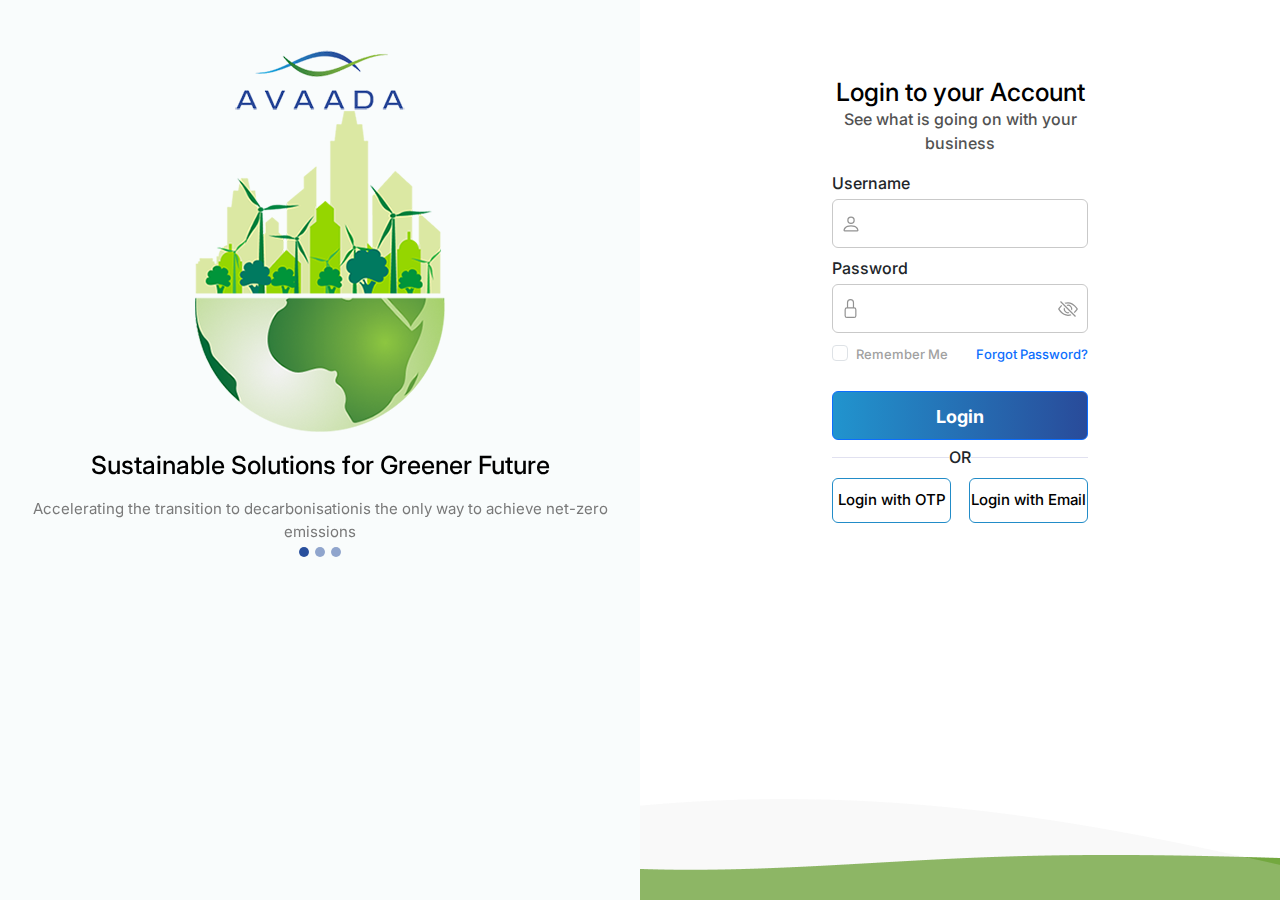
<file: index.html>
<!DOCTYPE html>
<html lang="en">
  <head>
    <meta charset="UTF-8" />
    <meta name="viewport" content="width=device-width, initial-scale=1.0" />
    <title>Avaada</title>

    <link rel="stylesheet" href="css/bootstrap.min.css" />
    <link rel="stylesheet" href="css/style.css" />
    <link rel="preconnect" href="https://fonts.googleapis.com" />
    <link rel="preconnect" href="https://fonts.gstatic.com" crossorigin />
    <link
      href="https://fonts.googleapis.com/css2?family=Inter:wght@300;400;500;600;700;800&display=swap"
      rel="stylesheet"
    />
  </head>
  <body>
    <section class="login-outer">
      <div class="container-fluid">
        <div class="row">
          <div class="col-md-6 login-left">
            <img src="images/avaada-group-logos.png" alt="" />

            <div class="login_slider_outer">
              <div
                id="carouselExampleDark"
                class="carousel carousel-dark slide"
                data-bs-ride="carousel"
              >
                <div class="carousel-indicators">
                  <button
                    type="button"
                    data-bs-target="#carouselExampleDark"
                    data-bs-slide-to="0"
                    class="active"
                    aria-current="true"
                    aria-label="Slide 1"
                  ></button>
                  <button
                    type="button"
                    data-bs-target="#carouselExampleDark"
                    data-bs-slide-to="1"
                    aria-label="Slide 2"
                  ></button>

                  <button
                    type="button"
                    data-bs-target="#carouselExampleDark"
                    data-bs-slide-to="2"
                    aria-label="Slide 3"
                  ></button>
                </div>
                <div class="carousel-inner">
                  <div class="carousel-item active" data-bs-interval="10000">
                    <img src="images/globe.png" alt="" />

                    <div class="carousel-caption d-none d-md-block">
                      <div class="sustain_heading">
                        Sustainable Solutions for Greener Future
                      </div>

                      <div class="sub_sustain_heading">
                        Accelerating the transition to decarbonisationis the
                        only way to achieve net-zero emissions
                      </div>
                    </div>
                  </div>
                  <div class="carousel-item" data-bs-interval="2000">
                    <img src="images/globe.png" alt="" />

                    <div class="carousel-caption d-none d-md-block">
                      <div class="sustain_heading">
                        Sustainable Solutions for Greener Future
                      </div>

                      <div class="sub_sustain_heading">
                        Accelerating the transition to decarbonisationis the
                        only way to achieve net-zero emissions
                      </div>
                    </div>
                  </div>
                  <div class="carousel-item">
                    <img src="images/globe.png" alt="" />
                    <div class="carousel-caption d-none d-md-block">
                      <div class="sustain_heading">
                        Sustainable Solutions for Greener Future
                      </div>

                      <div class="sub_sustain_heading">
                        Accelerating the transition to decarbonisationis the
                        only way to achieve net-zero emissions
                      </div>
                    </div>
                  </div>
                </div>
              </div>
            </div>
          </div>

          <div class="col-md-6 login-form-ot">
            <div class="login-form">
              <div class="text-center">
                <h3 class="title">Login to your Account</h3>
                <p>See what is going on with your business</p>
              </div>
              <form>
                <div class="mb-4 position-relative">
                  <label class="mb-1 text-dark">Username</label>
                  <input type="Username" class="form-control form-h" />

                  <span class="user"
                    ><svg
                      xmlns="http://www.w3.org/2000/svg"
                      width="20"
                      height="20"
                      fill="currentColor"
                      class="bi bi-person"
                      viewBox="0 0 16 16"
                    >
                      <path
                        d="M8 8a3 3 0 1 0 0-6 3 3 0 0 0 0 6m2-3a2 2 0 1 1-4 0 2 2 0 0 1 4 0m4 8c0 1-1 1-1 1H3s-1 0-1-1 1-4 6-4 6 3 6 4m-1-.004c-.001-.246-.154-.986-.832-1.664C11.516 10.68 10.289 10 8 10s-3.516.68-4.168 1.332c-.678.678-.83 1.418-.832 1.664z"
                      /></svg
                  ></span>
                </div>
                <div class="mb-4 position-relative">
                  <label class="mb-1 text-dark">Password</label>
                  <input type="password" class="form-control form-h" />

                  <span class="lock"
                    ><svg
                      xmlns="http://www.w3.org/2000/svg"
                      width="19"
                      height="19"
                      fill="currentColor"
                      class="bi bi-lock"
                      viewBox="0 0 16 16"
                    >
                      <path
                        d="M8 1a2 2 0 0 1 2 2v4H6V3a2 2 0 0 1 2-2m3 6V3a3 3 0 0 0-6 0v4a2 2 0 0 0-2 2v5a2 2 0 0 0 2 2h6a2 2 0 0 0 2-2V9a2 2 0 0 0-2-2M5 8h6a1 1 0 0 1 1 1v5a1 1 0 0 1-1 1H5a1 1 0 0 1-1-1V9a1 1 0 0 1 1-1"
                      /></svg
                  ></span>

                  <span class="show-pass eye">
                    <svg
                      xmlns="http://www.w3.org/2000/svg"
                      width="20"
                      height="20"
                      fill="currentColor"
                      class="bi bi-eye-slash"
                      viewBox="0 0 16 16"
                    >
                      <path
                        d="M13.359 11.238C15.06 9.72 16 8 16 8s-3-5.5-8-5.5a7 7 0 0 0-2.79.588l.77.771A6 6 0 0 1 8 3.5c2.12 0 3.879 1.168 5.168 2.457A13 13 0 0 1 14.828 8q-.086.13-.195.288c-.335.48-.83 1.12-1.465 1.755q-.247.248-.517.486z"
                      />
                      <path
                        d="M11.297 9.176a3.5 3.5 0 0 0-4.474-4.474l.823.823a2.5 2.5 0 0 1 2.829 2.829zm-2.943 1.299.822.822a3.5 3.5 0 0 1-4.474-4.474l.823.823a2.5 2.5 0 0 0 2.829 2.829"
                      />
                      <path
                        d="M3.35 5.47q-.27.24-.518.487A13 13 0 0 0 1.172 8l.195.288c.335.48.83 1.12 1.465 1.755C4.121 11.332 5.881 12.5 8 12.5c.716 0 1.39-.133 2.02-.36l.77.772A7 7 0 0 1 8 13.5C3 13.5 0 8 0 8s.939-1.721 2.641-3.238l.708.709zm10.296 8.884-12-12 .708-.708 12 12z"
                      />
                    </svg>
                  </span>
                </div>
                <div class="form-row d-flex justify-content-between mt-4 mb-2">
                  <div class="mb-4">
                    <div class="form-check custom-checkbox mb-3">
                      <input
                        type="checkbox"
                        class="form-check-input"
                        id="customCheckBox1"
                      />
                      <label class="form-check-label remember_me"
                        >Remember Me</label
                      >
                    </div>
                  </div>
                  <div class="mb-4">
                    <a href="#" class="btn-link text-primary for_pass"
                      >Forgot Password?</a
                    >
                  </div>
                </div>
                <div class="text-center mb-4">
                  <a
                    href="Projectlisting.html"
                    style="color: #fff; text-decoration: none"
                    class="btn btn-primary btn-log"
                    >Login</a
                  >
                </div>
                <h6 class="login-title"><span> OR </span></h6>

                <div class="mb-3 d-flex">
                  <a href="login_with_mobile.html" class="btn otp flex-fill"
                    >Login with OTP</a
                  >
                  <a href="login.html" class="btn otp flex-fill"
                    >Login with Email</a
                  >
                </div>
              </form>
            </div>
          </div>
        </div>
      </div>
    </section>

    <script src="js/popper.min.js"></script>
    <script src="js/bootstrap.min.js"></script>
  </body>
</html>
</file>
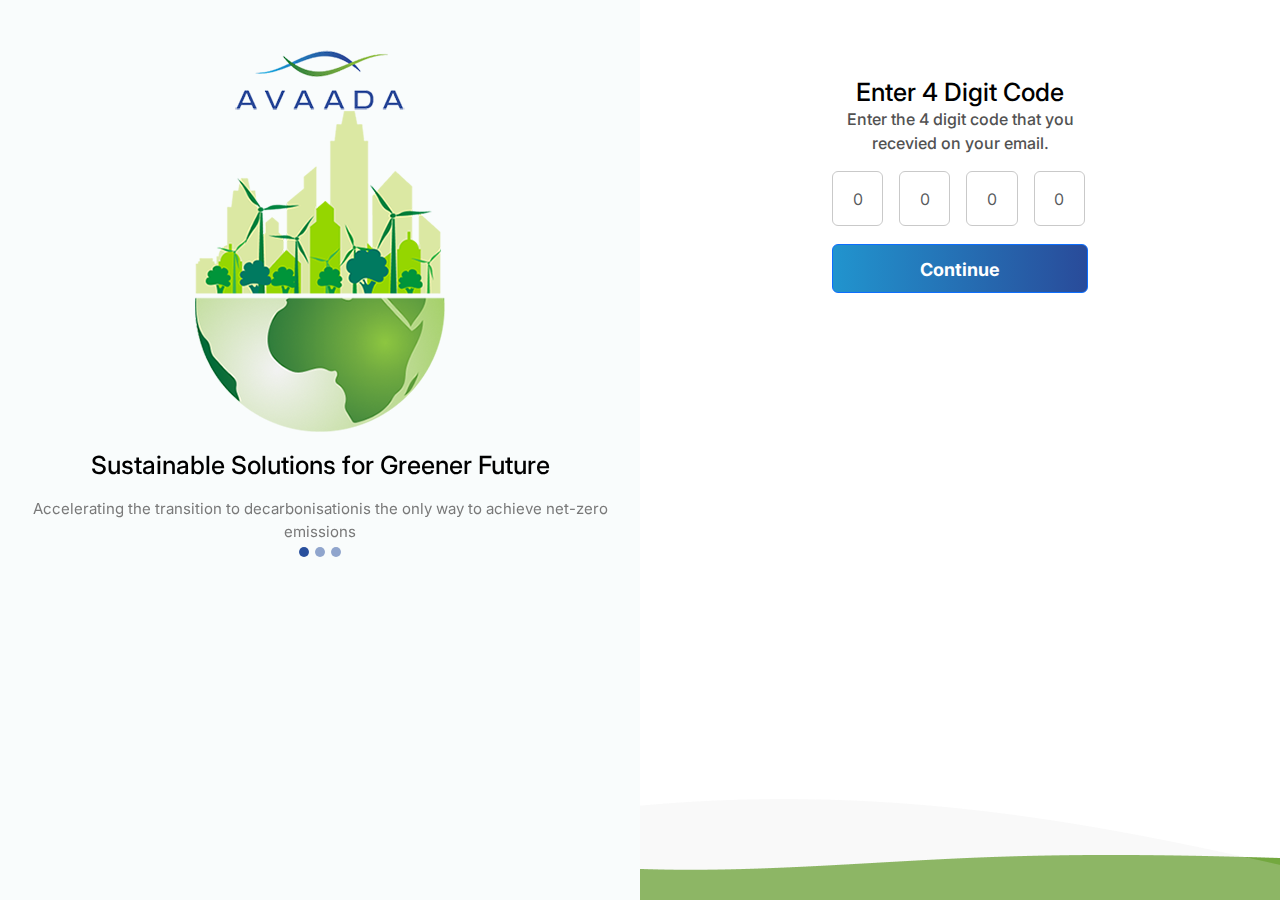
<file: 4digitcode.html>
<!DOCTYPE html>
<html lang="en">
  <head>
    <meta charset="UTF-8" />
    <meta name="viewport" content="width=device-width, initial-scale=1.0" />
    <title>Avaada</title>

    <link rel="stylesheet" href="css/bootstrap.min.css" />
    <link rel="stylesheet" href="css/style.css" />
    <link rel="preconnect" href="https://fonts.googleapis.com" />
    <link rel="preconnect" href="https://fonts.gstatic.com" crossorigin />
    <link
      href="https://fonts.googleapis.com/css2?family=Inter:wght@300;400;500;600;700;800&display=swap"
      rel="stylesheet"
    />
  </head>
  <body>
    <section class="login-outer">
      <div class="container-fluid">
        <div class="row">
          <div class="col-md-6 login-left">
            <img src="images/avaada-group-logos.png" alt="" />

            <div class="login_slider_outer">
              <div
                id="carouselExampleDark"
                class="carousel carousel-dark slide"
                data-bs-ride="carousel"
              >
                <div class="carousel-indicators">
                  <button
                    type="button"
                    data-bs-target="#carouselExampleDark"
                    data-bs-slide-to="0"
                    class="active"
                    aria-current="true"
                    aria-label="Slide 1"
                  ></button>
                  <button
                    type="button"
                    data-bs-target="#carouselExampleDark"
                    data-bs-slide-to="1"
                    aria-label="Slide 2"
                  ></button>

                  <button
                    type="button"
                    data-bs-target="#carouselExampleDark"
                    data-bs-slide-to="2"
                    aria-label="Slide 3"
                  ></button>
                </div>
                <div class="carousel-inner">
                  <div class="carousel-item active" data-bs-interval="10000">
                    <img src="images/globe.png" alt="" />

                    <div class="carousel-caption d-none d-md-block">
                      <div class="sustain_heading">
                        Sustainable Solutions for Greener Future
                      </div>

                      <div class="sub_sustain_heading">
                        Accelerating the transition to decarbonisationis the
                        only way to achieve net-zero emissions
                      </div>
                    </div>
                  </div>
                  <div class="carousel-item" data-bs-interval="2000">
                    <img src="images/globe.png" alt="" />

                    <div class="carousel-caption d-none d-md-block">
                      <div class="sustain_heading">
                        Sustainable Solutions for Greener Future
                      </div>

                      <div class="sub_sustain_heading">
                        Accelerating the transition to decarbonisationis the
                        only way to achieve net-zero emissions
                      </div>
                    </div>
                  </div>
                  <div class="carousel-item">
                    <img src="images/globe.png" alt="" />
                    <div class="carousel-caption d-none d-md-block">
                      <div class="sustain_heading">
                        Sustainable Solutions for Greener Future
                      </div>

                      <div class="sub_sustain_heading">
                        Accelerating the transition to decarbonisationis the
                        only way to achieve net-zero emissions
                      </div>
                    </div>
                  </div>
                </div>
              </div>
            </div>
          </div>

          <div class="col-md-6 login-form-ot">
            <div class="login-form">
              <div class="text-center">
                <h3 class="title">Enter 4 Digit Code</h3>
                <p>Enter the 4 digit code that you recevied on your email.</p>
              </div>
              <form>
                <div class="mb-4 position-relative">
                  <div class="password_main_listing_block">
                    <input
                      type="Username"
                      class="form-control form-hs"
                      placeholder="0"
                    />
                    <input
                      type="Username"
                      class="form-control form-hs"
                      placeholder="0"
                    />
                    <input
                      type="Username"
                      class="form-control form-hs"
                      placeholder="0"
                    />
                    <input
                      type="Username"
                      class="form-control form-hs"
                      placeholder="0"
                    />
                  </div>
                </div>

                <div class="text-center mb-4">
                  <a
                    href="Resetpassword.html"
                    style="color: #fff; text-decoration: none"
                    class="btn btn-primary btn-log"
                    >Continue</a
                  >
                </div>
              </form>
            </div>
          </div>
        </div>
      </div>
    </section>

    <script src="js/popper.min.js"></script>
    <script src="js/bootstrap.min.js"></script>
  </body>
</html>
</file>
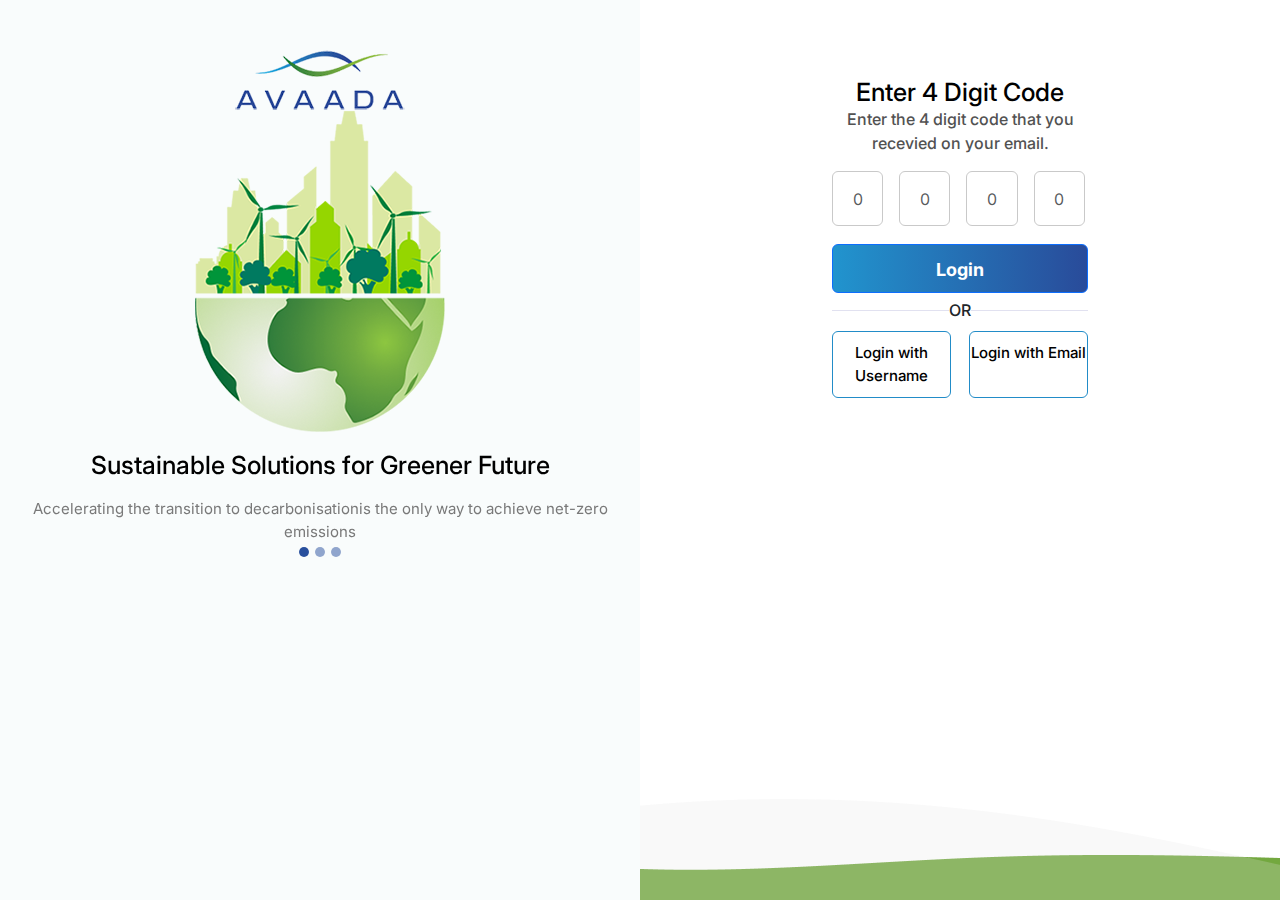
<file: 4digitcodemobile.html>
<!DOCTYPE html>
<html lang="en">
  <head>
    <meta charset="UTF-8" />
    <meta name="viewport" content="width=device-width, initial-scale=1.0" />
    <title>Avaada</title>

    <link rel="stylesheet" href="css/bootstrap.min.css" />
    <link rel="stylesheet" href="css/style.css" />
    <link rel="preconnect" href="https://fonts.googleapis.com" />
    <link rel="preconnect" href="https://fonts.gstatic.com" crossorigin />
    <link
      href="https://fonts.googleapis.com/css2?family=Inter:wght@300;400;500;600;700;800&display=swap"
      rel="stylesheet"
    />
  </head>
  <body>
    <section class="login-outer">
      <div class="container-fluid">
        <div class="row">
          <div class="col-md-6 login-left">
            <img src="images/avaada-group-logos.png" alt="" />

            <div class="login_slider_outer">
              <div
                id="carouselExampleDark"
                class="carousel carousel-dark slide"
                data-bs-ride="carousel"
              >
                <div class="carousel-indicators">
                  <button
                    type="button"
                    data-bs-target="#carouselExampleDark"
                    data-bs-slide-to="0"
                    class="active"
                    aria-current="true"
                    aria-label="Slide 1"
                  ></button>
                  <button
                    type="button"
                    data-bs-target="#carouselExampleDark"
                    data-bs-slide-to="1"
                    aria-label="Slide 2"
                  ></button>

                  <button
                    type="button"
                    data-bs-target="#carouselExampleDark"
                    data-bs-slide-to="2"
                    aria-label="Slide 3"
                  ></button>
                </div>
                <div class="carousel-inner">
                  <div class="carousel-item active" data-bs-interval="10000">
                    <img src="images/globe.png" alt="" />

                    <div class="carousel-caption d-none d-md-block">
                      <div class="sustain_heading">
                        Sustainable Solutions for Greener Future
                      </div>

                      <div class="sub_sustain_heading">
                        Accelerating the transition to decarbonisationis the
                        only way to achieve net-zero emissions
                      </div>
                    </div>
                  </div>
                  <div class="carousel-item" data-bs-interval="2000">
                    <img src="images/globe.png" alt="" />

                    <div class="carousel-caption d-none d-md-block">
                      <div class="sustain_heading">
                        Sustainable Solutions for Greener Future
                      </div>

                      <div class="sub_sustain_heading">
                        Accelerating the transition to decarbonisationis the
                        only way to achieve net-zero emissions
                      </div>
                    </div>
                  </div>
                  <div class="carousel-item">
                    <img src="images/globe.png" alt="" />
                    <div class="carousel-caption d-none d-md-block">
                      <div class="sustain_heading">
                        Sustainable Solutions for Greener Future
                      </div>

                      <div class="sub_sustain_heading">
                        Accelerating the transition to decarbonisationis the
                        only way to achieve net-zero emissions
                      </div>
                    </div>
                  </div>
                </div>
              </div>
            </div>
          </div>

          <div class="col-md-6 login-form-ot">
            <div class="login-form">
              <div class="text-center">
                <h3 class="title">Enter 4 Digit Code</h3>
                <p>Enter the 4 digit code that you recevied on your email.</p>
              </div>
              <form>
                <div class="mb-4 position-relative">
                  <div class="password_main_listing_block">
                    <input
                      type="Username"
                      class="form-control form-hs"
                      placeholder="0"
                    />
                    <input
                      type="Username"
                      class="form-control form-hs"
                      placeholder="0"
                    />
                    <input
                      type="Username"
                      class="form-control form-hs"
                      placeholder="0"
                    />
                    <input
                      type="Username"
                      class="form-control form-hs"
                      placeholder="0"
                    />
                  </div>
                </div>

                <div class="text-center mb-4">
                  <a
                    href="Projectlisting.html"
                    style="color: #fff; text-decoration: none"
                    class="btn btn-primary btn-log"
                    >Login</a
                  >
                </div>
                <h6 class="login-title"><span> OR </span></h6>

                <div class="mb-3 d-flex">
                  <a href="index.html" class="btn otp flex-fill"
                    >Login with Username</a
                  >
                  <a href="index.html" class="btn otp flex-fill"
                    >Login with Email</a
                  >
                </div>
              </form>
            </div>
          </div>
        </div>
      </div>
    </section>

    <script src="js/popper.min.js"></script>
    <script src="js/bootstrap.min.js"></script>
  </body>
</html>
</file>
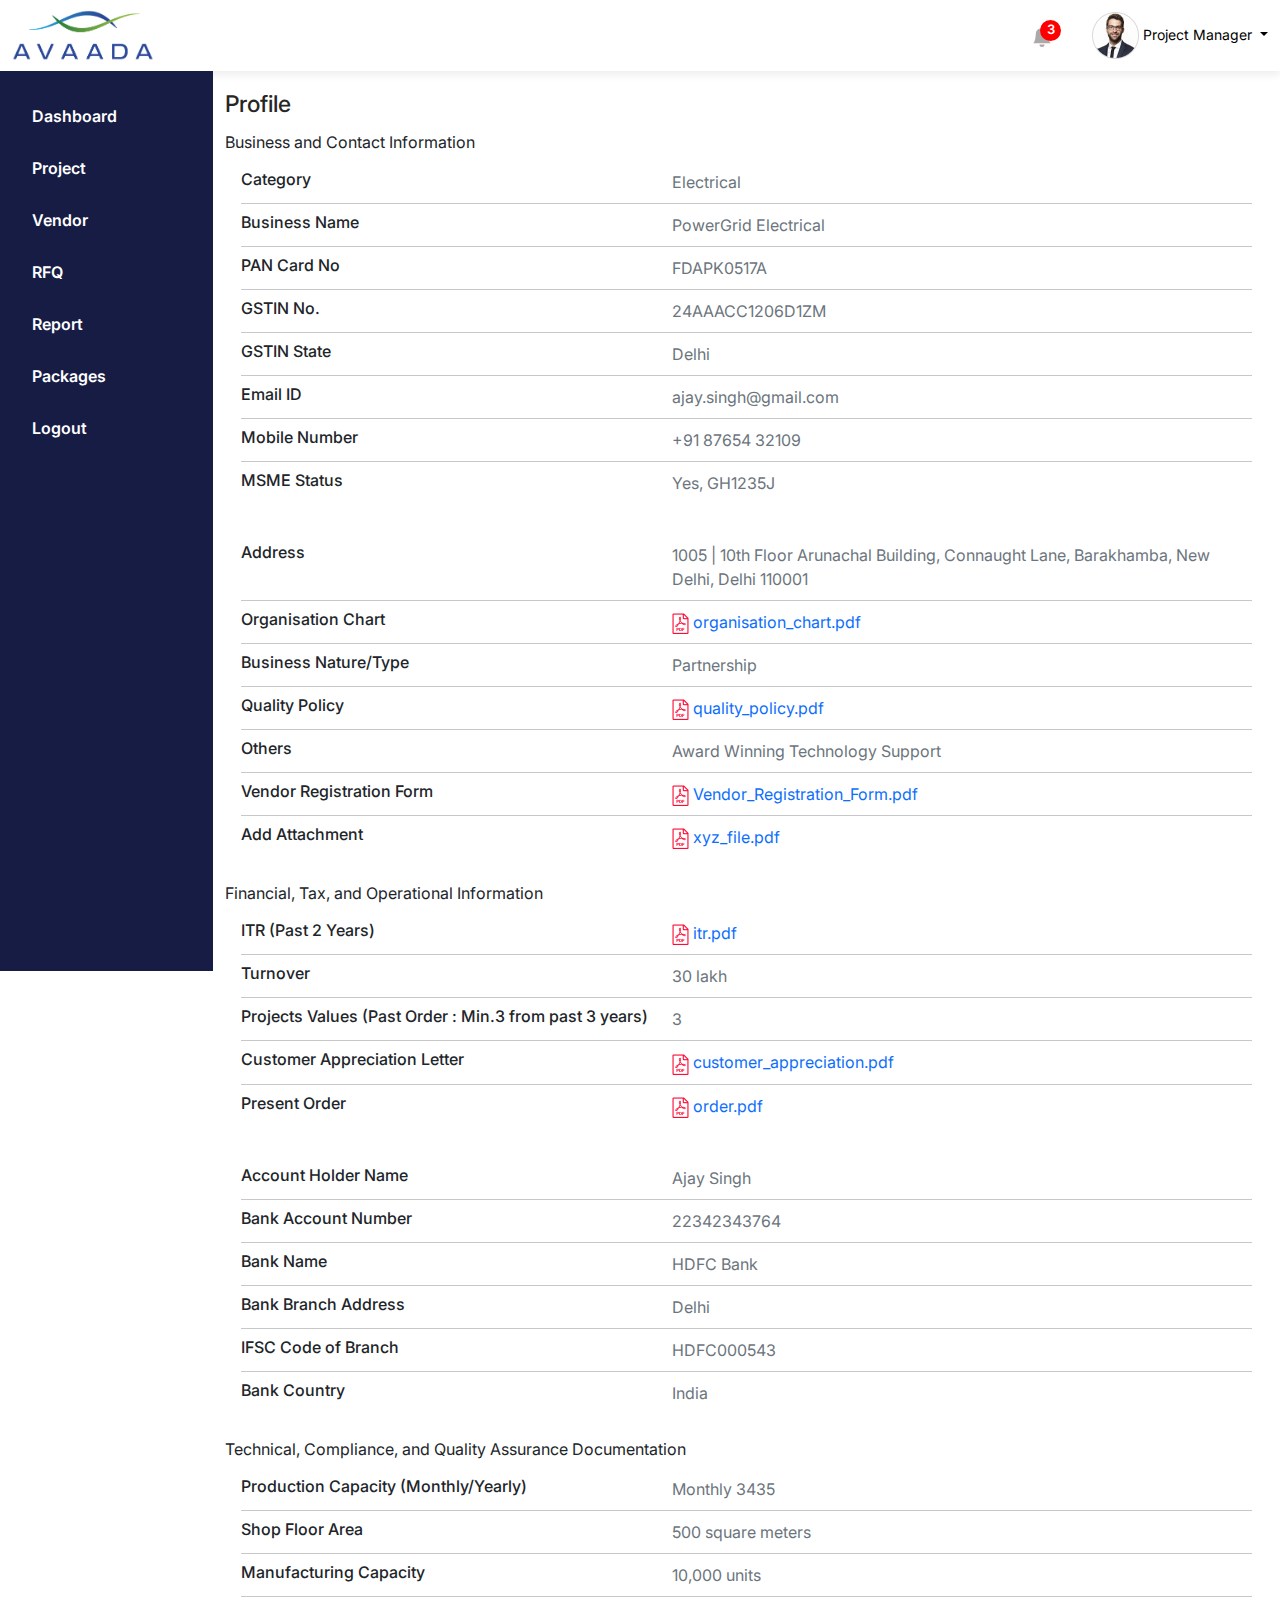
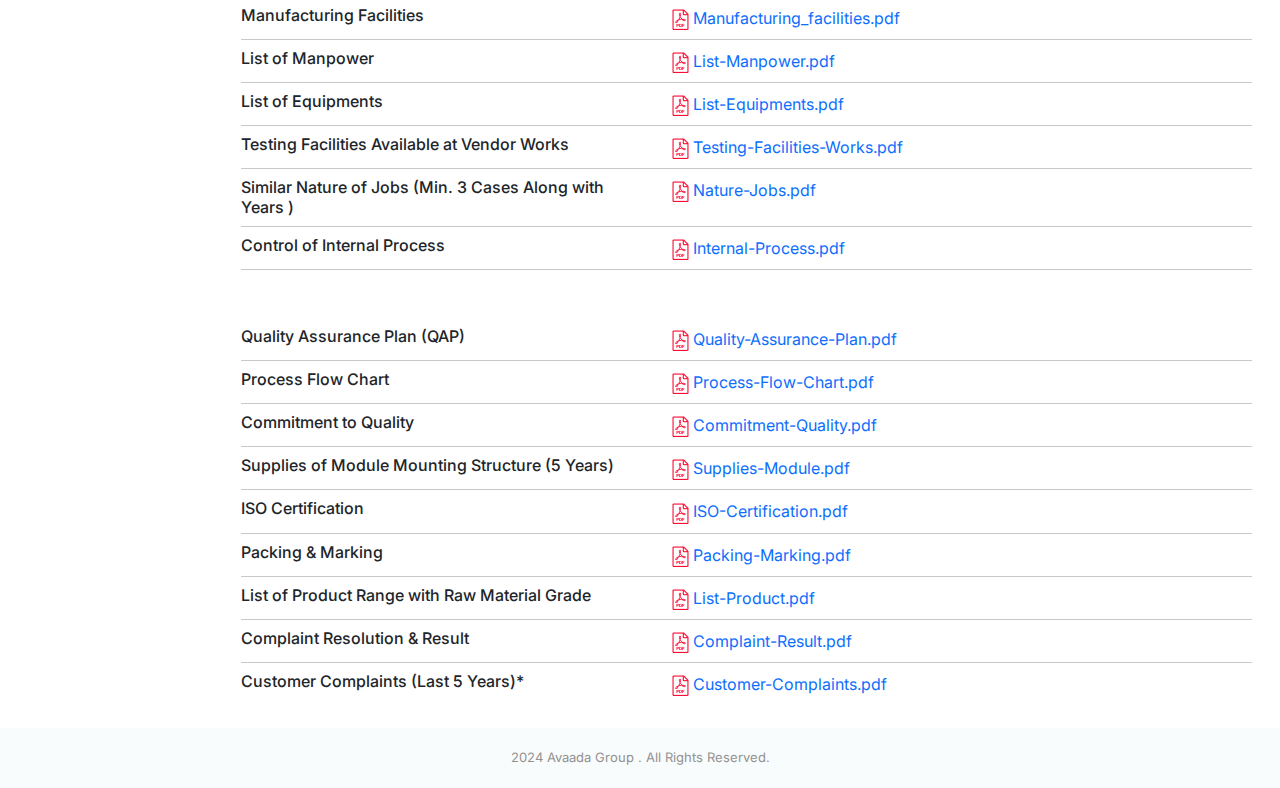
<file: account.html>
<!DOCTYPE html>
<html lang="en">
  <head>
    <meta charset="UTF-8" />
    <meta name="viewport" content="width=device-width, initial-scale=1.0" />
    <title>Avaada</title>

    <link rel="stylesheet" href="css/bootstrap.min.css" />
    <link rel="stylesheet" href="css/style.css" />
    <link rel="preconnect" href="https://fonts.googleapis.com" />
    <link rel="preconnect" href="https://fonts.gstatic.com" crossorigin />
    <link
      href="https://fonts.googleapis.com/css2?family=Inter:wght@300;400;500;600;700;800&display=swap"
      rel="stylesheet"
    />
  </head>
  <body>
    <header>
      <div class="container-fluid">
        <div class="row">
          <div class="col-md-2">
            <a href="Projectlisting.html"
              ><img src="images/logo.png" alt="" height="51"
            /></a>
          </div>

          <div class="col-md-5 ms-auto invites_log">
            <div class="notification">
              <a
                class="dropdown-toggle"
                href="#"
                role="button"
                data-bs-toggle="dropdown"
                aria-expanded="false"
              >
                <svg
                  xmlns="http://www.w3.org/2000/svg"
                  width="20"
                  height="20"
                  fill="currentColor"
                  class="bi bi-bell-fill"
                  viewBox="0 0 16 16"
                >
                  <path
                    d="M8 16a2 2 0 0 0 2-2H6a2 2 0 0 0 2 2m.995-14.901a1 1 0 1 0-1.99 0A5 5 0 0 0 3 6c0 1.098-.5 6-2 7h14c-1.5-1-2-5.902-2-7 0-2.42-1.72-4.44-4.005-4.901"
                  />
                </svg>

                <div class="circle">3</div>
              </a>

              <div class="dropdown">
                <div class="notifications dropdown-menu">
                  <div class="notifications_heading justify-content-between">
                    Notifications

                    <span>4 New</span>
                  </div>

                  <div class="notifications_inside">
                    <ul>
                      <li>
                        <a href="#"
                          >We are pleased to inform you that your submitted
                          documents have been</a
                        >
                        <div class="time_outer">
                          <img src="images/time.png" alt="" /> 30 Min Ago
                        </div>
                      </li>

                      <li>
                        <a href="#"
                          >We are pleased to inform you that your submitted
                          documents have been</a
                        >
                        <div class="time_outer">
                          <img src="images/time.png" alt="" /> 47 Min Ago
                        </div>
                      </li>

                      <li>
                        <a href="#"
                          >We are pleased to inform you that your submitted
                          documents have been</a
                        >
                        <div class="time_outer">
                          <img src="images/time.png" alt="" /> 1 Day Ago
                        </div>
                      </li>
                    </ul>
                  </div>
                </div>
              </div>
            </div>

            <div class="user_box">
              <img src="images/profile_pic.png" alt="" />
              <a
                class="dropdown-toggle"
                href="#"
                role="button"
                data-bs-toggle="dropdown"
                aria-expanded="false"
              >
                Project Manager
              </a>

              <div class="dropdown">
                <ul class="dropdown-menu">
                  <li>
                    <a class="dropdown-item" href="account.html">Profile </a>
                  </li>
                  <li><a class="dropdown-item" href="#">Settings</a></li>

                  <li><a class="dropdown-item" href="index.html">Logout</a></li>
                </ul>
              </div>
            </div>
          </div>
        </div>
      </div>
    </header>

    <section>
      <div class="container-fluid">
        <div class="row">
          <div class="col-md-2 left_menu">
            <ul>
              <li><a href="#">Dashboard</a></li>
              <li><a href="Projectlisting.html">Project</a></li>
              <li><a href="existing_vendors.html">Vendor</a></li>
              <li><a href="RFQlisting.html">RFQ</a></li>
              <li><a href="#">Report</a></li>
              <li><a href="Packageslisting.html">Packages</a></li>
              <li><a href="#">Logout</a></li>
              <!-- <li><a href="#">Accounts</a></li> -->
            </ul>
          </div>

          <div class="col-md-10">
            <div class="heading_search_outer">
              <div class="main_heading"><h1>Profile</h1></div>
            </div>

            <div class="row">
              <div class="col-md-12">
                <div class="account_box">
                  <div class="account_hd">Business and Contact Information</div>

                  <div class="account_in justify-content-between">
                    <div class="card mb-3 card_change">
                      <div class="card-body">
                        <div class="row">
                          <div class="col-sm-5">
                            <h6 class="mb-0">Category</h6>
                          </div>
                          <div class="col-sm-7 text-secondary">Electrical</div>
                        </div>
                        <hr />
                        <div class="row">
                          <div class="col-sm-5">
                            <h6 class="mb-0">Business Name</h6>
                          </div>
                          <div class="col-sm-7 text-secondary">
                            PowerGrid Electrical
                          </div>
                        </div>
                        <hr />
                        <div class="row">
                          <div class="col-sm-5">
                            <h6 class="mb-0">PAN Card No</h6>
                          </div>
                          <div class="col-sm-7 text-secondary">FDAPK0517A</div>
                        </div>
                        <hr />
                        <div class="row">
                          <div class="col-sm-5">
                            <h6 class="mb-0">GSTIN No.</h6>
                          </div>
                          <div class="col-sm-7 text-secondary">
                            24AAACC1206D1ZM
                          </div>
                        </div>
                        <hr />
                        <div class="row">
                          <div class="col-sm-5">
                            <h6 class="mb-0">GSTIN State</h6>
                          </div>
                          <div class="col-sm-7 text-secondary">Delhi</div>
                        </div>

                        <hr />
                        <div class="row">
                          <div class="col-sm-5">
                            <h6 class="mb-0">Email ID</h6>
                          </div>
                          <div class="col-sm-7 text-secondary">
                            ajay.singh@gmail.com
                          </div>
                        </div>

                        <hr />
                        <div class="row">
                          <div class="col-sm-5">
                            <h6 class="mb-0">Mobile Number</h6>
                          </div>
                          <div class="col-sm-7 text-secondary">
                            +91 87654 32109
                          </div>
                        </div>

                        <hr />
                        <div class="row">
                          <div class="col-sm-5">
                            <h6 class="mb-0">MSME Status</h6>
                          </div>
                          <div class="col-sm-7 text-secondary">
                            Yes, GH1235J
                          </div>
                        </div>
                      </div>
                    </div>

                    <div class="card mb-3 card_change">
                      <div class="card-body">
                        <div class="row">
                          <div class="col-sm-5">
                            <h6 class="mb-0">Address</h6>
                          </div>
                          <div class="col-sm-7 text-secondary">
                            1005 | 10th Floor Arunachal Building, Connaught
                            Lane, Barakhamba, New Delhi, Delhi 110001
                          </div>
                        </div>

                        <hr />

                        <div class="row">
                          <div class="col-sm-5">
                            <h6 class="mb-0">Organisation Chart</h6>
                          </div>
                          <div class="col-sm-7 text-secondary">
                            <img src="images/pdf.png" alt="" />
                            <a href="#"> organisation_chart.pdf </a>
                          </div>
                        </div>

                        <hr />
                        <div class="row">
                          <div class="col-sm-5">
                            <h6 class="mb-0">Business Nature/Type</h6>
                          </div>
                          <div class="col-sm-7 text-secondary">Partnership</div>
                        </div>

                        <hr />
                        <div class="row">
                          <div class="col-sm-5">
                            <h6 class="mb-0">Quality Policy</h6>
                          </div>
                          <div class="col-sm-7 text-secondary">
                            <img src="images/pdf.png" alt="" />
                            <a href="#"> quality_policy.pdf </a>
                          </div>
                        </div>

                        <hr />
                        <div class="row">
                          <div class="col-sm-5">
                            <h6 class="mb-0">Others</h6>
                          </div>
                          <div class="col-sm-7 text-secondary">
                            Award Winning Technology Support
                          </div>
                        </div>

                        <hr />
                        <div class="row">
                          <div class="col-sm-5">
                            <h6 class="mb-0">Vendor Registration Form</h6>
                          </div>
                          <div class="col-sm-7 text-secondary">
                            <img src="images/pdf.png" alt="" />
                            <a href="#"> Vendor_Registration_Form.pdf </a>
                          </div>
                        </div>

                        <hr />
                        <div class="row">
                          <div class="col-sm-5">
                            <h6 class="mb-0">Add Attachment</h6>
                          </div>
                          <div class="col-sm-7 text-secondary">
                            <img src="images/pdf.png" alt="" />
                            <a href="#"> xyz_file.pdf </a>
                          </div>
                        </div>
                      </div>
                    </div>
                  </div>
                </div>
              </div>

              <div class="col-md-12">
                <div class="account_box">
                  <div class="account_hd">
                    Financial, Tax, and Operational Information
                  </div>

                  <div class="account_in justify-content-between">
                    <div class="card mb-3 card_change">
                      <div class="card-body">
                        <div class="row">
                          <div class="col-sm-5">
                            <h6 class="mb-0">ITR (Past 2 Years)</h6>
                          </div>
                          <div class="col-sm-7 text-secondary">
                            <img src="images/pdf.png" alt="" />
                            <a href="#"> itr.pdf </a>
                          </div>
                        </div>
                        <hr />

                        <div class="row">
                          <div class="col-sm-5">
                            <h6 class="mb-0">Turnover</h6>
                          </div>
                          <div class="col-sm-7 text-secondary">30 lakh</div>
                        </div>
                        <hr />
                        <div class="row">
                          <div class="col-sm-5">
                            <h6 class="mb-0">
                              Projects Values (Past Order : Min.3 from past 3
                              years)
                            </h6>
                          </div>
                          <div class="col-sm-7 text-secondary">3</div>
                        </div>
                        <hr />
                        <div class="row">
                          <div class="col-sm-5">
                            <h6 class="mb-0">Customer Appreciation Letter</h6>
                          </div>
                          <div class="col-sm-7 text-secondary">
                            <img src="images/pdf.png" alt="" />
                            <a href="#"> customer_appreciation.pdf </a>
                          </div>
                        </div>

                        <hr />
                        <div class="row">
                          <div class="col-sm-5">
                            <h6 class="mb-0">Present Order</h6>
                          </div>
                          <div class="col-sm-7 text-secondary">
                            <img src="images/pdf.png" alt="" />
                            <a href="#"> order.pdf </a>
                          </div>
                        </div>
                      </div>
                    </div>

                    <div class="card mb-3 card_change">
                      <div class="card-body">
                        <div class="row">
                          <div class="col-sm-5">
                            <h6 class="mb-0">Account Holder Name</h6>
                          </div>
                          <div class="col-sm-7 text-secondary">Ajay Singh</div>
                        </div>
                        <hr />

                        <div class="row">
                          <div class="col-sm-5">
                            <h6 class="mb-0">Bank Account Number</h6>
                          </div>
                          <div class="col-sm-7 text-secondary">22342343764</div>
                        </div>
                        <hr />
                        <div class="row">
                          <div class="col-sm-5">
                            <h6 class="mb-0">Bank Name</h6>
                          </div>
                          <div class="col-sm-7 text-secondary">HDFC Bank</div>
                        </div>
                        <hr />
                        <div class="row">
                          <div class="col-sm-5">
                            <h6 class="mb-0">Bank Branch Address</h6>
                          </div>
                          <div class="col-sm-7 text-secondary">Delhi</div>
                        </div>

                        <hr />
                        <div class="row">
                          <div class="col-sm-5">
                            <h6 class="mb-0">IFSC Code of Branch</h6>
                          </div>
                          <div class="col-sm-7 text-secondary">HDFC000543</div>
                        </div>

                        <hr />
                        <div class="row">
                          <div class="col-sm-5">
                            <h6 class="mb-0">Bank Country</h6>
                          </div>
                          <div class="col-sm-7 text-secondary">India</div>
                        </div>
                      </div>
                    </div>
                  </div>
                </div>
              </div>

              <div class="col-md-12">
                <div class="account_box">
                  <div class="account_hd">
                    Technical, Compliance, and Quality Assurance Documentation
                  </div>

                  <div class="account_in justify-content-between">
                    <div class="card mb-3 card_change">
                      <div class="card-body">
                        <div class="row">
                          <div class="col-sm-5">
                            <h6 class="mb-0">
                              Production Capacity (Monthly/Yearly)
                            </h6>
                          </div>
                          <div class="col-sm-7 text-secondary">
                            Monthly 3435
                          </div>
                        </div>
                        <hr />
                        <div class="row">
                          <div class="col-sm-5">
                            <h6 class="mb-0">Shop Floor Area</h6>
                          </div>
                          <div class="col-sm-7 text-secondary">
                            500 square meters
                          </div>
                        </div>
                        <hr />
                        <div class="row">
                          <div class="col-sm-5">
                            <h6 class="mb-0">Manufacturing Capacity</h6>
                          </div>
                          <div class="col-sm-7 text-secondary">
                            10,000 units
                          </div>
                        </div>
                        <hr />
                        <div class="row">
                          <div class="col-sm-5">
                            <h6 class="mb-0">Manufacturing Facilities</h6>
                          </div>
                          <div class="col-sm-7 text-secondary">
                            <img src="images/pdf.png" alt="" />
                            <a href="#"> Manufacturing_facilities.pdf </a>
                          </div>
                        </div>
                        <hr />
                        <div class="row">
                          <div class="col-sm-5">
                            <h6 class="mb-0">List of Manpower</h6>
                          </div>
                          <div class="col-sm-7 text-secondary">
                            <img src="images/pdf.png" alt="" />
                            <a href="#"> List-Manpower.pdf </a>
                          </div>
                        </div>

                        <hr />
                        <div class="row">
                          <div class="col-sm-5">
                            <h6 class="mb-0">List of Equipments</h6>
                          </div>
                          <div class="col-sm-7 text-secondary">
                            <img src="images/pdf.png" alt="" />
                            <a href="#"> List-Equipments.pdf </a>
                          </div>
                        </div>

                        <hr />
                        <div class="row">
                          <div class="col-sm-5">
                            <h6 class="mb-0">
                              Testing Facilities Available at Vendor Works
                            </h6>
                          </div>
                          <div class="col-sm-7 text-secondary">
                            <img src="images/pdf.png" alt="" />
                            <a href="#"> Testing-Facilities-Works.pdf </a>
                          </div>
                        </div>

                        <hr />
                        <div class="row">
                          <div class="col-sm-5">
                            <h6 class="mb-0">
                              Similar Nature of Jobs (Min. 3 Cases Along with
                              Years )
                            </h6>
                          </div>
                          <div class="col-sm-7 text-secondary">
                            <img src="images/pdf.png" alt="" />
                            <a href="#"> Nature-Jobs.pdf </a>
                          </div>
                        </div>

                        <hr />
                        <div class="row">
                          <div class="col-sm-5">
                            <h6 class="mb-0">Control of Internal Process</h6>
                          </div>
                          <div class="col-sm-7 text-secondary">
                            <img src="images/pdf.png" alt="" />
                            <a href="#"> Internal-Process.pdf </a>
                          </div>
                        </div>

                        <hr />
                      </div>
                    </div>

                    <div class="card mb-3 card_change">
                      <div class="card-body">
                        <div class="row">
                          <div class="col-sm-5">
                            <h6 class="mb-0">Quality Assurance Plan (QAP)</h6>
                          </div>
                          <div class="col-sm-7 text-secondary">
                            <img src="images/pdf.png" alt="" />
                            <a href="#"> Quality-Assurance-Plan.pdf </a>
                          </div>
                        </div>

                        <hr />

                        <div class="row">
                          <div class="col-sm-5">
                            <h6 class="mb-0">Process Flow Chart</h6>
                          </div>
                          <div class="col-sm-7 text-secondary">
                            <img src="images/pdf.png" alt="" />
                            <a href="#"> Process-Flow-Chart.pdf </a>
                          </div>
                        </div>

                        <hr />
                        <div class="row">
                          <div class="col-sm-5">
                            <h6 class="mb-0">Commitment to Quality</h6>
                          </div>
                          <div class="col-sm-7 text-secondary">
                            <img src="images/pdf.png" alt="" />
                            <a href="#"> Commitment-Quality.pdf </a>
                          </div>
                        </div>

                        <hr />
                        <div class="row">
                          <div class="col-sm-5">
                            <h6 class="mb-0">
                              Supplies of Module Mounting Structure (5 Years)
                            </h6>
                          </div>
                          <div class="col-sm-7 text-secondary">
                            <img src="images/pdf.png" alt="" />
                            <a href="#"> Supplies-Module.pdf </a>
                          </div>
                        </div>

                        <hr />
                        <div class="row">
                          <div class="col-sm-5">
                            <h6 class="mb-0">ISO Certification</h6>
                          </div>
                          <div class="col-sm-7 text-secondary">
                            <img src="images/pdf.png" alt="" />
                            <a href="#"> ISO-Certification.pdf </a>
                          </div>
                        </div>

                        <hr />
                        <div class="row">
                          <div class="col-sm-5">
                            <h6 class="mb-0">Packing &amp; Marking</h6>
                          </div>
                          <div class="col-sm-7 text-secondary">
                            <img src="images/pdf.png" alt="" />
                            <a href="#"> Packing-Marking.pdf </a>
                          </div>
                        </div>

                        <hr />
                        <div class="row">
                          <div class="col-sm-5">
                            <h6 class="mb-0">
                              List of Product Range with Raw Material Grade
                            </h6>
                          </div>
                          <div class="col-sm-7 text-secondary">
                            <img src="images/pdf.png" alt="" />
                            <a href="#"> List-Product.pdf </a>
                          </div>
                        </div>

                        <hr />
                        <div class="row">
                          <div class="col-sm-5">
                            <h6 class="mb-0">
                              Complaint Resolution &amp; Result
                            </h6>
                          </div>
                          <div class="col-sm-7 text-secondary">
                            <img src="images/pdf.png" alt="" />
                            <a href="#"> Complaint-Result.pdf </a>
                          </div>
                        </div>

                        <hr />
                        <div class="row">
                          <div class="col-sm-5">
                            <h6 class="mb-0">
                              Customer Complaints (Last 5 Years)*
                            </h6>
                          </div>
                          <div class="col-sm-7 text-secondary">
                            <img src="images/pdf.png" alt="" />
                            <a href="#"> Customer-Complaints.pdf </a>
                          </div>
                        </div>
                      </div>
                    </div>
                  </div>
                </div>
              </div>
            </div>
          </div>
        </div>
      </div>
    </section>

    <footer class="top_remove">2024 Avaada Group . All Rights Reserved.</footer>

    <script src="js/popper.min.js"></script>
    <script src="js/bootstrap.min.js"></script>
  </body>
</html>
</file>
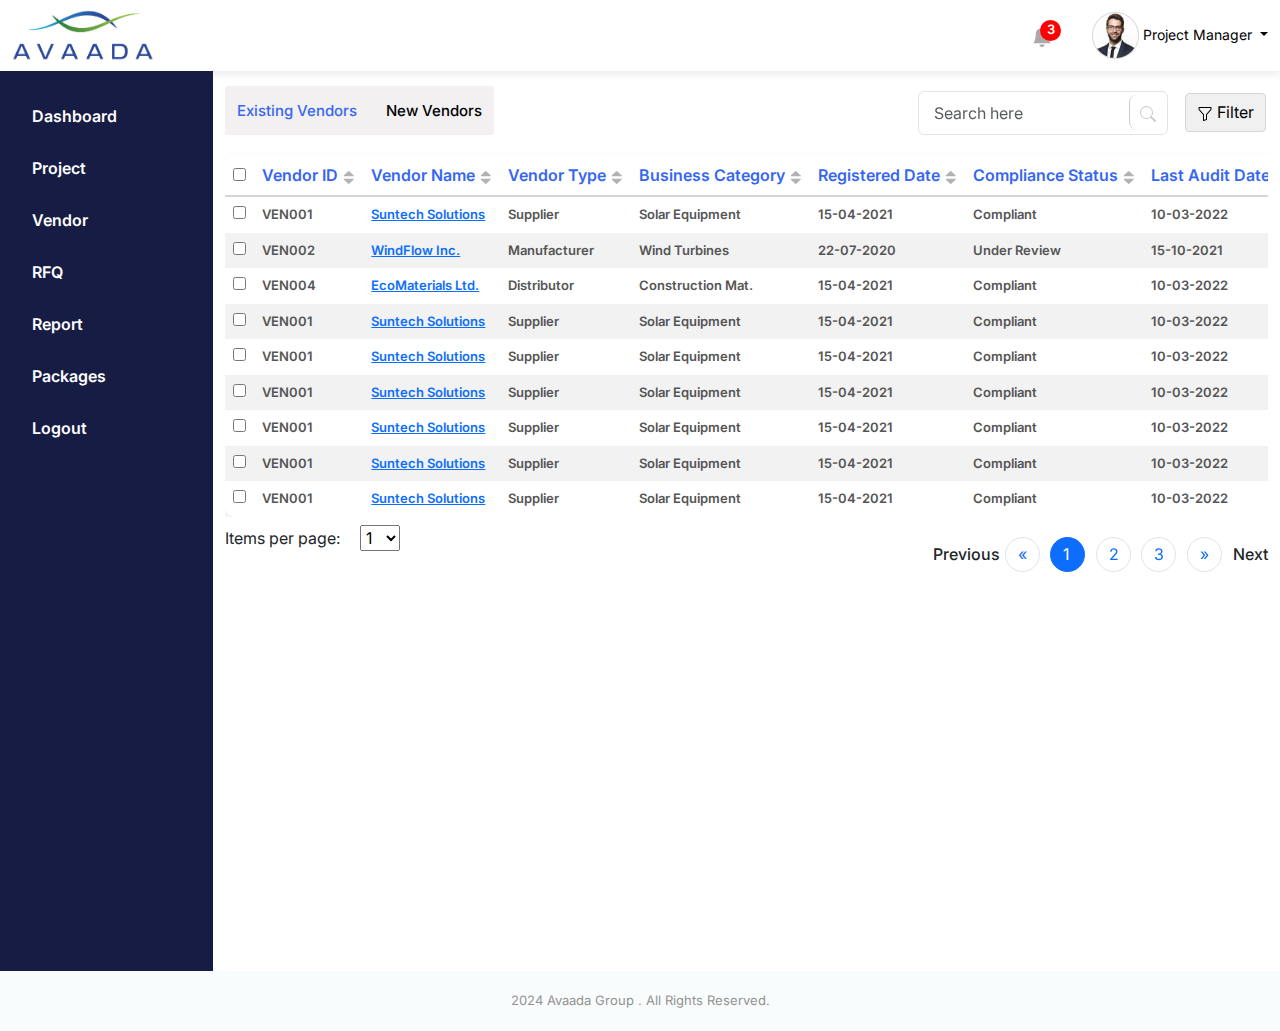
<file: existing_vendors.html>
<!DOCTYPE html>
<html lang="en">
  <head>
    <meta charset="UTF-8" />
    <meta name="viewport" content="width=device-width, initial-scale=1.0" />
    <title>Avaada</title>
    <link rel="stylesheet" href="css/bootstrap.min.css" />
    <link rel="stylesheet" href="css/style.css" />
    <link rel="preconnect" href="https://fonts.googleapis.com" />
    <link rel="preconnect" href="https://fonts.gstatic.com" crossorigin />
    <link
      href="https://fonts.googleapis.com/css2?family=Inter:wght@300;400;500;600;700;800&display=swap"
      rel="stylesheet"
    />
  </head>
  <body>
    <header>
      <div class="container-fluid">
        <div class="row">
          <div class="col-md-2">
            <a href="existing_vendors.html"
              ><img src="images/logo.png" alt="" height="51""></a
            >
          </div>

          <div class="col-md-5 ms-auto invites_log1">
            <div class="invites"></div>

            <div class="notification">
              <a
                class="dropdown-toggle"
                href="#"
                role="button"
                data-bs-toggle="dropdown"
                aria-expanded="false"
              >
                <svg
                  xmlns="http://www.w3.org/2000/svg"
                  width="20"
                  height="20"
                  fill="currentColor"
                  class="bi bi-bell-fill"
                  viewBox="0 0 16 16"
                >
                  <path
                    d="M8 16a2 2 0 0 0 2-2H6a2 2 0 0 0 2 2m.995-14.901a1 1 0 1 0-1.99 0A5 5 0 0 0 3 6c0 1.098-.5 6-2 7h14c-1.5-1-2-5.902-2-7 0-2.42-1.72-4.44-4.005-4.901"
                  />
                </svg>

                <div class="circle">3</div>
              </a>

              <div class="dropdown">
                <div class="notifications dropdown-menu">
                  <div class="notifications_heading justify-content-between">
                    Notifications

                    <span>2 New</span>
                  </div>

                  <div class="notifications_inside">
                    <ul>
                      <li>
                        <a href="#"
                          >New vendor details submitted: Vendor Code VND205</a
                        >
                        <div class="time_outer">
                          <img src="images/time.png" alt="" /> 30 Min Ago
                        </div>
                      </li>

                      <li>
                        <a href="#"
                          >Vendor details received: Vendor Code VND203, Name -
                          MechCorp Engineering.</a
                        >
                        <div class="time_outer">
                          <img src="images/time.png" alt="" /> 47 Min Ago
                        </div>
                      </li>
                    </ul>
                  </div>
                </div>
              </div>
            </div>

            <div class="user_box">
              <img src="images/profile_pic.png" alt="" />
              <a
                class="dropdown-toggle"
                href="#"
                role="button"
                data-bs-toggle="dropdown"
                aria-expanded="false"
              >
                Project Manager
              </a>

              <div class="dropdown">
                <ul class="dropdown-menu">
                  <li><a class="dropdown-item" href="#">Profile </a></li>
                  <li><a class="dropdown-item" href="#">Settings</a></li>
                  <li><a class="dropdown-item" href="#">Logout</a></li>
                </ul>
              </div>
            </div>
          </div>
        </div>
      </div>
    </header>

    <section>
      <div class="container-fluid">
        <div class="row">
          <div class="col-md-2 left_menu">
            <ul>
              <li><a href="#">Dashboard</a></li>
              <li><a href="Projectlisting.html">Project</a></li>
              <li><a href="existing_vendors.html">Vendor</a></li>
              <li><a href="RFQlisting.html">RFQ</a></li>
              <li><a href="#">Report</a></li>
              <li><a href="Packageslisting.html">Packages</a></li>
              <li><a href="#">Logout</a></li>
              <!-- <li><a href="#">Accounts</a></li> -->
            </ul>
          </div>

          <div class="col-md-10">
            <div class="heading_search_outer d">
              <div class="main_heading_lets">
                <h4 class="vendor1">Existing Vendors</h4>

                <h4 class="vendor">
                  <a href="newvendors.html">New Vendors</a>
                </h4>
              </div>

              <div class="search_filter_outer ms-auto">
                <div class="search_main">
                  <div id="custom-search-input">
                    <div class="input-group col-md-12">
                      <input
                        type="text"
                        class="form-control input-lg"
                        placeholder="Search here"
                      />
                      <span class="input-group-btn">
                        <button class="btn btn-info btn-lg" type="button">
                          <span class="glyphicon glyphicon-search"
                            ><svg
                              xmlns="http://www.w3.org/2000/svg"
                              width="16"
                              height="16"
                              fill="currentColor"
                              class="bi bi-search"
                              viewBox="0 0 16 16"
                            >
                              <path
                                d="M11.742 10.344a6.5 6.5 0 1 0-1.397 1.398h-.001q.044.06.098.115l3.85 3.85a1 1 0 0 0 1.415-1.414l-3.85-3.85a1 1 0 0 0-.115-.1zM12 6.5a5.5 5.5 0 1 1-11 0 5.5 5.5 0 0 1 11 0"
                              /></svg
                          ></span>
                        </button>
                      </span>
                    </div>
                  </div>
                </div>

                <div class="filter_main">
                  <button>
                    <span
                      ><svg
                        xmlns="http://www.w3.org/2000/svg"
                        width="16"
                        height="16"
                        fill="currentColor"
                        class="bi bi-funnel"
                        viewBox="0 0 16 16"
                      >
                        <path
                          d="M1.5 1.5A.5.5 0 0 1 2 1h12a.5.5 0 0 1 .5.5v2a.5.5 0 0 1-.128.334L10 8.692V13.5a.5.5 0 0 1-.342.474l-3 1A.5.5 0 0 1 6 14.5V8.692L1.628 3.834A.5.5 0 0 1 1.5 3.5zm1 .5v1.308l4.372 4.858A.5.5 0 0 1 7 8.5v5.306l2-.666V8.5a.5.5 0 0 1 .128-.334L13.5 3.308V2z"
                        /></svg
                    ></span>
                    Filter
                  </button>
                </div>
              </div>
            </div>

            <div class="listing_main" style="overflow-x: scroll">
              <table>
                <thead>
                  <tr>
                    <th><input type="checkbox" /></th>
                    <th class="vendor_tabel">
                      Vendor ID
                      <img src="images/ascending_descending.jpg" alt="" />
                    </th>
                    <th class="vendor_tabel">
                      Vendor Name
                      <img src="images/ascending_descending.jpg" alt="" />
                    </th>
                    <th class="vendor_tabel">
                      Vendor Type
                      <img src="images/ascending_descending.jpg" alt="" />
                    </th>
                    <th class="vendor_tabel">
                      Business Category
                      <img src="images/ascending_descending.jpg" alt="" />
                    </th>
                    <th class="vendor_tabel">
                      Registered Date
                      <img src="images/ascending_descending.jpg" alt="" />
                    </th>
                    <th class="vendor_tabel">
                      Compliance Status
                      <img src="images/ascending_descending.jpg" alt="" />
                    </th>
                    <th class="vendor_tabel">
                      Last Audit Date
                      <img src="images/ascending_descending.jpg" alt="" />
                    </th>
                    <th class="vendor_tabel">
                      Performance Rating
                      <img src="images/ascending_descending.jpg" alt="" />
                    </th>
                    <th class="vendor_tabel">
                      Contact Person
                      <img src="images/ascending_descending.jpg" alt="" />
                    </th>
                    <th class="vendor_tabel">
                      Contact Number
                      <img src="images/ascending_descending.jpg" alt="" />
                    </th>
                    <th class="vendor_tabel">
                      Email Address
                      <img src="images/ascending_descending.jpg" alt="" />
                    </th>
                    <th class="vendor_tabel">
                      Physical Address
                      <img src="images/ascending_descending.jpg" alt="" />
                    </th>
                    <th class="vendor_tabel">
                      City/Location
                      <img src="images/ascending_descending.jpg" alt="" />
                    </th>
                    <th class="vendor_tabel">
                      State/Province
                      <img src="images/ascending_descending.jpg" alt="" />
                    </th>
                    <th class="vendor_tabel">
                      Country
                      <img src="images/ascending_descending.jpg" alt="" />
                    </th>
                    <th class="vendor_tabel">
                      Zip/Postal Code
                      <img src="images/ascending_descending.jpg" alt="" />
                    </th>
                    <th class="vendor_tabel">
                      Active Contracts
                      <img src="images/ascending_descending.jpg" alt="" />
                    </th>
                    <th class="vendor_tabel">
                      Total Spend (Yearly)
                      <img src="images/ascending_descending.jpg" alt="" />
                    </th>
                    <th class="vendor_tabel">
                      Payment Terms
                      <img src="images/ascending_descending.jpg" alt="" />
                    </th>
                    <th class="vendor_tabel">
                      Risk Category
                      <img src="images/ascending_descending.jpg" alt="" />
                    </th>
                    <th class="vendor_tabel">
                      Notes/Remarks
                      <img src="images/ascending_descending.jpg" alt="" />
                    </th>
                    <th class="vendor_tabel">
                      Actions
                      <img src="images/ascending_descending.jpg" alt="" />
                    </th>
                  </tr>
                </thead>
                <tbody>
                  <tr class="maine_tr_vendor">
                    <td><input type="checkbox" /></td>

                    <td>VEN001</td>
                    <td>
                      <a href="#">Suntech Solutions</a>
                    </td>
                    <td>Supplier</td>
                    <td>Solar Equipment</td>
                    <td>15-04-2021</td>
                    <td>Compliant</td>
                    <td>10-03-2022</td>
                    <td>A</td>
                    <td>Ishaan Dev</td>
                    <td>9876543210</td>
                    <td>ishaan@suntech.com</td>
                    <td>123 Solar Park Blvd</td>
                    <td>Jaipur</td>
                    <td>Rajasthan</td>
                    <td>India</td>
                    <td>302015</td>
                    <td>3</td>
                    <td>₹ 50,00,000</td>
                    <td>45 Days</td>
                    <td>Low</td>
                    <td>Preferred supplier</td>
                    <td>Edit | View Details</td>
                  </tr>
                  <tr class="maine_tr_vendor">
                    <td><input type="checkbox" /></td>

                    <td>VEN002</td>
                    <td>
                      <a href="#">WindFlow Inc.</a>
                    </td>
                    <td>Manufacturer</td>
                    <td>Wind Turbines</td>
                    <td>22-07-2020</td>
                    <td>Under Review</td>
                    <td>15-10-2021</td>
                    <td>B+</td>
                    <td>Aarav Chaudhary</td>
                    <td>9876501234</td>
                    <td>contact@windflow.com</td>
                    <td>47 Windmill Road</td>
                    <td>Ahmedabad</td>
                    <td>Gujarat</td>
                    <td>India</td>
                    <td>380009</td>
                    <td>2</td>
                    <td>₹ 35,00,000</td>
                    <td>30 Days</td>
                    <td>Medium</td>
                    <td>Delay in last delivery</td>
                    <td>Edit | View Details</td>
                  </tr>

                  <tr class="maine_tr_vendor">
                    <td><input type="checkbox" /></td>

                    <td>VEN004</td>
                    <td>
                      <a href="#">EcoMaterials Ltd.</a>
                    </td>
                    <td>Distributor</td>
                    <td>Construction Mat.</td>
                    <td>15-04-2021</td>
                    <td>Compliant</td>
                    <td>10-03-2022</td>
                    <td>A</td>
                    <td>Ishaan Dev</td>
                    <td>9876543210</td>
                    <td>ishaan@suntech.com</td>
                    <td>123 Solar Park Blvd</td>
                    <td>Bhubaneswar</td>
                    <td>Odisha</td>
                    <td>India</td>
                    <td>751006</td>
                    <td>1</td>
                    <td>₹ 25,00,000</td>
                    <td>30 Days</td>
                    <td>Low</td>
                    <td>New vendor</td>
                    <td>Edit | View Details</td>
                  </tr>
                  <tr class="maine_tr_vendor">
                    <td><input type="checkbox" /></td>

                    <td>VEN001</td>
                    <td>
                      <a href="#">Suntech Solutions</a>
                    </td>
                    <td>Supplier</td>
                    <td>Solar Equipment</td>
                    <td>15-04-2021</td>
                    <td>Compliant</td>
                    <td>10-03-2022</td>
                    <td>A</td>
                    <td>Ishaan Dev</td>
                    <td>9876543210</td>
                    <td>ishaan@suntech.com</td>
                    <td>123 Solar Park Blvd</td>
                    <td>Jaipur</td>
                    <td>Rajasthan</td>
                    <td>India</td>
                    <td>302015</td>
                    <td>3</td>
                    <td>₹ 50,00,000</td>
                    <td>45 Days</td>
                    <td>Low</td>
                    <td>Preferred supplier</td>
                    <td>Edit | View Details</td>
                  </tr>
                  <tr class="maine_tr_vendor">
                    <td><input type="checkbox" /></td>

                    <td>VEN001</td>
                    <td>
                      <a href="#">Suntech Solutions</a>
                    </td>
                    <td>Supplier</td>
                    <td>Solar Equipment</td>
                    <td>15-04-2021</td>
                    <td>Compliant</td>
                    <td>10-03-2022</td>
                    <td>A</td>
                    <td>Ishaan Dev</td>
                    <td>9876543210</td>
                    <td>ishaan@suntech.com</td>
                    <td>123 Solar Park Blvd</td>
                    <td>Jaipur</td>
                    <td>Rajasthan</td>
                    <td>India</td>
                    <td>302015</td>
                    <td>3</td>
                    <td>₹ 50,00,000</td>
                    <td>45 Days</td>
                    <td>Low</td>
                    <td>Preferred supplier</td>
                    <td>Edit | View Details</td>
                  </tr>

                  <tr class="maine_tr_vendor">
                    <td><input type="checkbox" /></td>

                    <td>VEN001</td>
                    <td>
                      <a href="#">Suntech Solutions</a>
                    </td>
                    <td>Supplier</td>
                    <td>Solar Equipment</td>
                    <td>15-04-2021</td>
                    <td>Compliant</td>
                    <td>10-03-2022</td>
                    <td>A</td>
                    <td>Ishaan Dev</td>
                    <td>9876543210</td>
                    <td>ishaan@suntech.com</td>
                    <td>123 Solar Park Blvd</td>
                    <td>Jaipur</td>
                    <td>Rajasthan</td>
                    <td>India</td>
                    <td>302015</td>
                    <td>3</td>
                    <td>₹ 50,00,000</td>
                    <td>45 Days</td>
                    <td>Low</td>
                    <td>Preferred supplier</td>
                    <td>Edit | View Details</td>
                  </tr>
                  <tr class="maine_tr_vendor">
                    <td><input type="checkbox" /></td>

                    <td>VEN001</td>
                    <td>
                      <a href="#">Suntech Solutions</a>
                    </td>
                    <td>Supplier</td>
                    <td>Solar Equipment</td>
                    <td>15-04-2021</td>
                    <td>Compliant</td>
                    <td>10-03-2022</td>
                    <td>A</td>
                    <td>Ishaan Dev</td>
                    <td>9876543210</td>
                    <td>ishaan@suntech.com</td>
                    <td>123 Solar Park Blvd</td>
                    <td>Jaipur</td>
                    <td>Rajasthan</td>
                    <td>India</td>
                    <td>302015</td>
                    <td>3</td>
                    <td>₹ 50,00,000</td>
                    <td>45 Days</td>
                    <td>Low</td>
                    <td>Preferred supplier</td>
                    <td>Edit | View Details</td>
                  </tr>
                  <tr class="maine_tr_vendor">
                    <td><input type="checkbox" /></td>

                    <td>VEN001</td>
                    <td>
                      <a href="#">Suntech Solutions</a>
                    </td>
                    <td>Supplier</td>
                    <td>Solar Equipment</td>
                    <td>15-04-2021</td>
                    <td>Compliant</td>
                    <td>10-03-2022</td>
                    <td>A</td>
                    <td>Ishaan Dev</td>
                    <td>9876543210</td>
                    <td>ishaan@suntech.com</td>
                    <td>123 Solar Park Blvd</td>
                    <td>Jaipur</td>
                    <td>Rajasthan</td>
                    <td>India</td>
                    <td>302015</td>
                    <td>3</td>
                    <td>₹ 50,00,000</td>
                    <td>45 Days</td>
                    <td>Low</td>
                    <td>Preferred supplier</td>
                    <td>Edit | View Details</td>
                  </tr>
                  <tr class="maine_tr_vendor">
                    <td><input type="checkbox" /></td>

                    <td>VEN001</td>
                    <td>
                      <a href="#">Suntech Solutions</a>
                    </td>
                    <td>Supplier</td>
                    <td>Solar Equipment</td>
                    <td>15-04-2021</td>
                    <td>Compliant</td>
                    <td>10-03-2022</td>
                    <td>A</td>
                    <td>Ishaan Dev</td>
                    <td>9876543210</td>
                    <td>ishaan@suntech.com</td>
                    <td>123 Solar Park Blvd</td>
                    <td>Jaipur</td>
                    <td>Rajasthan</td>
                    <td>India</td>
                    <td>302015</td>
                    <td>3</td>
                    <td>₹ 50,00,000</td>
                    <td>45 Days</td>
                    <td>Low</td>
                    <td>Preferred supplier</td>
                    <td>Edit | View Details</td>
                  </tr>
                </tbody>
              </table>
            </div>

            <div class="pagination_outer">
              <nav aria-label="Page navigation example">
                <ul class="pagination">
                  <label>Previous</label>
                  <li class="page-item">
                    <a class="page-link" href="#" aria-label="Previous">
                      <span aria-hidden="true">«</span>
                      <span class="sr-only"></span>
                    </a>
                  </li>
                  <li class="page-item active">
                    <a class="page-link" href="#">1</a>
                  </li>
                  <li class="page-item"><a class="page-link" href="#">2</a></li>
                  <li class="page-item"><a class="page-link" href="#">3</a></li>
                  <li class="page-item">
                    <a class="page-link" href="#" aria-label="Next">
                      <span aria-hidden="true">»</span>
                      <span class="sr-only"></span>
                    </a>
                  </li>
                  <label>Next</label>
                </ul>
              </nav>
            </div>

            <div class="maine_dropdown">
              <p>Items per page:</p>
              <select>
                <option value="1">1</option>
                <option value="2">2</option>
                <option value="3">3</option>
                <option value="4">4</option>
                <option value="5">5</option>
                <option value="5">6</option>
                <option value="5">7</option>
                <option value="5">8</option>
                <option value="5">9</option>
                <option value="5">10</option>
              </select>
            </div>
          </div>
        </div>
      </div>
    </section>

    <footer class="top_remove">2024 Avaada Group . All Rights Reserved.</footer>

    <script src="js/popper.min.js"></script>
    <script src="js/bootstrap.min.js"></script>
    <script src="https://code.jquery.com/jquery-3.5.1.slim.min.js"></script>
    <script src="https://cdn.jsdelivr.net/npm/@popperjs/core@2.5.2/dist/umd/popper.min.js"></script>
    <script src="https://stackpath.bootstrapcdn.com/bootstrap/4.5.2/js/bootstrap.min.js"></script>

    <script>
      function showSuccessModal() {
        // Hide the contact modal
        $("#contactModal").modal("hide");
        $(".hidemodal").hide();

        // Show the success modal
        $("#successModal").modal("show");

        $(".close-btn").click(function () {
          $(".successmodal").hide();
          $("#successModal").modal({
            backdrop: false,
          });
          location.reload(true);
        });
      }
    </script>
  </body>
</html>
</file>
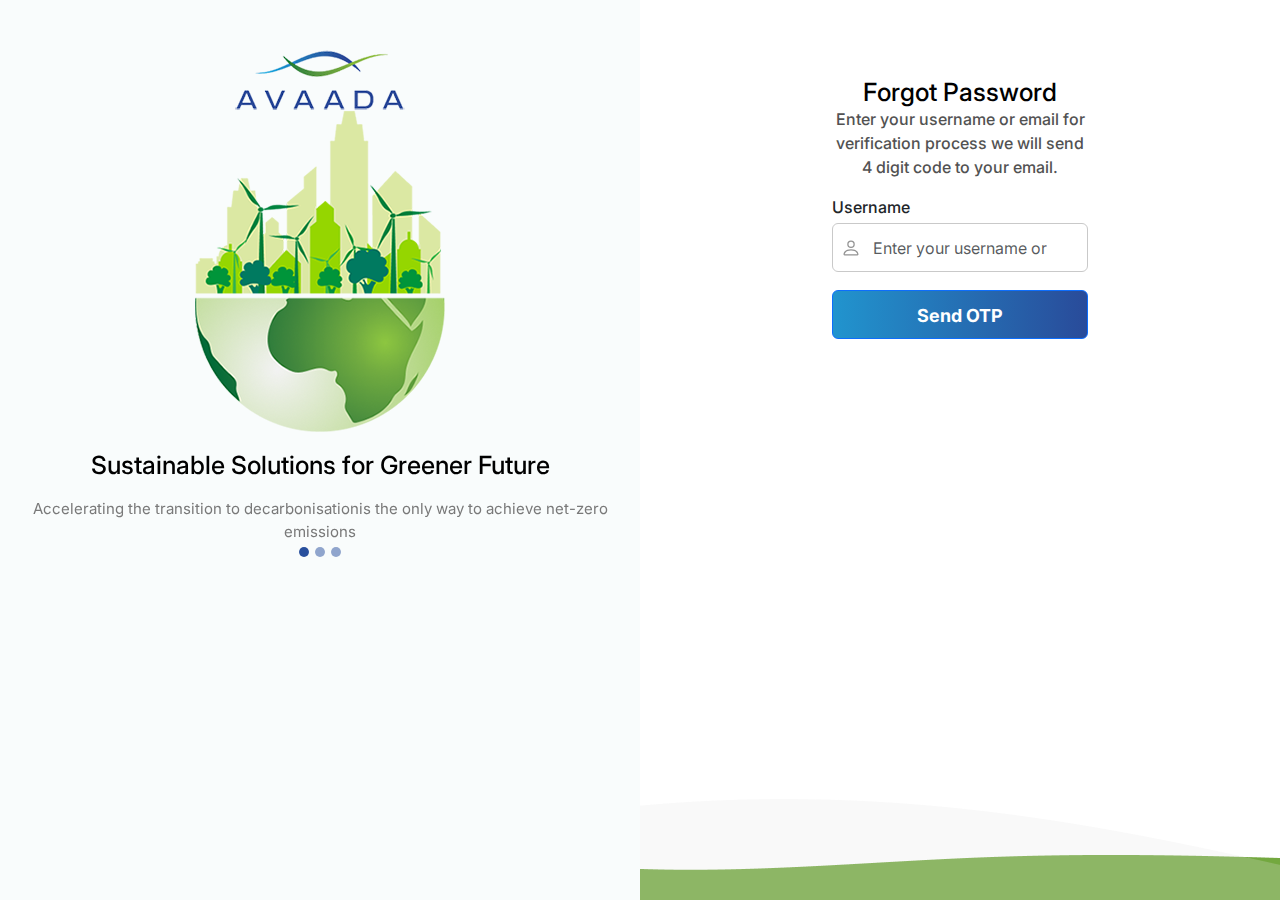
<file: Forgotpassword.html>
<!DOCTYPE html>
<html lang="en">
  <head>
    <meta charset="UTF-8" />
    <meta name="viewport" content="width=device-width, initial-scale=1.0" />
    <title>Avaada</title>

    <link rel="stylesheet" href="css/bootstrap.min.css" />
    <link rel="stylesheet" href="css/style.css" />
    <link rel="preconnect" href="https://fonts.googleapis.com" />
    <link rel="preconnect" href="https://fonts.gstatic.com" crossorigin />
    <link
      href="https://fonts.googleapis.com/css2?family=Inter:wght@300;400;500;600;700;800&display=swap"
      rel="stylesheet"
    />
  </head>
  <body>
    <section class="login-outer">
      <div class="container-fluid">
        <div class="row">
          <div class="col-md-6 login-left">
            <img src="images/avaada-group-logos.png" alt="" />

            <div class="login_slider_outer">
              <div
                id="carouselExampleDark"
                class="carousel carousel-dark slide"
                data-bs-ride="carousel"
              >
                <div class="carousel-indicators">
                  <button
                    type="button"
                    data-bs-target="#carouselExampleDark"
                    data-bs-slide-to="0"
                    class="active"
                    aria-current="true"
                    aria-label="Slide 1"
                  ></button>
                  <button
                    type="button"
                    data-bs-target="#carouselExampleDark"
                    data-bs-slide-to="1"
                    aria-label="Slide 2"
                  ></button>

                  <button
                    type="button"
                    data-bs-target="#carouselExampleDark"
                    data-bs-slide-to="2"
                    aria-label="Slide 3"
                  ></button>
                </div>
                <div class="carousel-inner">
                  <div class="carousel-item active" data-bs-interval="10000">
                    <img src="images/globe.png" alt="" />

                    <div class="carousel-caption d-none d-md-block">
                      <div class="sustain_heading">
                        Sustainable Solutions for Greener Future
                      </div>

                      <div class="sub_sustain_heading">
                        Accelerating the transition to decarbonisationis the
                        only way to achieve net-zero emissions
                      </div>
                    </div>
                  </div>
                  <div class="carousel-item" data-bs-interval="2000">
                    <img src="images/globe.png" alt="" />

                    <div class="carousel-caption d-none d-md-block">
                      <div class="sustain_heading">
                        Sustainable Solutions for Greener Future
                      </div>

                      <div class="sub_sustain_heading">
                        Accelerating the transition to decarbonisationis the
                        only way to achieve net-zero emissions
                      </div>
                    </div>
                  </div>
                  <div class="carousel-item">
                    <img src="images/globe.png" alt="" />
                    <div class="carousel-caption d-none d-md-block">
                      <div class="sustain_heading">
                        Sustainable Solutions for Greener Future
                      </div>

                      <div class="sub_sustain_heading">
                        Accelerating the transition to decarbonisationis the
                        only way to achieve net-zero emissions
                      </div>
                    </div>
                  </div>
                </div>
              </div>
            </div>
          </div>

          <div class="col-md-6 login-form-ot">
            <div class="login-form">
              <div class="text-center">
                <h3 class="title">Forgot Password</h3>
                <p>
                  Enter your username or email for verification process we will
                  send 4 digit code to your email.
                </p>
              </div>
              <form>
                <div class="mb-4 position-relative">
                  <label class="mb-1 text-dark">Username</label>
                  <input
                    type="Username"
                    class="form-control form-h"
                    placeholder="Enter your username or email id"
                  />

                  <span class="user"
                    ><svg
                      xmlns="http://www.w3.org/2000/svg"
                      width="20"
                      height="20"
                      fill="currentColor"
                      class="bi bi-person"
                      viewBox="0 0 16 16"
                    >
                      <path
                        d="M8 8a3 3 0 1 0 0-6 3 3 0 0 0 0 6m2-3a2 2 0 1 1-4 0 2 2 0 0 1 4 0m4 8c0 1-1 1-1 1H3s-1 0-1-1 1-4 6-4 6 3 6 4m-1-.004c-.001-.246-.154-.986-.832-1.664C11.516 10.68 10.289 10 8 10s-3.516.68-4.168 1.332c-.678.678-.83 1.418-.832 1.664z"
                      /></svg
                  ></span>
                </div>

                <div class="text-center mb-4">
                  <a
                    href="4digitcode.html"
                    style="color: #fff; text-decoration: none"
                    class="btn btn-primary btn-log"
                    >Send OTP</a
                  >
                </div>
              </form>
            </div>
          </div>
        </div>
      </div>
    </section>

    <script src="js/popper.min.js"></script>
    <script src="js/bootstrap.min.js"></script>
  </body>
</html>
</file>
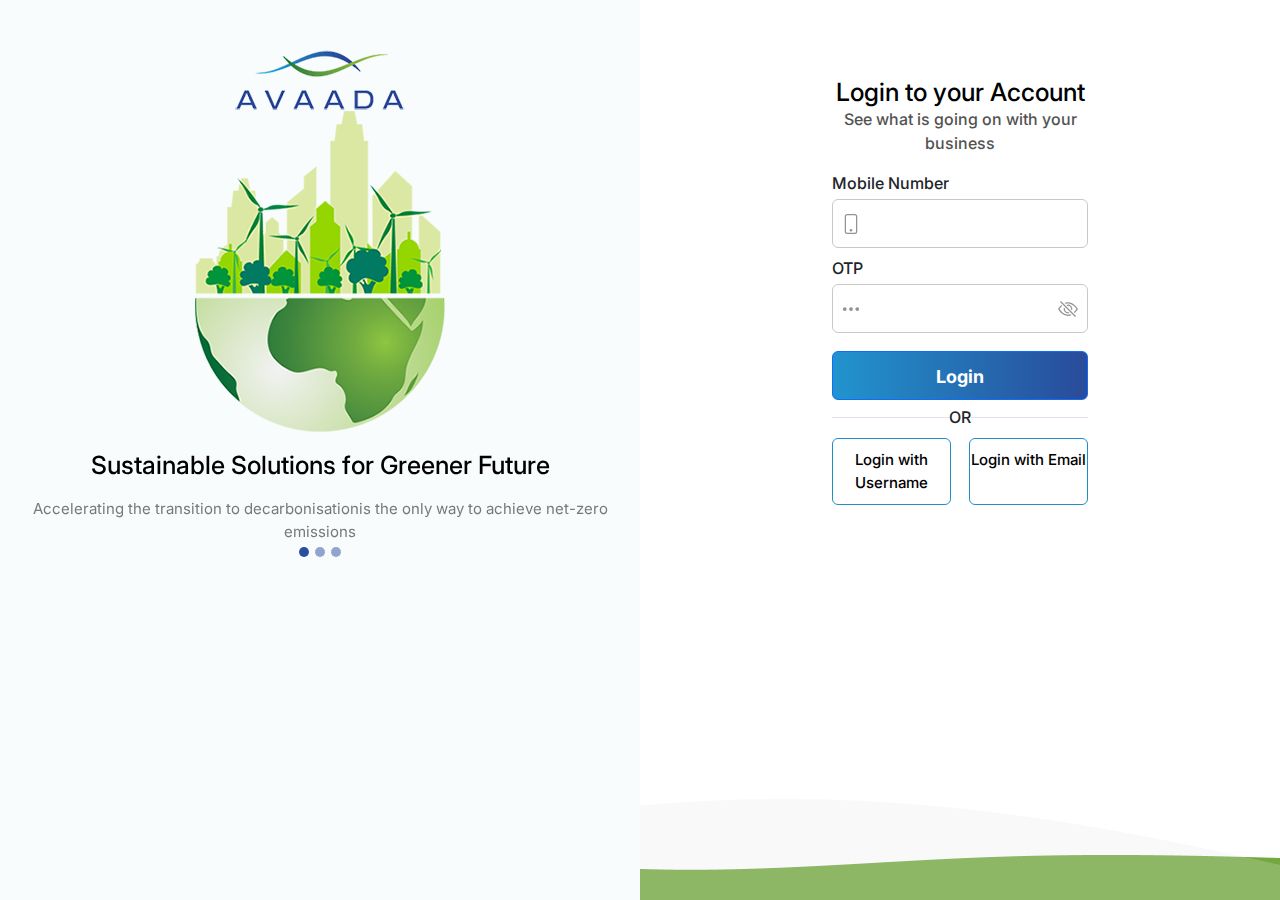
<file: login_with_mobile.html>
<!DOCTYPE html>
<html lang="en">
  <head>
    <meta charset="UTF-8" />
    <meta name="viewport" content="width=device-width, initial-scale=1.0" />
    <title>Avaada</title>

    <link rel="stylesheet" href="css/bootstrap.min.css" />
    <link rel="stylesheet" href="css/style.css" />
    <link rel="preconnect" href="https://fonts.googleapis.com" />
    <link rel="preconnect" href="https://fonts.gstatic.com" crossorigin />
    <link
      href="https://fonts.googleapis.com/css2?family=Inter:wght@300;400;500;600;700;800&display=swap"
      rel="stylesheet"
    />
  </head>
  <body>
    <section class="login-outer">
      <div class="container-fluid">
        <div class="row">
          <div class="col-md-6 login-left">
            <img src="images/avaada-group-logos.png" alt="" />

            <div class="login_slider_outer">
              <div
                id="carouselExampleDark"
                class="carousel carousel-dark slide"
                data-bs-ride="carousel"
              >
                <div class="carousel-indicators">
                  <button
                    type="button"
                    data-bs-target="#carouselExampleDark"
                    data-bs-slide-to="0"
                    class="active"
                    aria-current="true"
                    aria-label="Slide 1"
                  ></button>
                  <button
                    type="button"
                    data-bs-target="#carouselExampleDark"
                    data-bs-slide-to="1"
                    aria-label="Slide 2"
                  ></button>

                  <button
                    type="button"
                    data-bs-target="#carouselExampleDark"
                    data-bs-slide-to="2"
                    aria-label="Slide 3"
                  ></button>
                </div>
                <div class="carousel-inner">
                  <div class="carousel-item active" data-bs-interval="10000">
                    <img src="images/globe.png" alt="" />

                    <div class="carousel-caption d-none d-md-block">
                      <div class="sustain_heading">
                        Sustainable Solutions for Greener Future
                      </div>

                      <div class="sub_sustain_heading">
                        Accelerating the transition to decarbonisationis the
                        only way to achieve net-zero emissions
                      </div>
                    </div>
                  </div>
                  <div class="carousel-item" data-bs-interval="2000">
                    <img src="images/globe.png" alt="" />

                    <div class="carousel-caption d-none d-md-block">
                      <div class="sustain_heading">
                        Sustainable Solutions for Greener Future
                      </div>

                      <div class="sub_sustain_heading">
                        Accelerating the transition to decarbonisationis the
                        only way to achieve net-zero emissions
                      </div>
                    </div>
                  </div>
                  <div class="carousel-item">
                    <img src="images/globe.png" alt="" />
                    <div class="carousel-caption d-none d-md-block">
                      <div class="sustain_heading">
                        Sustainable Solutions for Greener Future
                      </div>

                      <div class="sub_sustain_heading">
                        Accelerating the transition to decarbonisationis the
                        only way to achieve net-zero emissions
                      </div>
                    </div>
                  </div>
                </div>
              </div>
            </div>
          </div>

          <div class="col-md-6 login-form-ot">
            <div class="login-form">
              <div class="text-center">
                <h3 class="title">Login to your Account</h3>
                <p>See what is going on with your business</p>
              </div>
              <form>
                <div class="mb-4 position-relative">
                  <label class="mb-1 text-dark">Mobile Number</label>
                  <input type="Username" class="form-control form-h" />

                  <span class="user"
                    ><svg
                      xmlns="http://www.w3.org/2000/svg"
                      width="20"
                      height="20"
                      fill="currentColor"
                      class="bi bi-phone"
                      viewBox="0 0 16 16"
                    >
                      <path
                        d="M11 1a1 1 0 0 1 1 1v12a1 1 0 0 1-1 1H5a1 1 0 0 1-1-1V2a1 1 0 0 1 1-1zM5 0a2 2 0 0 0-2 2v12a2 2 0 0 0 2 2h6a2 2 0 0 0 2-2V2a2 2 0 0 0-2-2z"
                      />
                      <path d="M8 14a1 1 0 1 0 0-2 1 1 0 0 0 0 2" /></svg
                  ></span>
                </div>
                <div class="mb-4 position-relative">
                  <label class="mb-1 text-dark">OTP</label>
                  <input type="password" class="form-control form-h" />

                  <span class="lock"
                    ><svg
                      xmlns="http://www.w3.org/2000/svg"
                      width="20"
                      height="20"
                      fill="currentColor"
                      class="bi bi-three-dots"
                      viewBox="0 0 16 16"
                    >
                      <path
                        d="M3 9.5a1.5 1.5 0 1 1 0-3 1.5 1.5 0 0 1 0 3m5 0a1.5 1.5 0 1 1 0-3 1.5 1.5 0 0 1 0 3m5 0a1.5 1.5 0 1 1 0-3 1.5 1.5 0 0 1 0 3"
                      /></svg
                  ></span>

                  <span class="show-pass eye">
                    <svg
                      xmlns="http://www.w3.org/2000/svg"
                      width="20"
                      height="20"
                      fill="currentColor"
                      class="bi bi-eye-slash"
                      viewBox="0 0 16 16"
                    >
                      <path
                        d="M13.359 11.238C15.06 9.72 16 8 16 8s-3-5.5-8-5.5a7 7 0 0 0-2.79.588l.77.771A6 6 0 0 1 8 3.5c2.12 0 3.879 1.168 5.168 2.457A13 13 0 0 1 14.828 8q-.086.13-.195.288c-.335.48-.83 1.12-1.465 1.755q-.247.248-.517.486z"
                      />
                      <path
                        d="M11.297 9.176a3.5 3.5 0 0 0-4.474-4.474l.823.823a2.5 2.5 0 0 1 2.829 2.829zm-2.943 1.299.822.822a3.5 3.5 0 0 1-4.474-4.474l.823.823a2.5 2.5 0 0 0 2.829 2.829"
                      />
                      <path
                        d="M3.35 5.47q-.27.24-.518.487A13 13 0 0 0 1.172 8l.195.288c.335.48.83 1.12 1.465 1.755C4.121 11.332 5.881 12.5 8 12.5c.716 0 1.39-.133 2.02-.36l.77.772A7 7 0 0 1 8 13.5C3 13.5 0 8 0 8s.939-1.721 2.641-3.238l.708.709zm10.296 8.884-12-12 .708-.708 12 12z"
                      />
                    </svg>
                  </span>
                </div>

                <div class="text-center mb-4">
                  <a
                    href="welcome.html"
                    style="color: #fff; text-decoration: none"
                    class="btn btn-primary btn-log"
                    >Login</a
                  >
                </div>
                <h6 class="login-title"><span> OR </span></h6>

                <div class="mb-3 d-flex">
                  <a href="index.html" class="btn otp flex-fill"
                    >Login with Username</a
                  >
                  <a href="#" class="btn otp flex-fill">Login with Email</a>
                </div>
              </form>
            </div>
          </div>
        </div>
      </div>
    </section>

    <script src="js/popper.min.js"></script>
    <script src="js/bootstrap.min.js"></script>
  </body>
</html>
</file>
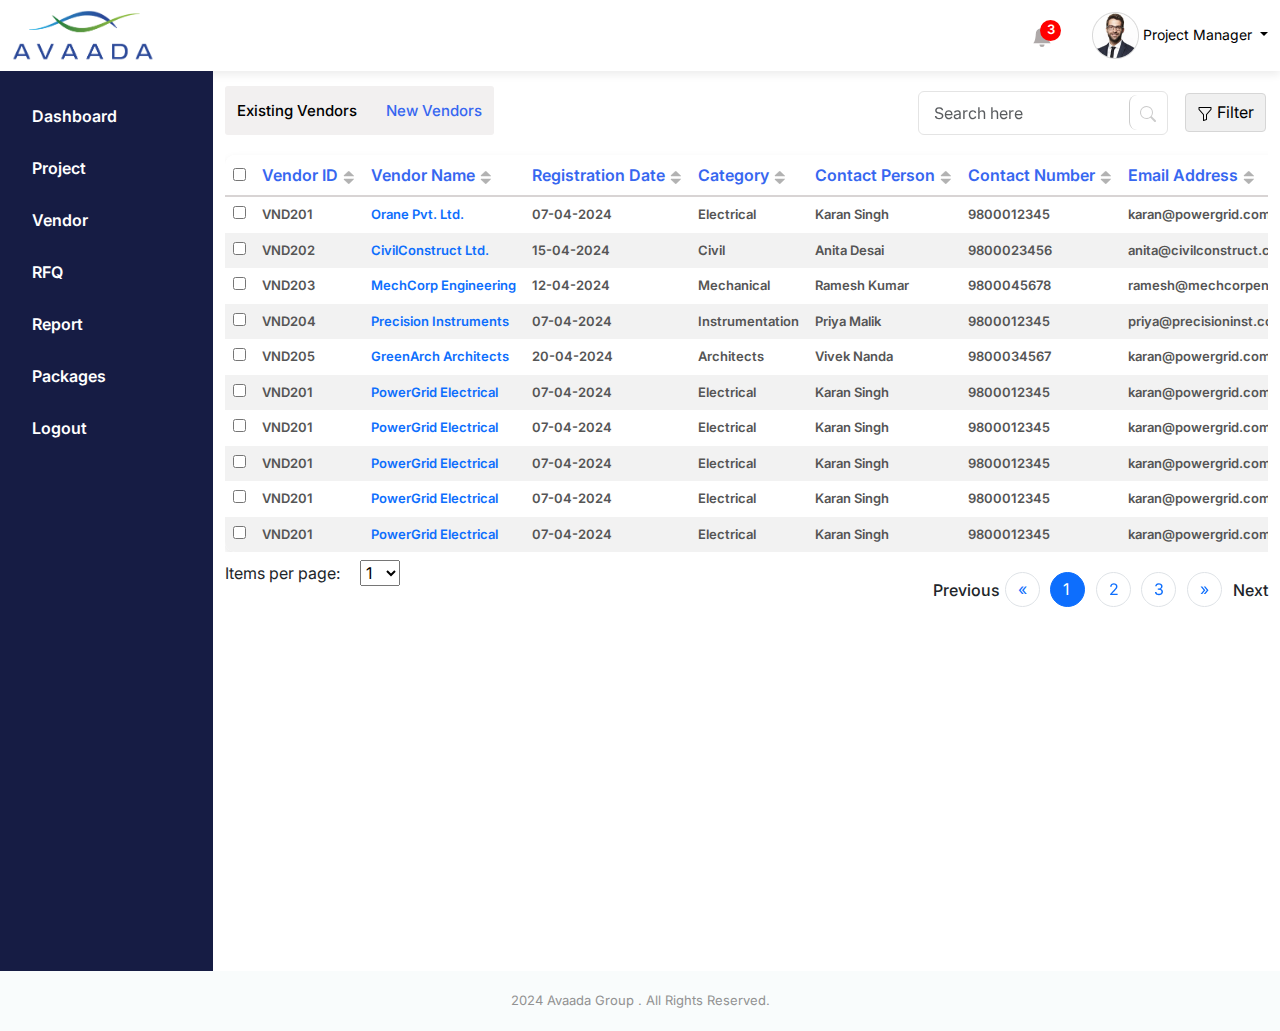
<file: newvendors.html>
<!DOCTYPE html>
<html lang="en">
  <head>
    <meta charset="UTF-8" />
    <meta name="viewport" content="width=device-width, initial-scale=1.0" />
    <title>Avaada</title>

    <link rel="stylesheet" href="css/bootstrap.min.css" />
    <link rel="stylesheet" href="css/style.css" />
    <link rel="preconnect" href="https://fonts.googleapis.com" />
    <link rel="preconnect" href="https://fonts.gstatic.com" crossorigin />
    <link
      href="https://fonts.googleapis.com/css2?family=Inter:wght@300;400;500;600;700;800&display=swap"
      rel="stylesheet"
    />
  </head>
  <body>
    <header>
      <div class="container-fluid">
        <div class="row">
          <div class="col-md-2">
            <a href="existing_vendors.html"
              ><img src="images/logo.png" alt="" height="51""></a
            >
          </div>

          <div class="col-md-5 ms-auto invites_log1">
            <div class="invites"></div>

            <div class="notification">
              <a
                class="dropdown-toggle"
                href="#"
                role="button"
                data-bs-toggle="dropdown"
                aria-expanded="false"
              >
                <svg
                  xmlns="http://www.w3.org/2000/svg"
                  width="20"
                  height="20"
                  fill="currentColor"
                  class="bi bi-bell-fill"
                  viewBox="0 0 16 16"
                >
                  <path
                    d="M8 16a2 2 0 0 0 2-2H6a2 2 0 0 0 2 2m.995-14.901a1 1 0 1 0-1.99 0A5 5 0 0 0 3 6c0 1.098-.5 6-2 7h14c-1.5-1-2-5.902-2-7 0-2.42-1.72-4.44-4.005-4.901"
                  />
                </svg>

                <div class="circle">3</div>
              </a>

              <div class="dropdown">
                <div class="notifications dropdown-menu">
                  <div class="notifications_heading justify-content-between">
                    Notifications

                    <span>2 New</span>
                  </div>

                  <div class="notifications_inside">
                    <ul>
                      <li>
                        <a href="#"
                          >New vendor details submitted: Vendor Code VND205</a
                        >
                        <div class="time_outer">
                          <img src="images/time.png" alt="" /> 30 Min Ago
                        </div>
                      </li>

                      <li>
                        <a href="#"
                          >Vendor details received: Vendor Code VND203, Name -
                          MechCorp Engineering.</a
                        >
                        <div class="time_outer">
                          <img src="images/time.png" alt="" /> 47 Min Ago
                        </div>
                      </li>
                    </ul>
                  </div>
                </div>
              </div>
            </div>

            <div class="user_box">
              <img src="images/profile_pic.png" alt="" />
              <a
                class="dropdown-toggle"
                href="#"
                role="button"
                data-bs-toggle="dropdown"
                aria-expanded="false"
              >
                Project Manager
              </a>

              <div class="dropdown">
                <ul class="dropdown-menu">
                  <li><a class="dropdown-item" href="#">Profile</a></li>
                  <li><a class="dropdown-item" href="#">Settings</a></li>
                  <li>
                    <a class="dropdown-item" href="#">Logout</a>
                  </li>
                </ul>
              </div>
            </div>
          </div>
        </div>
      </div>
    </header>

    <section>
      <div class="container-fluid">
        <div class="row">
          <div class="col-md-2 left_menu">
            <ul>
              <li><a href="#">Dashboard</a></li>
              <li><a href="Projectlisting.html">Project</a></li>
              <li><a href="existing_vendors.html">Vendor</a></li>
              <li><a href="RFQlisting.html">RFQ</a></li>
              <li><a href="#">Report</a></li>
              <li><a href="Packageslisting.html">Packages</a></li>
              <li><a href="#">Logout</a></li>
              <!-- <li><a href="#">Accounts</a></li> -->
            </ul>
          </div>

          <div class="col-md-10">
            <div class="heading_search_outer d">
              <div class="main_heading_lets">
                <h4 class="vendor">
                  <a href="existing_vendors.html">Existing Vendors</a>
                </h4>

                <h4 class="vendor1">New Vendors</h4>
              </div>

              <div class="search_filter_outer ms-auto">
                <div class="search_main">
                  <div id="custom-search-input">
                    <div class="input-group col-md-12">
                      <input
                        type="text"
                        class="form-control input-lg"
                        placeholder="Search here"
                      />
                      <span class="input-group-btn">
                        <button class="btn btn-info btn-lg" type="button">
                          <span class="glyphicon glyphicon-search"
                            ><svg
                              xmlns="http://www.w3.org/2000/svg"
                              width="16"
                              height="16"
                              fill="currentColor"
                              class="bi bi-search"
                              viewBox="0 0 16 16"
                            >
                              <path
                                d="M11.742 10.344a6.5 6.5 0 1 0-1.397 1.398h-.001q.044.06.098.115l3.85 3.85a1 1 0 0 0 1.415-1.414l-3.85-3.85a1 1 0 0 0-.115-.1zM12 6.5a5.5 5.5 0 1 1-11 0 5.5 5.5 0 0 1 11 0"
                              /></svg
                          ></span>
                        </button>
                      </span>
                    </div>
                  </div>
                </div>

                <div class="filter_main">
                  <button>
                    <span
                      ><svg
                        xmlns="http://www.w3.org/2000/svg"
                        width="16"
                        height="16"
                        fill="currentColor"
                        class="bi bi-funnel"
                        viewBox="0 0 16 16"
                      >
                        <path
                          d="M1.5 1.5A.5.5 0 0 1 2 1h12a.5.5 0 0 1 .5.5v2a.5.5 0 0 1-.128.334L10 8.692V13.5a.5.5 0 0 1-.342.474l-3 1A.5.5 0 0 1 6 14.5V8.692L1.628 3.834A.5.5 0 0 1 1.5 3.5zm1 .5v1.308l4.372 4.858A.5.5 0 0 1 7 8.5v5.306l2-.666V8.5a.5.5 0 0 1 .128-.334L13.5 3.308V2z"
                        /></svg
                    ></span>
                    Filter
                  </button>
                </div>
              </div>
            </div>
            <div class="listing_main" style="overflow-x: scroll">
              <table>
                <thead>
                  <tr>
                    <th><input type="checkbox" /></th>
                    <th class="vendor_tabel">
                      Vendor ID
                      <img src="images/ascending_descending.jpg" alt="" />
                    </th>

                    <th class="vendor_tabel">
                      Vendor Name
                      <img src="images/ascending_descending.jpg" alt="" />
                    </th>
                    <th class="vendor_tabel">
                      Registration Date
                      <img src="images/ascending_descending.jpg" alt="" />
                    </th>
                    <th class="vendor_tabel">
                      Category
                      <img src="images/ascending_descending.jpg" alt="" />
                    </th>
                    <th class="vendor_tabel">
                      Contact Person
                      <img src="images/ascending_descending.jpg" alt="" />
                    </th>
                    <th class="vendor_tabel">
                      Contact Number
                      <img src="images/ascending_descending.jpg" alt="" />
                    </th>
                    <th class="vendor_tabel">
                      Email Address
                      <img src="images/ascending_descending.jpg" alt="" />
                    </th>
                    <th class="vendor_tabel">
                      State <img src="images/ascending_descending.jpg" alt="" />
                    </th>
                    <th class="vendor_tabel">
                      Profile Evaluation
                      <img src="images/ascending_descending.jpg" alt="" />
                    </th>
                    <th class="vendor_tabel">
                      Financial Evaluation
                      <img src="images/ascending_descending.jpg" alt="" />
                    </th>
                    <th class="vendor_tabel">
                      Factory Visit
                      <img src="images/ascending_descending.jpg" alt="" />
                    </th>
                    <th class="vendor_tabel">
                      Compliance Check
                      <img src="images/ascending_descending.jpg" alt="" />
                    </th>
                    <th class="vendor_tabel">
                      Final Rating
                      <img src="images/ascending_descending.jpg" alt="" />
                    </th>
                    <th class="vendor_tabel">
                      Final Status
                      <img src="images/ascending_descending.jpg" alt="" />
                    </th>
                    <th class="vendor_tabel">
                      Actions
                      <img src="images/ascending_descending.jpg" alt="" />
                    </th>
                  </tr>
                </thead>
                <tbody>
                  <tr class="maine_tr_vendor">
                    <td><input type="checkbox" /></td>
                    <td>VND201</td>
                    <td>
                      <a style="text-decoration: none" href="#"
                        >Orane Pvt. Ltd.</a
                      >
                    </td>
                    <td>07-04-2024</td>
                    <td>Electrical</td>
                    <td>Karan Singh</td>
                    <td>9800012345</td>
                    <td>karan@powergrid.com</td>
                    <td>Maharashtra</td>
                    <td>Pending</td>
                    <td>Pending</td>
                    <td>Pending</td>
                    <td>Pending</td>
                    <td>Pending</td>
                    <td>Pending</td>
                    <td>View | Edit | Update Status</td>
                  </tr>
                  <tr class="maine_tr_vendor">
                    <td><input type="checkbox" /></td>
                    <td>VND202</td>
                    <td>
                      <a style="text-decoration: none" href="#"
                        >CivilConstruct Ltd.</a
                      >
                    </td>
                    <td>15-04-2024</td>
                    <td>Civil</td>
                    <td>Anita Desai</td>
                    <td>9800023456</td>
                    <td>anita@civilconstruct.com</td>
                    <td>Karnataka</td>
                    <td>Completed</td>
                    <td>Pending</td>
                    <td>Pending</td>
                    <td>Pending</td>
                    <td>Pending</td>
                    <td>Pending</td>
                    <td>View | Edit | Update Status</td>
                  </tr>
                  <tr class="maine_tr_vendor">
                    <td><input type="checkbox" /></td>
                    <td>VND203</td>
                    <td>
                      <a style="text-decoration: none" href="#"
                        >MechCorp Engineering</a
                      >
                    </td>
                    <td>12-04-2024</td>
                    <td>Mechanical</td>
                    <td>Ramesh Kumar</td>
                    <td>9800045678</td>
                    <td>ramesh@mechcorpeng.com</td>
                    <td>Tamil Nadu</td>
                    <td>Completed</td>
                    <td>Completed</td>
                    <td>Pending</td>
                    <td>Pending</td>
                    <td>Pending</td>
                    <td>Pending</td>
                    <td>View | Edit | Update Status</td>
                  </tr>

                  <tr class="maine_tr_vendor">
                    <td><input type="checkbox" /></td>
                    <td>VND204</td>
                    <td>
                      <a
                        style="text-decoration: none"
                        href="factory-visit-checklist.html"
                        >Precision Instruments</a
                      >
                    </td>
                    <td>07-04-2024</td>
                    <td>Instrumentation</td>
                    <td>Priya Malik</td>
                    <td>9800012345</td>
                    <td>priya@precisioninst.com</td>
                    <td>Uttar Pradesh</td>
                    <td>Completed</td>
                    <td>Completed</td>
                    <td>Scheduled</td>
                    <td>Pending</td>
                    <td>Pending</td>
                    <td>Pending</td>
                    <td>View | Edit | Update Status</td>
                  </tr>
                  <tr class="maine_tr_vendor">
                    <td><input type="checkbox" /></td>
                    <td>VND205</td>
                    <td>
                      <a
                        style="text-decoration: none"
                        href="status_onboarding.html"
                        >GreenArch Architects</a
                      >
                    </td>
                    <td>20-04-2024</td>
                    <td>Architects</td>
                    <td>Vivek Nanda</td>
                    <td>9800034567</td>
                    <td>karan@powergrid.com</td>
                    <td>Delhi</td>
                    <td>Completed</td>
                    <td>Completed</td>
                    <td>Completed</td>
                    <td>Pending</td>
                    <td>Pending</td>
                    <td>Pending</td>
                    <td>View | Edit | Update Status</td>
                  </tr>
                  <tr class="maine_tr_vendor">
                    <td><input type="checkbox" /></td>
                    <td>VND201</td>
                    <td>
                      <a
                        style="text-decoration: none"
                        href="status_validation_complete.html"
                        >PowerGrid Electrical</a
                      >
                    </td>
                    <td>07-04-2024</td>
                    <td>Electrical</td>
                    <td>Karan Singh</td>
                    <td>9800012345</td>
                    <td>karan@powergrid.com</td>
                    <td>Maharashtra</td>
                    <td>Completed</td>
                    <td>Completed</td>
                    <td>Completed</td>
                    <td>Completed</td>
                    <td>Completed</td>

                    <td>Pending</td>
                    <td>View | Edit | Update Status</td>
                  </tr>

                  <tr class="maine_tr_vendor">
                    <td><input type="checkbox" /></td>
                    <td>VND201</td>
                    <td>
                      <a
                        style="text-decoration: none"
                        href="vendors_details_view_profile.html"
                        >PowerGrid Electrical</a
                      >
                    </td>
                    <td>07-04-2024</td>
                    <td>Electrical</td>
                    <td>Karan Singh</td>
                    <td>9800012345</td>
                    <td>karan@powergrid.com</td>
                    <td>Maharashtra</td>
                    <td>Completed</td>
                    <td>Completed</td>
                    <td>Completed</td>
                    <td>Completed</td>
                    <td>Completed</td>

                    <td>Pending</td>
                    <td>View | Edit | Update Status</td>
                  </tr>

                  <tr class="maine_tr_vendor">
                    <td><input type="checkbox" /></td>
                    <td>VND201</td>
                    <td>
                      <a
                        style="text-decoration: none"
                        href="vendors_details_view_profile.html"
                        >PowerGrid Electrical</a
                      >
                    </td>
                    <td>07-04-2024</td>
                    <td>Electrical</td>
                    <td>Karan Singh</td>
                    <td>9800012345</td>
                    <td>karan@powergrid.com</td>
                    <td>Maharashtra</td>
                    <td>Completed</td>
                    <td>Completed</td>
                    <td>Completed</td>
                    <td>Completed</td>
                    <td>Completed</td>

                    <td>Pending</td>
                    <td>View | Edit | Update Status</td>
                  </tr>

                  <tr class="maine_tr_vendor">
                    <td><input type="checkbox" /></td>
                    <td>VND201</td>
                    <td>
                      <a
                        style="text-decoration: none"
                        href="vendors_details_view_profile.html"
                        >PowerGrid Electrical</a
                      >
                    </td>
                    <td>07-04-2024</td>
                    <td>Electrical</td>
                    <td>Karan Singh</td>
                    <td>9800012345</td>
                    <td>karan@powergrid.com</td>
                    <td>Maharashtra</td>
                    <td>Completed</td>
                    <td>Completed</td>
                    <td>Completed</td>
                    <td>Completed</td>
                    <td>Completed</td>

                    <td>Pending</td>
                    <td>View | Edit | Update Status</td>
                  </tr>

                  <tr class="maine_tr_vendor">
                    <td><input type="checkbox" /></td>
                    <td>VND201</td>
                    <td>
                      <a
                        style="text-decoration: none"
                        href="vendors_details_view_profile.html"
                        >PowerGrid Electrical</a
                      >
                    </td>
                    <td>07-04-2024</td>
                    <td>Electrical</td>
                    <td>Karan Singh</td>
                    <td>9800012345</td>
                    <td>karan@powergrid.com</td>
                    <td>Maharashtra</td>
                    <td>Completed</td>
                    <td>Completed</td>
                    <td>Completed</td>
                    <td>Completed</td>
                    <td>Completed</td>

                    <td>In Progess</td>
                    <td>View | Edit | Update Status</td>
                  </tr>
                </tbody>
              </table>
            </div>

            <div class="pagination_outer">
              <nav aria-label="Page navigation example">
                <ul class="pagination">
                  <label>Previous</label>
                  <li class="page-item">
                    <a class="page-link" href="#" aria-label="Previous">
                      <span aria-hidden="true">«</span>
                      <span class="sr-only"></span>
                    </a>
                  </li>
                  <li class="page-item active">
                    <a class="page-link" href="#">1</a>
                  </li>
                  <li class="page-item"><a class="page-link" href="#">2</a></li>
                  <li class="page-item"><a class="page-link" href="#">3</a></li>
                  <li class="page-item">
                    <a class="page-link" href="#" aria-label="Next">
                      <span aria-hidden="true">»</span>
                      <span class="sr-only"></span>
                    </a>
                  </li>
                  <label>Next</label>
                </ul>
              </nav>
            </div>

            <div class="maine_dropdown">
              <p>Items per page:</p>
              <select>
                <option value="1">1</option>
                <option value="2">2</option>
                <option value="3">3</option>
                <option value="4">4</option>
                <option value="5">5</option>
                <option value="5">6</option>
                <option value="5">7</option>
                <option value="5">8</option>
                <option value="5">9</option>
                <option value="5">10</option>
              </select>
            </div>
          </div>
        </div>
      </div>
    </section>

    <footer class="top_remove">2024 Avaada Group . All Rights Reserved.</footer>

    <script src="js/popper.min.js"></script>
    <script src="js/bootstrap.min.js"></script>
    <script src="https://code.jquery.com/jquery-3.5.1.slim.min.js"></script>
    <script src="https://cdn.jsdelivr.net/npm/@popperjs/core@2.5.2/dist/umd/popper.min.js"></script>
    <script src="https://stackpath.bootstrapcdn.com/bootstrap/4.5.2/js/bootstrap.min.js"></script>
  </body>
</html>
</file>
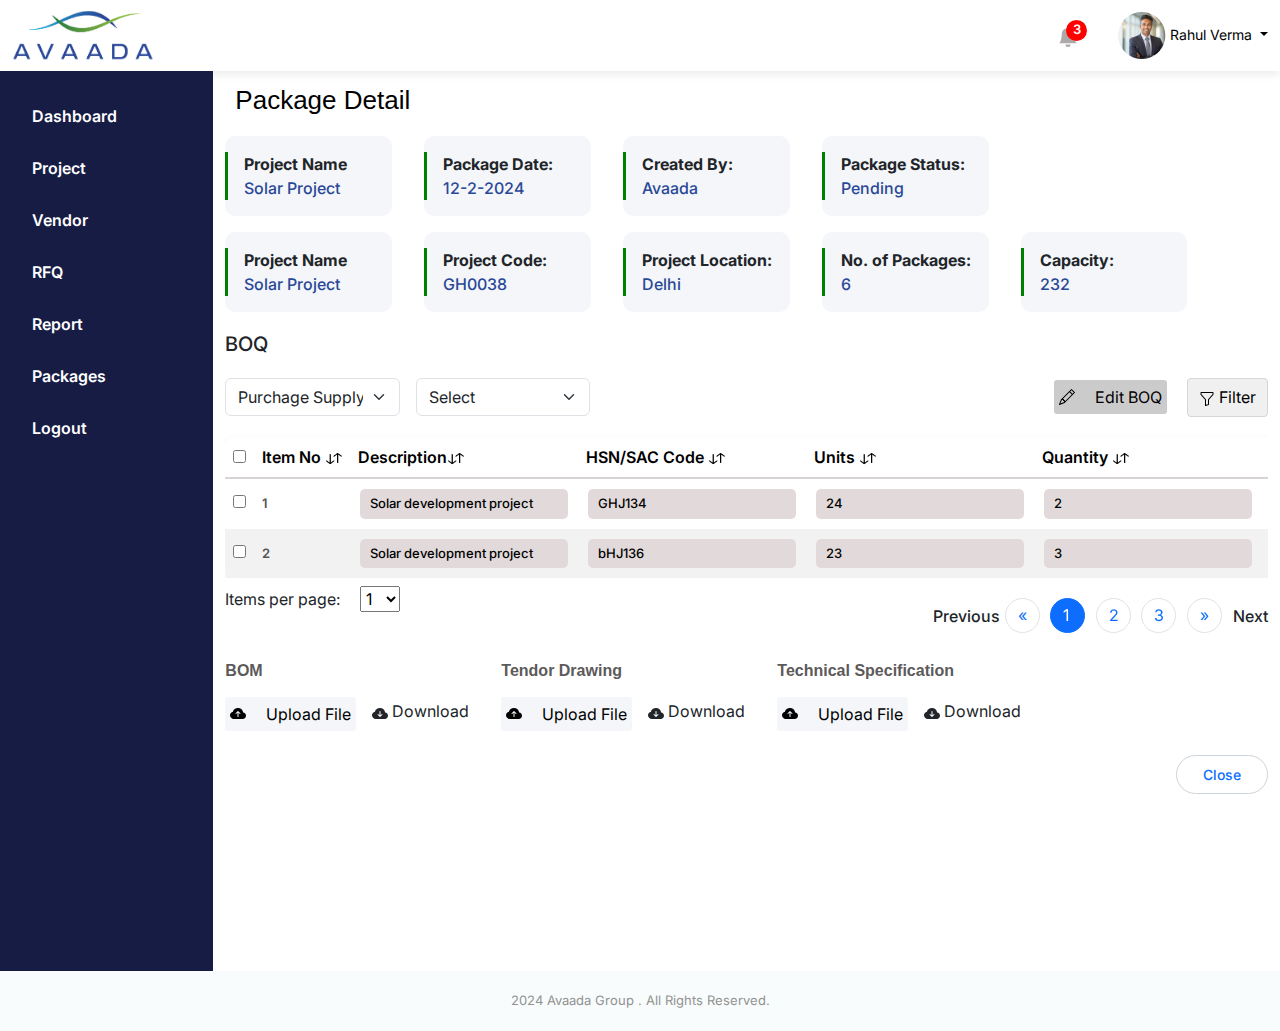
<file: Packagedetail.html>
<!DOCTYPE html>
<html lang="en">
  <head>
    <meta charset="UTF-8" />
    <meta name="viewport" content="width=device-width, initial-scale=1.0" />
    <title>Avaada</title>
    <link rel="stylesheet" href="css/bootstrap.min.css" />
    <link rel="stylesheet" href="css/style.css" />
    <link rel="preconnect" href="https://fonts.googleapis.com" />
    <link rel="preconnect" href="https://fonts.gstatic.com" crossorigin />
    <link
      href="https://fonts.googleapis.com/css2?family=Inter:wght@300;400;500;600;700;800&display=swap"
      rel="stylesheet"
    />
  </head>
  <body>
    <header>
      <div class="container-fluid">
        <div class="row">
          <div class="col-md-2">
            <a href="Projectlisting.html"
              ><img src="images/logo.png" alt="" height="51"
            /></a>
          </div>

          <div class="col-md-5 ms-auto invites_log1">
            <div class="invites"></div>

            <div class="notification">
              <a
                class="dropdown-toggle"
                href="#"
                role="button"
                data-bs-toggle="dropdown"
                aria-expanded="false"
              >
                <svg
                  xmlns="http://www.w3.org/2000/svg"
                  width="20"
                  height="20"
                  fill="currentColor"
                  class="bi bi-bell-fill"
                  viewBox="0 0 16 16"
                >
                  <path
                    d="M8 16a2 2 0 0 0 2-2H6a2 2 0 0 0 2 2m.995-14.901a1 1 0 1 0-1.99 0A5 5 0 0 0 3 6c0 1.098-.5 6-2 7h14c-1.5-1-2-5.902-2-7 0-2.42-1.72-4.44-4.005-4.901"
                  />
                </svg>

                <div class="circle">3</div>
              </a>

              <div class="dropdown">
                <div class="notifications dropdown-menu">
                  <div class="notifications_heading justify-content-between">
                    Notifications

                    <span>2 New</span>
                  </div>

                  <div class="notifications_inside">
                    <ul>
                      <li>
                        <a href="#"
                          >New vendor details submitted: Vendor Code VND205</a
                        >
                        <div class="time_outer">
                          <img src="images/time.png" alt="" /> 30 Min Ago
                        </div>
                      </li>

                      <li>
                        <a href="#"
                          >Vendor details received: Vendor Code VND203, Name -
                          MechCorp Engineering.</a
                        >
                        <div class="time_outer">
                          <img src="images/time.png" alt="" /> 47 Min Ago
                        </div>
                      </li>
                    </ul>
                  </div>
                </div>
              </div>
            </div>

            <div class="user_box">
              <img src="images/userkumar.png" alt="" />
              <a
                class="dropdown-toggle"
                href="#"
                role="button"
                data-bs-toggle="dropdown"
                aria-expanded="false"
              >
                Rahul Verma
              </a>

              <div class="dropdown">
                <ul class="dropdown-menu">
                  <li>
                    <a class="dropdown-item" href="account.html">Profile </a>
                  </li>
                  <li><a class="dropdown-item" href="#">Settings</a></li>
                  <li><a class="dropdown-item" href="index.html">Logout</a></li>
                </ul>
              </div>
            </div>
          </div>
        </div>
      </div>
    </header>

    <section>
      <div class="container-fluid">
        <div class="row">
          <div class="col-md-2 left_menu">
            <ul>
              <li><a href="#">Dashboard</a></li>
              <li><a href="Projectlisting.html">Project</a></li>
              <li><a href="existing_vendors.html">Vendor</a></li>
              <li><a href="RFQlisting.html">RFQ</a></li>
              <li><a href="#">Report</a></li>
              <li><a href="Packageslisting.html">Packages</a></li>
              <li><a href="#">Logout</a></li>
              <!-- <li><a href="#">Accounts</a></li> -->
            </ul>
          </div>

          <div class="col-md-10">
            <div class="listing_project">
              <p>Package Detail</p>
            </div>
            <div class="listing_project_block_first">
              <div class="listing_project_block_2">
                <div class="listing_project_block_3">
                  <p><b>Project Name</b></p>
                  <p class="block_detail_listing">Solar Project</p>
                </div>
              </div>
              <div class="listing_project_block_2">
                <div class="listing_project_block_3">
                  <p><b>Package Date:</b></p>
                  <p class="block_detail_listing">12-2-2024</p>
                </div>
              </div>
              <div class="listing_project_block_2">
                <div class="listing_project_block_3">
                  <p><b>Created By:</b></p>
                  <p class="block_detail_listing">Avaada</p>
                </div>
              </div>
              <div class="listing_project_block_2">
                <div class="listing_project_block_3">
                  <p><b>Package Status:</b></p>
                  <p class="block_detail_listing">Pending</p>
                </div>
              </div>
            </div>
            <div class="listing_project_block_1">
              <div class="listing_project_block_2">
                <div class="listing_project_block_3">
                  <p><b>Project Name</b></p>
                  <p class="block_detail_listing">Solar Project</p>
                </div>
              </div>
              <div class="listing_project_block_2">
                <div class="listing_project_block_3">
                  <p><b>Project Code:</b></p>
                  <p class="block_detail_listing">GH0038</p>
                </div>
              </div>
              <div class="listing_project_block_2">
                <div class="listing_project_block_3">
                  <p><b>Project Location:</b></p>
                  <p class="block_detail_listing">Delhi</p>
                </div>
              </div>
              <div class="listing_project_block_2">
                <div class="listing_project_block_3">
                  <p><b>No. of Packages:</b></p>
                  <p class="block_detail_listing">6</p>
                </div>
              </div>
              <div class="listing_project_block_2">
                <div class="listing_project_block_3">
                  <p><b>Capacity:</b></p>
                  <p class="block_detail_listing">232</p>
                </div>
              </div>
            </div>
            <h5 style="margin-top: 20px">BOQ</h5>
            <div class="search_filter_outers ms-auto">
              <div class="seclected_form_detail_first">
                <select
                  class="form-select seclected_form_detail"
                  aria-label="Default select example"
                  fdprocessedid="zlera"
                >
                  <option selected="">Purchage Supply</option>
                  <option value="1">Mention Supply</option>
                  <option value="2">Select</option>
                </select>
                <select
                  class="form-select seclected_form_detail"
                  aria-label="Default select example"
                  fdprocessedid="zlera"
                >
                  <option selected="">Select</option>
                  <option value="1">Mention Supply</option>
                  <option value="2">Select</option>
                </select>
              </div>

              <div class="create_listing_project">
                <a
                  class="vendor_btn vendor_maine_content"
                  data-toggle="modal"
                  data-target="#newModal"
                >
                  <svg
                    xmlns="http://www.w3.org/2000/svg"
                    width="16"
                    height="16"
                    fill="currentColor"
                    class="bi bi-pencil"
                    viewBox="0 0 16 16"
                  >
                    <path
                      d="M12.146.146a.5.5 0 0 1 .708 0l3 3a.5.5 0 0 1 0 .708l-10 10a.5.5 0 0 1-.168.11l-5 2a.5.5 0 0 1-.65-.65l2-5a.5.5 0 0 1 .11-.168zM11.207 2.5 13.5 4.793 14.793 3.5 12.5 1.207zm1.586 3L10.5 3.207 4 9.707V10h.5a.5.5 0 0 1 .5.5v.5h.5a.5.5 0 0 1 .5.5v.5h.293zm-9.761 5.175-.106.106-1.528 3.821 3.821-1.528.106-.106A.5.5 0 0 1 5 12.5V12h-.5a.5.5 0 0 1-.5-.5V11h-.5a.5.5 0 0 1-.468-.325"
                    ></path>
                  </svg>
                  Edit BOQ
                </a>
                <div class="filter_main">
                  <button fdprocessedid="wyyigxh">
                    <span>
                      <svg
                        xmlns="http://www.w3.org/2000/svg"
                        width="16"
                        height="16"
                        fill="currentColor"
                        class="bi bi-funnel"
                        viewBox="0 0 16 16"
                      >
                        <path
                          d="M1.5 1.5A.5.5 0 0 1 2 1h12a.5.5 0 0 1 .5.5v2a.5.5 0 0 1-.128.334L10 8.692V13.5a.5.5 0 0 1-.342.474l-3 1A.5.5 0 0 1 6 14.5V8.692L1.628 3.834A.5.5 0 0 1 1.5 3.5zm1 .5v1.308l4.372 4.858A.5.5 0 0 1 7 8.5v5.306l2-.666V8.5a.5.5 0 0 1 .128-.334L13.5 3.308V2z"
                        ></path>
                      </svg>
                    </span>
                    Filter
                  </button>
                </div>
              </div>
            </div>
            <div
              class="modal fade"
              id="newModal"
              tabindex="-1"
              role="dialog"
              aria-labelledby="newModalLabel"
              aria-hidden="true"
            >
              <div class="modal-dialog modal-dialog-centered" role="document">
                <div class="modal-content">
                  <div class="modal-header">
                    <h5 class="modal-title" id="newModalLabel">Edit BOQ</h5>
                    <button
                      type="button"
                      class="btn-close"
                      data-dismiss="modal"
                      aria-label="Close"
                      fdprocessedid="pd0xai"
                    ></button>
                  </div>
                  <div class="modal-body feature_modal">
                    You don't have access to this feature, please contact to the
                    Engineer
                  </div>
                </div>
              </div>
            </div>
            <div class="listing_main" style="overflow-x: scroll">
              <table>
                <thead>
                  <tr>
                    <th><input type="checkbox" /></th>
                    <th class="vendor_tabels">
                      Item No <img src="images/code.png" alt="" />
                    </th>
                    <th class="vendor_tabels">
                      Description<img src="images/code.png" alt="" />
                    </th>
                    <th class="vendor_tabels">
                      HSN/SAC Code
                      <img src="images/code.png" alt="" />
                    </th>
                    <th class="vendor_tabels">
                      Units <img src="images/code.png" alt="" />
                    </th>
                    <th class="vendor_tabels">
                      Quantity
                      <img src="images/code.png" alt="" />
                    </th>
                    <th class="vendor_tabels">
                      Rate (in INR) <img src="images/code.png" alt="" />
                    </th>
                    <th class="vendor_tabels">
                      Amount (In INR)
                      <img src="images/code.png" alt="" />
                    </th>
                    <th class="vendor_tabels">
                      Remarks <img src="images/code.png" alt="" />
                    </th>
                  </tr>
                </thead>
                <tbody>
                  <tr class="maine_tr_vendor">
                    <td><input type="checkbox" /></td>

                    <td>1</td>
                    <td>
                      <p class="maine_inprogess_listing_manager">
                        Solar development project
                      </p>
                    </td>
                    <td>
                      <p class="maine_inprogess_listing_manager">GHJ134</p>
                    </td>
                    <td>
                      <p class="maine_inprogess_listing_manager">24</p>
                    </td>
                    <td>
                      <p class="maine_inprogess_listing_manager">2</p>
                    </td>
                    <td>
                      <p class="maine_inprogess_listing_manager">0</p>
                    </td>
                    <td>
                      <p class="maine_inprogess_listing_manager">0</p>
                    </td>
                    <td class="detail_block_1">
                      <p class="maine_inprogess_listing_managers"></p>
                    </td>
                  </tr>
                  <tr class="maine_tr_vendor">
                    <td><input type="checkbox" /></td>

                    <td>2</td>
                    <td>
                      <p class="maine_inprogess_listing_manager">
                        Solar development project
                      </p>
                    </td>
                    <td>
                      <p class="maine_inprogess_listing_manager">bHJ136</p>
                    </td>
                    <td>
                      <p class="maine_inprogess_listing_manager">23</p>
                    </td>
                    <td>
                      <p class="maine_inprogess_listing_manager">3</p>
                    </td>
                    <td>
                      <p class="maine_inprogess_listing_manager">0</p>
                    </td>
                    <td>
                      <p class="maine_inprogess_listing_manager">0</p>
                    </td>
                    <td class="detail_block_1">
                      <p class="maine_inprogess_listing_managers"></p>
                    </td>
                  </tr>
                </tbody>
              </table>
            </div>

            <div class="pagination_outer">
              <nav aria-label="Page navigation example">
                <ul class="pagination">
                  <label>Previous</label>
                  <li class="page-item">
                    <a class="page-link" href="#" aria-label="Previous">
                      <span aria-hidden="true">«</span>
                      <span class="sr-only"></span>
                    </a>
                  </li>
                  <li class="page-item active">
                    <a class="page-link" href="#">1</a>
                  </li>
                  <li class="page-item"><a class="page-link" href="#">2</a></li>
                  <li class="page-item"><a class="page-link" href="#">3</a></li>
                  <li class="page-item">
                    <a class="page-link" href="#" aria-label="Next">
                      <span aria-hidden="true">»</span>
                      <span class="sr-only"></span>
                    </a>
                  </li>
                  <label>Next</label>
                </ul>
              </nav>
            </div>

            <div class="maine_dropdown">
              <p>Items per page:</p>
              <select>
                <option value="1">1</option>
                <option value="2">2</option>
                <option value="3">3</option>
                <option value="4">4</option>
                <option value="5">5</option>
                <option value="5">6</option>
                <option value="5">7</option>
                <option value="5">8</option>
                <option value="5">9</option>
                <option value="5">10</option>
              </select>
            </div>
            <div class="listing_block_maine_allbtn">
              <div style="margin-top: 10px">
                <p class="maine_btn_bom_block">BOM</p>
                <div class="listing_btn_uploadfile_download">
                  <div class="create_listing_project">
                    <a
                      class="vendor_btn vendor_maine_content1"
                      data-toggle="modal"
                      data-target="#contactModal"
                    >
                      <svg
                        xmlns="http://www.w3.org/2000/svg"
                        width="16"
                        height="16"
                        fill="currentColor"
                        class="bi bi-cloud-arrow-up-fill"
                        viewBox="0 0 16 16"
                      >
                        <path
                          d="M8 2a5.53 5.53 0 0 0-3.594 1.342c-.766.66-1.321 1.52-1.464 2.383C1.266 6.095 0 7.555 0 9.318 0 11.366 1.708 13 3.781 13h8.906C14.502 13 16 11.57 16 9.773c0-1.636-1.242-2.969-2.834-3.194C12.923 3.999 10.69 2 8 2m2.354 5.146a.5.5 0 0 1-.708.708L8.5 6.707V10.5a.5.5 0 0 1-1 0V6.707L6.354 7.854a.5.5 0 1 1-.708-.708l2-2a.5.5 0 0 1 .708 0z"
                        />
                      </svg>
                      Upload File
                    </a>
                  </div>
                  <div class="btn_download_war">
                    <svg
                      xmlns="http://www.w3.org/2000/svg"
                      width="16"
                      height="16"
                      fill="currentColor"
                      class="bi bi-cloud-arrow-down-fill"
                      viewBox="0 0 16 16"
                    >
                      <path
                        d="M8 2a5.53 5.53 0 0 0-3.594 1.342c-.766.66-1.321 1.52-1.464 2.383C1.266 6.095 0 7.555 0 9.318 0 11.366 1.708 13 3.781 13h8.906C14.502 13 16 11.57 16 9.773c0-1.636-1.242-2.969-2.834-3.194C12.923 3.999 10.69 2 8 2m2.354 6.854-2 2a.5.5 0 0 1-.708 0l-2-2a.5.5 0 1 1 .708-.708L7.5 9.293V5.5a.5.5 0 0 1 1 0v3.793l1.146-1.147a.5.5 0 0 1 .708.708"
                      />
                      <p style="margin-top: 10px">Download</p>
                    </svg>
                  </div>
                </div>
              </div>
              <div style="margin-top: 10px">
                <p class="maine_btn_bom_block">Tendor Drawing</p>
                <div class="listing_btn_uploadfile_download">
                  <div class="create_listing_project">
                    <a
                      class="vendor_btn vendor_maine_content1"
                      data-toggle="modal"
                      data-target="#contactModal"
                    >
                      <svg
                        xmlns="http://www.w3.org/2000/svg"
                        width="16"
                        height="16"
                        fill="currentColor"
                        class="bi bi-cloud-arrow-up-fill"
                        viewBox="0 0 16 16"
                      >
                        <path
                          d="M8 2a5.53 5.53 0 0 0-3.594 1.342c-.766.66-1.321 1.52-1.464 2.383C1.266 6.095 0 7.555 0 9.318 0 11.366 1.708 13 3.781 13h8.906C14.502 13 16 11.57 16 9.773c0-1.636-1.242-2.969-2.834-3.194C12.923 3.999 10.69 2 8 2m2.354 5.146a.5.5 0 0 1-.708.708L8.5 6.707V10.5a.5.5 0 0 1-1 0V6.707L6.354 7.854a.5.5 0 1 1-.708-.708l2-2a.5.5 0 0 1 .708 0z"
                        />
                      </svg>
                      Upload File
                    </a>
                  </div>
                  <div class="btn_download_war">
                    <svg
                      xmlns="http://www.w3.org/2000/svg"
                      width="16"
                      height="16"
                      fill="currentColor"
                      class="bi bi-cloud-arrow-down-fill"
                      viewBox="0 0 16 16"
                    >
                      <path
                        d="M8 2a5.53 5.53 0 0 0-3.594 1.342c-.766.66-1.321 1.52-1.464 2.383C1.266 6.095 0 7.555 0 9.318 0 11.366 1.708 13 3.781 13h8.906C14.502 13 16 11.57 16 9.773c0-1.636-1.242-2.969-2.834-3.194C12.923 3.999 10.69 2 8 2m2.354 6.854-2 2a.5.5 0 0 1-.708 0l-2-2a.5.5 0 1 1 .708-.708L7.5 9.293V5.5a.5.5 0 0 1 1 0v3.793l1.146-1.147a.5.5 0 0 1 .708.708"
                      />
                      <p style="margin-top: 10px">Download</p>
                    </svg>
                  </div>
                </div>
              </div>
              <div style="margin-top: 10px">
                <p class="maine_btn_bom_block">Technical Specification</p>
                <div class="listing_btn_uploadfile_download">
                  <div class="create_listing_project">
                    <a
                      class="vendor_btn vendor_maine_content1"
                      data-toggle="modal"
                      data-target="#contactModal"
                    >
                      <svg
                        xmlns="http://www.w3.org/2000/svg"
                        width="16"
                        height="16"
                        fill="currentColor"
                        class="bi bi-cloud-arrow-up-fill"
                        viewBox="0 0 16 16"
                      >
                        <path
                          d="M8 2a5.53 5.53 0 0 0-3.594 1.342c-.766.66-1.321 1.52-1.464 2.383C1.266 6.095 0 7.555 0 9.318 0 11.366 1.708 13 3.781 13h8.906C14.502 13 16 11.57 16 9.773c0-1.636-1.242-2.969-2.834-3.194C12.923 3.999 10.69 2 8 2m2.354 5.146a.5.5 0 0 1-.708.708L8.5 6.707V10.5a.5.5 0 0 1-1 0V6.707L6.354 7.854a.5.5 0 1 1-.708-.708l2-2a.5.5 0 0 1 .708 0z"
                        />
                      </svg>
                      Upload File
                    </a>
                  </div>
                  <div class="btn_download_war">
                    <svg
                      xmlns="http://www.w3.org/2000/svg"
                      width="16"
                      height="16"
                      fill="currentColor"
                      class="bi bi-cloud-arrow-down-fill"
                      viewBox="0 0 16 16"
                    >
                      <path
                        d="M8 2a5.53 5.53 0 0 0-3.594 1.342c-.766.66-1.321 1.52-1.464 2.383C1.266 6.095 0 7.555 0 9.318 0 11.366 1.708 13 3.781 13h8.906C14.502 13 16 11.57 16 9.773c0-1.636-1.242-2.969-2.834-3.194C12.923 3.999 10.69 2 8 2m2.354 6.854-2 2a.5.5 0 0 1-.708 0l-2-2a.5.5 0 1 1 .708-.708L7.5 9.293V5.5a.5.5 0 0 1 1 0v3.793l1.146-1.147a.5.5 0 0 1 .708.708"
                      />
                      <p style="margin-top: 10px">Download</p>
                    </svg>
                  </div>
                </div>
              </div>
            </div>
            <div class="closebtn_submit_block_btn">
              <button type="button" class="btn clear_btn">
                <a href="Projectlisting.html">Close</a>
              </button>
            </div>
          </div>
        </div>
      </div>
    </section>

    <footer class="top_remove">2024 Avaada Group . All Rights Reserved.</footer>

    <script src="js/popper.min.js"></script>
    <script src="js/bootstrap.min.js"></script>
    <script src="https://code.jquery.com/jquery-3.5.1.slim.min.js"></script>
    <script src="https://cdn.jsdelivr.net/npm/@popperjs/core@2.5.2/dist/umd/popper.min.js"></script>
    <script src="https://stackpath.bootstrapcdn.com/bootstrap/4.5.2/js/bootstrap.min.js"></script>

    <!-- Your custom JavaScript -->
  </body>
</html>
</file>
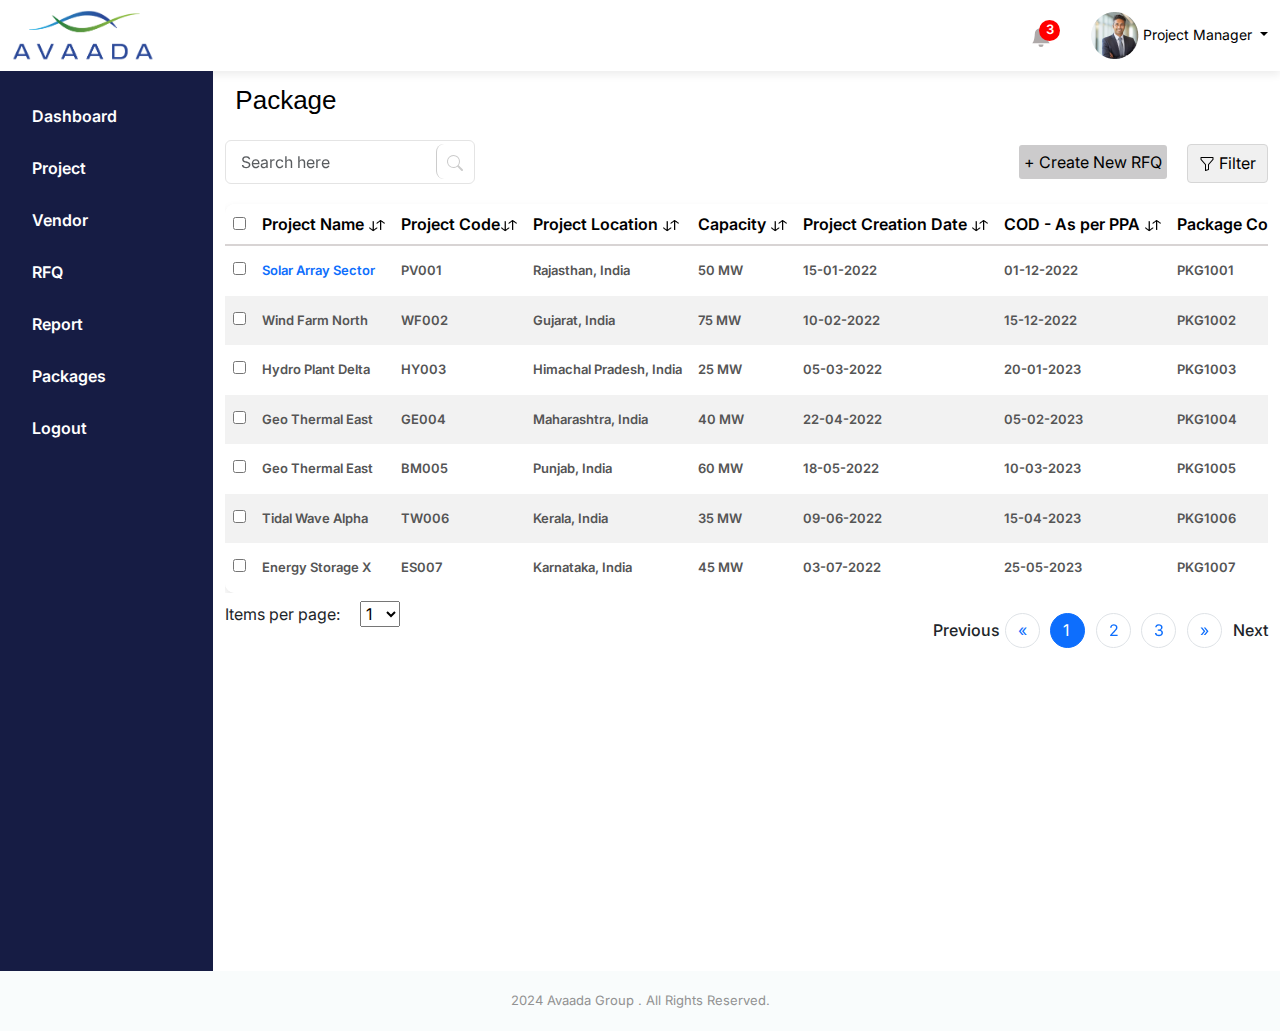
<file: Packageslisting.html>
<!DOCTYPE html>
<html lang="en">
  <head>
    <meta charset="UTF-8" />
    <meta name="viewport" content="width=device-width, initial-scale=1.0" />
    <title>Avaada</title>
    <link rel="stylesheet" href="css/bootstrap.min.css" />
    <link rel="stylesheet" href="css/style.css" />
    <link rel="preconnect" href="https://fonts.googleapis.com" />
    <link rel="preconnect" href="https://fonts.gstatic.com" crossorigin />
    <link
      href="https://fonts.googleapis.com/css2?family=Inter:wght@300;400;500;600;700;800&display=swap"
      rel="stylesheet"
    />
  </head>
  <body>
    <header>
      <div class="container-fluid">
        <div class="row">
          <div class="col-md-2">
            <a href="Projectlisting.html"
              ><img src="images/logo.png" alt="" height="51"
            /></a>
          </div>

          <div class="col-md-5 ms-auto invites_log1">
            <div class="invites"></div>

            <div class="notification">
              <a
                class="dropdown-toggle"
                href="#"
                role="button"
                data-bs-toggle="dropdown"
                aria-expanded="false"
              >
                <svg
                  xmlns="http://www.w3.org/2000/svg"
                  width="20"
                  height="20"
                  fill="currentColor"
                  class="bi bi-bell-fill"
                  viewBox="0 0 16 16"
                >
                  <path
                    d="M8 16a2 2 0 0 0 2-2H6a2 2 0 0 0 2 2m.995-14.901a1 1 0 1 0-1.99 0A5 5 0 0 0 3 6c0 1.098-.5 6-2 7h14c-1.5-1-2-5.902-2-7 0-2.42-1.72-4.44-4.005-4.901"
                  />
                </svg>

                <div class="circle">3</div>
              </a>

              <div class="dropdown">
                <div class="notifications dropdown-menu">
                  <div class="notifications_heading justify-content-between">
                    Notifications

                    <span>2 New</span>
                  </div>

                  <div class="notifications_inside">
                    <ul>
                      <li>
                        <a href="#"
                          >New vendor details submitted: Vendor Code VND205</a
                        >
                        <div class="time_outer">
                          <img src="images/time.png" alt="" /> 30 Min Ago
                        </div>
                      </li>

                      <li>
                        <a href="#"
                          >Vendor details received: Vendor Code VND203, Name -
                          MechCorp Engineering.</a
                        >
                        <div class="time_outer">
                          <img src="images/time.png" alt="" /> 47 Min Ago
                        </div>
                      </li>
                    </ul>
                  </div>
                </div>
              </div>
            </div>

            <div class="user_box">
              <img src="images/userkumar.png" alt="" />
              <a
                class="dropdown-toggle"
                href="#"
                role="button"
                data-bs-toggle="dropdown"
                aria-expanded="false"
              >
                Project Manager
              </a>

              <div class="dropdown">
                <ul class="dropdown-menu">
                  <li>
                    <a class="dropdown-item" href="account.html">Profile </a>
                  </li>
                  <li><a class="dropdown-item" href="#">Settings</a></li>
                  <li><a class="dropdown-item" href="index.html">Logout</a></li>
                </ul>
              </div>
            </div>
          </div>
        </div>
      </div>
    </header>

    <section>
      <div class="container-fluid">
        <div class="row">
          <div class="col-md-2 left_menu">
            <ul>
              <li><a href="#">Dashboard</a></li>
              <li><a href="Projectlisting.html">Project</a></li>
              <li><a href="existing_vendors.html">Vendor</a></li>
              <li><a href="RFQlisting.html">RFQ</a></li>
              <li><a href="#">Report</a></li>
              <li><a href="Packageslisting.html">Packages</a></li>
              <li><a href="#">Logout</a></li>
              <!-- <li><a href="#">Accounts</a></li> -->
            </ul>
          </div>

          <div class="col-md-10">
            <div class="listing_project">
              <p>Package</p>
            </div>

            <div class="search_filter_outers ms-auto">
              <div class="search_main">
                <div id="custom-search-input">
                  <div class="input-group col-md-12">
                    <input
                      type="text"
                      class="form-control input-lg"
                      placeholder="Search here"
                      fdprocessedid="8achb"
                    />
                    <span class="input-group-btn">
                      <button
                        class="btn btn-info btn-lg"
                        type="button"
                        fdprocessedid="trsp06"
                      >
                        <span class="glyphicon glyphicon-search"
                          ><svg
                            xmlns="http://www.w3.org/2000/svg"
                            width="16"
                            height="16"
                            fill="currentColor"
                            class="bi bi-search"
                            viewBox="0 0 16 16"
                          >
                            <path
                              d="M11.742 10.344a6.5 6.5 0 1 0-1.397 1.398h-.001q.044.06.098.115l3.85 3.85a1 1 0 0 0 1.415-1.414l-3.85-3.85a1 1 0 0 0-.115-.1zM12 6.5a5.5 5.5 0 1 1-11 0 5.5 5.5 0 0 1 11 0"
                            ></path></svg
                        ></span>
                      </button>
                    </span>
                  </div>
                </div>
              </div>
              <div class="create_listing_project">
                <a
                  class="vendor_btn vendor_maine_content"
                  data-toggle="modal"
                  data-target="#newModal"
                >
                  + Create New RFQ
                </a>
                <div class="filter_main">
                  <button fdprocessedid="wyyigxh">
                    <span>
                      <svg
                        xmlns="http://www.w3.org/2000/svg"
                        width="16"
                        height="16"
                        fill="currentColor"
                        class="bi bi-funnel"
                        viewBox="0 0 16 16"
                      >
                        <path
                          d="M1.5 1.5A.5.5 0 0 1 2 1h12a.5.5 0 0 1 .5.5v2a.5.5 0 0 1-.128.334L10 8.692V13.5a.5.5 0 0 1-.342.474l-3 1A.5.5 0 0 1 6 14.5V8.692L1.628 3.834A.5.5 0 0 1 1.5 3.5zm1 .5v1.308l4.372 4.858A.5.5 0 0 1 7 8.5v5.306l2-.666V8.5a.5.5 0 0 1 .128-.334L13.5 3.308V2z"
                        ></path>
                      </svg>
                    </span>
                    Filter
                  </button>
                </div>
              </div>
            </div>
            <div
              class="modal fade"
              id="newModal"
              tabindex="-1"
              role="dialog"
              aria-labelledby="newModalLabel"
              aria-hidden="true"
            >
              <div class="modal-dialog modal-dialog-centered" role="document">
                <div class="modal-content">
                  <div class="modal-header">
                    <h5 class="modal-title" id="newModalLabel">
                      Create New RFQ
                    </h5>
                    <button
                      type="button"
                      class="btn-close"
                      data-dismiss="modal"
                      aria-label="Close"
                      fdprocessedid="pd0xai"
                    ></button>
                  </div>
                  <div class="modal-body feature_modal">
                    You don't have access to this feature, please contact to the
                    Buyer
                  </div>
                </div>
              </div>
            </div>

            <div class="listing_main" style="overflow-x: scroll">
              <table>
                <thead>
                  <tr>
                    <th><input type="checkbox" /></th>
                    <th class="vendor_tabels">
                      Project Name <img src="images/code.png" alt="" />
                    </th>
                    <th class="vendor_tabels">
                      Project Code<img src="images/code.png" alt="" />
                    </th>
                    <th class="vendor_tabels">
                      Project Location
                      <img src="images/code.png" alt="" />
                    </th>
                    <th class="vendor_tabels">
                      Capacity <img src="images/code.png" alt="" />
                    </th>
                    <th class="vendor_tabels">
                      Project Creation Date
                      <img src="images/code.png" alt="" />
                    </th>
                    <th class="vendor_tabels">
                      COD - As per PPA <img src="images/code.png" alt="" />
                    </th>
                    <th class="vendor_tabels">
                      Package Code <img src="images/code.png" alt="" />
                    </th>
                    <th class="vendor_tabels">
                      Package Name <img src="images/code.png" alt="" />
                    </th>
                    <th class="vendor_tabels">
                      Package Type <img src="images/code.png" alt="" />
                    </th>
                    <th class="vendor_tabels">
                      Package Category <img src="images/code.png" alt="" />
                    </th>
                    <th class="vendor_tabels">
                      Package Creation Date<img src="images/code.png" alt="" />
                    </th>
                    <th class="vendor_tabels">
                      BOQ <img src="images/code.png" alt="" />
                    </th>
                    <th class="vendor_tabels">
                      BOM <img src="images/code.png" alt="" />
                    </th>
                    <th class="vendor_tabels">
                      Tender Drawing <img src="images/code.png" alt="" />
                    </th>
                    <th class="vendor_tabels">
                      Technical Specification
                      <img src="images/code.png" alt="" />
                    </th>
                    <th class="vendor_tabels">
                      RFQ Code <img src="images/code.png" alt="" />
                    </th>
                    <th class="vendor_tabels">
                      RFQ Date <img src="images/code.png" alt="" />
                    </th>

                    <th class="vendor_tabels">
                      RFQ Status <img src="images/code.png" alt="" />
                    </th>
                  </tr>
                </thead>
                <tbody>
                  <tr class="maine_tr_vendor">
                    <td><input type="checkbox" /></td>

                    <td class="block_solar">
                      <a href="Packagedetail.html">Solar Array Sector</a>
                    </td>
                    <td>PV001</td>
                    <td>Rajasthan, India</td>
                    <td>50 MW</td>
                    <td>15-01-2022</td>
                    <td>01-12-2022</td>
                    <td>PKG1001</td>
                    <td>Solar Panels</td>
                    <td>Material</td>
                    <td>Solar</td>
                    <td>20-01-2022</td>
                    <td>120</td>
                    <td>Yes</td>
                    <td>No</td>
                    <td>Yes</td>
                    <td></td>
                    <td></td>
                    <td><p class="maine_inprogess_listing">Pending</p></td>
                  </tr>
                  <tr class="maine_tr_vendor">
                    <td><input type="checkbox" /></td>

                    <td>Wind Farm North</td>
                    <td>WF002</td>
                    <td>Gujarat, India</td>
                    <td>75 MW</td>
                    <td>10-02-2022</td>
                    <td>15-12-2022</td>
                    <td>PKG1002</td>
                    <td>Turbine Blades</td>
                    <td>Component</td>
                    <td>Wind</td>
                    <td>20-02-2022</td>
                    <td>200</td>
                    <td>No</td>
                    <td>Yes</td>
                    <td>Yes</td>
                    <td>RFQ002</td>
                    <td>28-02-2022</td>
                    <td><p class="maine_inprogess_listing">Approved</p></td>
                  </tr>

                  <tr class="maine_tr_vendor">
                    <td><input type="checkbox" /></td>

                    <td>Hydro Plant Delta</td>
                    <td>HY003</td>
                    <td>Himachal Pradesh, India</td>
                    <td>25 MW</td>
                    <td>05-03-2022</td>
                    <td>20-01-2023</td>
                    <td>PKG1003</td>
                    <td>Control Systems</td>
                    <td>Equipment</td>
                    <td>Hydro</td>
                    <td>12-03-2022</td>
                    <td>80</td>
                    <td>Yes</td>
                    <td>Yes</td>
                    <td>Yes</td>
                    <td>RFQ003</td>
                    <td>18-03-2022</td>
                    <td><p class="maine_inprogess_listing">Closed</p></td>
                  </tr>
                  <tr class="maine_tr_vendor">
                    <td><input type="checkbox" /></td>

                    <td>Geo Thermal East</td>
                    <td>GE004</td>
                    <td>Maharashtra, India</td>
                    <td>40 MW</td>
                    <td>22-04-2022</td>
                    <td>05-02-2023</td>
                    <td>PKG1004</td>
                    <td>Piping Modules</td>
                    <td>Material</td>
                    <td>Geothermal</td>
                    <td>30-04-2022</td>
                    <td>150</td>
                    <td>No</td>
                    <td>No</td>
                    <td>No</td>
                    <td>RFQ004</td>
                    <td>05-05-2022</td>
                    <td><p class="maine_inprogess_listing">In Review</p></td>
                  </tr>
                  <tr class="maine_tr_vendor">
                    <td><input type="checkbox" /></td>

                    <td>Geo Thermal East</td>
                    <td>BM005</td>
                    <td>Punjab, India</td>
                    <td>60 MW</td>
                    <td>18-05-2022</td>
                    <td>10-03-2023</td>
                    <td>PKG1005</td>
                    <td>Conveyor System</td>
                    <td>Material</td>
                    <td>Biomass</td>
                    <td>25-05-2022</td>
                    <td>95</td>
                    <td>Yes</td>
                    <td>Yes</td>
                    <td>Yes</td>
                    <td>RFQ005</td>
                    <td>02-06-2022</td>
                    <td><p class="maine_inprogess_listing">Approved</p></td>
                  </tr>

                  <tr class="maine_tr_vendor">
                    <td><input type="checkbox" /></td>

                    <td>Tidal Wave Alpha</td>
                    <td>TW006</td>
                    <td>Kerala, India</td>
                    <td>35 MW</td>
                    <td>09-06-2022</td>
                    <td>15-04-2023</td>
                    <td>PKG1006</td>
                    <td>Turbine Assembly</td>
                    <td>Equipment</td>
                    <td>Tidal</td>
                    <td>15-06-2022</td>
                    <td>110</td>
                    <td>No</td>
                    <td>No</td>
                    <td>No</td>
                    <td>RFQ006</td>
                    <td>22-06-2022</td>
                    <td><p class="maine_inprogess_listing">Closed</p></td>
                  </tr>
                  <tr class="maine_tr_vendor">
                    <td><input type="checkbox" /></td>

                    <td>Energy Storage X</td>
                    <td>ES007</td>
                    <td>Karnataka, India</td>
                    <td>45 MW</td>
                    <td>03-07-2022</td>
                    <td>25-05-2023</td>
                    <td>PKG1007</td>
                    <td>Battery Packs</td>
                    <td>Material</td>
                    <td>Storage</td>
                    <td>10-07-2022</td>
                    <td>130</td>
                    <td>Yes</td>
                    <td>Yes</td>
                    <td>Yes</td>
                    <td></td>
                    <td></td>
                    <td><p class="maine_inprogess_listing">Pending</p></td>
                  </tr>
                </tbody>
              </table>
            </div>

            <div class="pagination_outer">
              <nav aria-label="Page navigation example">
                <ul class="pagination">
                  <label>Previous</label>
                  <li class="page-item">
                    <a class="page-link" href="#" aria-label="Previous">
                      <span aria-hidden="true">«</span>
                      <span class="sr-only"></span>
                    </a>
                  </li>
                  <li class="page-item active">
                    <a class="page-link" href="#">1</a>
                  </li>
                  <li class="page-item"><a class="page-link" href="#">2</a></li>
                  <li class="page-item"><a class="page-link" href="#">3</a></li>
                  <li class="page-item">
                    <a class="page-link" href="#" aria-label="Next">
                      <span aria-hidden="true">»</span>
                      <span class="sr-only"></span>
                    </a>
                  </li>
                  <label>Next</label>
                </ul>
              </nav>
            </div>

            <div class="maine_dropdown">
              <p>Items per page:</p>
              <select>
                <option value="1">1</option>
                <option value="2">2</option>
                <option value="3">3</option>
                <option value="4">4</option>
                <option value="5">5</option>
                <option value="5">6</option>
                <option value="5">7</option>
                <option value="5">8</option>
                <option value="5">9</option>
                <option value="5">10</option>
              </select>
            </div>
          </div>
        </div>
      </div>
    </section>

    <footer class="top_remove">2024 Avaada Group . All Rights Reserved.</footer>

    <script src="js/popper.min.js"></script>
    <script src="js/bootstrap.min.js"></script>
    <script src="https://code.jquery.com/jquery-3.5.1.slim.min.js"></script>
    <script src="https://cdn.jsdelivr.net/npm/@popperjs/core@2.5.2/dist/umd/popper.min.js"></script>
    <script src="https://stackpath.bootstrapcdn.com/bootstrap/4.5.2/js/bootstrap.min.js"></script>

    <!-- Your custom JavaScript -->
  </body>
</html>
</file>
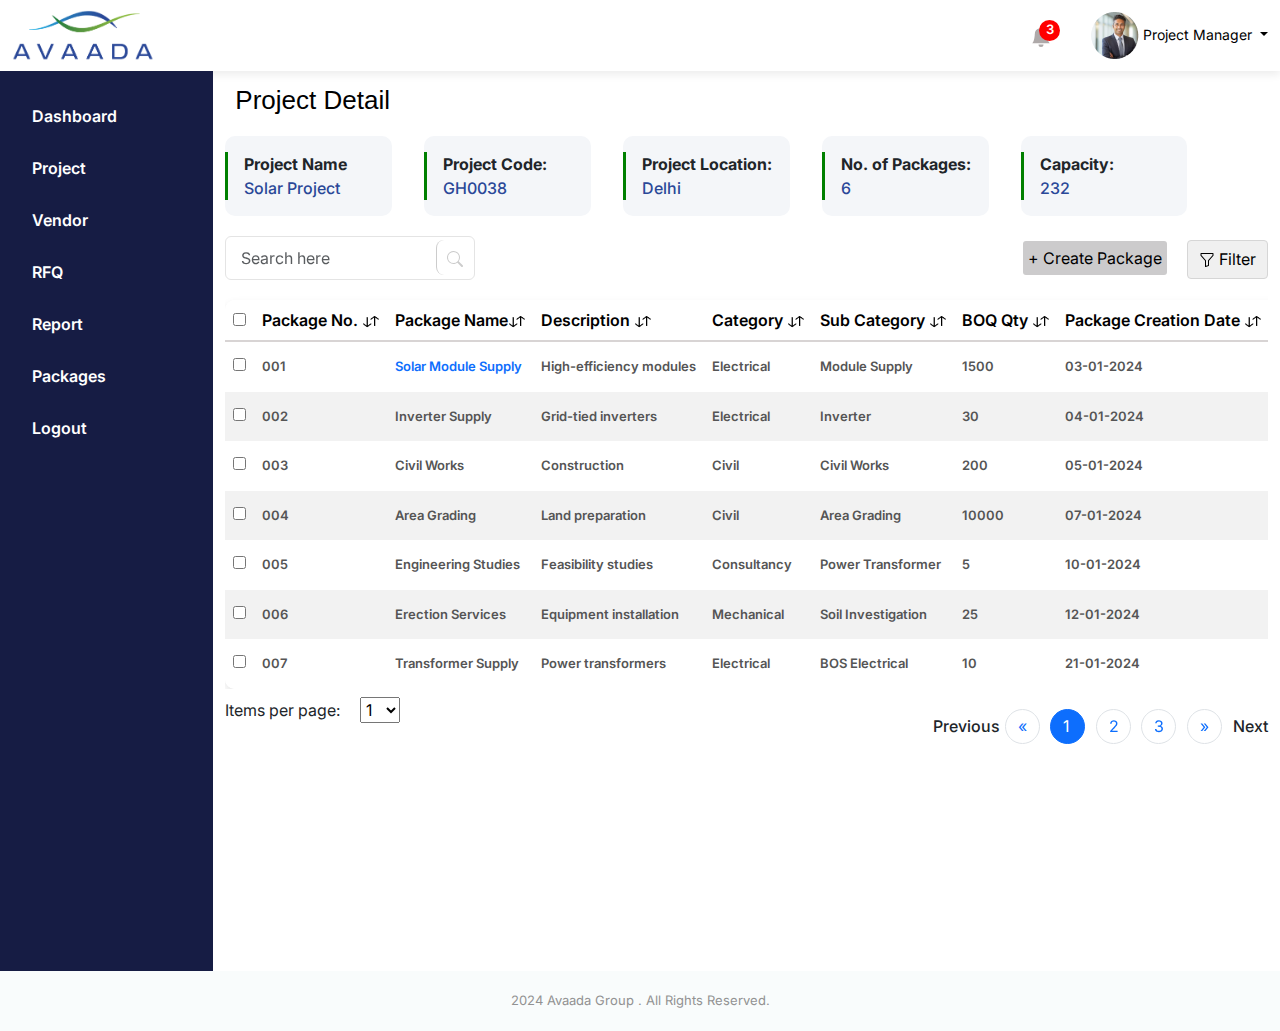
<file: Projectdetails.html>
<!DOCTYPE html>
<html lang="en">
  <head>
    <meta charset="UTF-8" />
    <meta name="viewport" content="width=device-width, initial-scale=1.0" />
    <title>Avaada</title>
    <link rel="stylesheet" href="css/bootstrap.min.css" />
    <link rel="stylesheet" href="css/style.css" />
    <link rel="preconnect" href="https://fonts.googleapis.com" />
    <link rel="preconnect" href="https://fonts.gstatic.com" crossorigin />
    <link
      href="https://fonts.googleapis.com/css2?family=Inter:wght@300;400;500;600;700;800&display=swap"
      rel="stylesheet"
    />
  </head>
  <body>
    <header>
      <div class="container-fluid">
        <div class="row">
          <div class="col-md-2">
            <a href="Projectlisting.html"
              ><img src="images/logo.png" alt="" height="51"
            /></a>
          </div>

          <div class="col-md-5 ms-auto invites_log1">
            <div class="invites"></div>

            <div class="notification">
              <a
                class="dropdown-toggle"
                href="#"
                role="button"
                data-bs-toggle="dropdown"
                aria-expanded="false"
              >
                <svg
                  xmlns="http://www.w3.org/2000/svg"
                  width="20"
                  height="20"
                  fill="currentColor"
                  class="bi bi-bell-fill"
                  viewBox="0 0 16 16"
                >
                  <path
                    d="M8 16a2 2 0 0 0 2-2H6a2 2 0 0 0 2 2m.995-14.901a1 1 0 1 0-1.99 0A5 5 0 0 0 3 6c0 1.098-.5 6-2 7h14c-1.5-1-2-5.902-2-7 0-2.42-1.72-4.44-4.005-4.901"
                  />
                </svg>

                <div class="circle">3</div>
              </a>

              <div class="dropdown">
                <div class="notifications dropdown-menu">
                  <div class="notifications_heading justify-content-between">
                    Notifications

                    <span>2 New</span>
                  </div>

                  <div class="notifications_inside">
                    <ul>
                      <li>
                        <a href="#"
                          >New vendor details submitted: Vendor Code VND205</a
                        >
                        <div class="time_outer">
                          <img src="images/time.png" alt="" /> 30 Min Ago
                        </div>
                      </li>

                      <li>
                        <a href="#"
                          >Vendor details received: Vendor Code VND203, Name -
                          MechCorp Engineering.</a
                        >
                        <div class="time_outer">
                          <img src="images/time.png" alt="" /> 47 Min Ago
                        </div>
                      </li>
                    </ul>
                  </div>
                </div>
              </div>
            </div>

            <div class="user_box">
              <img src="images/userkumar.png" alt="" />
              <a
                class="dropdown-toggle"
                href="#"
                role="button"
                data-bs-toggle="dropdown"
                aria-expanded="false"
              >
                Project Manager
              </a>

              <div class="dropdown">
                <ul class="dropdown-menu">
                  <li>
                    <a class="dropdown-item" href="account.html">Profile </a>
                  </li>
                  <li><a class="dropdown-item" href="#">Settings</a></li>
                  <li><a class="dropdown-item" href="index.html">Logout</a></li>
                </ul>
              </div>
            </div>
          </div>
        </div>
      </div>
    </header>

    <section>
      <div class="container-fluid">
        <div class="row">
          <div class="col-md-2 left_menu">
            <ul>
              <li><a href="#">Dashboard</a></li>
              <li><a href="Projectlisting.html">Project</a></li>
              <li><a href="existing_vendors.html">Vendor</a></li>
              <li><a href="RFQlisting.html">RFQ</a></li>
              <li><a href="#">Report</a></li>
              <li><a href="Packageslisting.html">Packages</a></li>
              <li><a href="#">Logout</a></li>
              <!-- <li><a href="#">Accounts</a></li> -->
            </ul>
          </div>

          <div class="col-md-10">
            <div class="listing_project">
              <p>Project Detail</p>
            </div>
            <div class="listing_project_block_1">
              <div class="listing_project_block_2">
                <div class="listing_project_block_3">
                  <p><b>Project Name</b></p>
                  <p class="block_detail_listing">Solar Project</p>
                </div>
              </div>
              <div class="listing_project_block_2">
                <div class="listing_project_block_3">
                  <p><b>Project Code:</b></p>
                  <p class="block_detail_listing">GH0038</p>
                </div>
              </div>
              <div class="listing_project_block_2">
                <div class="listing_project_block_3">
                  <p><b>Project Location:</b></p>
                  <p class="block_detail_listing">Delhi</p>
                </div>
              </div>
              <div class="listing_project_block_2">
                <div class="listing_project_block_3">
                  <p><b>No. of Packages:</b></p>
                  <p class="block_detail_listing">6</p>
                </div>
              </div>
              <div class="listing_project_block_2">
                <div class="listing_project_block_3">
                  <p><b>Capacity:</b></p>
                  <p class="block_detail_listing">232</p>
                </div>
              </div>
            </div>
            <div class="search_filter_outers ms-auto">
              <div class="search_main">
                <div id="custom-search-input">
                  <div class="input-group col-md-12">
                    <input
                      type="text"
                      class="form-control input-lg"
                      placeholder="Search here"
                      fdprocessedid="8achb"
                    />
                    <span class="input-group-btn">
                      <button
                        class="btn btn-info btn-lg"
                        type="button"
                        fdprocessedid="trsp06"
                      >
                        <span class="glyphicon glyphicon-search"
                          ><svg
                            xmlns="http://www.w3.org/2000/svg"
                            width="16"
                            height="16"
                            fill="currentColor"
                            class="bi bi-search"
                            viewBox="0 0 16 16"
                          >
                            <path
                              d="M11.742 10.344a6.5 6.5 0 1 0-1.397 1.398h-.001q.044.06.098.115l3.85 3.85a1 1 0 0 0 1.415-1.414l-3.85-3.85a1 1 0 0 0-.115-.1zM12 6.5a5.5 5.5 0 1 1-11 0 5.5 5.5 0 0 1 11 0"
                            ></path></svg
                        ></span>
                      </button>
                    </span>
                  </div>
                </div>
              </div>
              <div class="create_listing_project">
                <a
                  class="vendor_btn vendor_maine_content"
                  data-toggle="modal"
                  data-target="#createpackage"
                >
                  + Create Package
                </a>
                <div class="filter_main">
                  <button fdprocessedid="wyyigxh">
                    <span>
                      <svg
                        xmlns="http://www.w3.org/2000/svg"
                        width="16"
                        height="16"
                        fill="currentColor"
                        class="bi bi-funnel"
                        viewBox="0 0 16 16"
                      >
                        <path
                          d="M1.5 1.5A.5.5 0 0 1 2 1h12a.5.5 0 0 1 .5.5v2a.5.5 0 0 1-.128.334L10 8.692V13.5a.5.5 0 0 1-.342.474l-3 1A.5.5 0 0 1 6 14.5V8.692L1.628 3.834A.5.5 0 0 1 1.5 3.5zm1 .5v1.308l4.372 4.858A.5.5 0 0 1 7 8.5v5.306l2-.666V8.5a.5.5 0 0 1 .128-.334L13.5 3.308V2z"
                        ></path>
                      </svg>
                    </span>
                    Filter
                  </button>
                </div>
              </div>
            </div>

            <!-- Create Package Modal  -->
            <div
              class="modal fade"
              id="createpackage"
              tabindex="-1"
              role="dialog"
              aria-labelledby="createPackageLabel"
              aria-hidden="true"
            >
              <div class="modal-dialog modal-dialog-centered" role="document">
                <div class="modal-content">
                  <div class="modal-header">
                    <h5 class="modal-title" id="createPackageLabel">
                      Create Package
                    </h5>
                    <button
                      type="button"
                      class="btn-close"
                      data-dismiss="modal"
                      aria-label="Close"
                      fdprocessedid="rtk8j"
                    ></button>
                  </div>
                  <div class="modal-bodys">
                    <p style="margin-top: 1rem; padding-bottom: 1rem">
                      You don't have rights for this feature. Please coordinate
                      with Engineer/QA team.
                    </p>
                  </div>
                </div>
              </div>
            </div>
            <div class="listing_main" style="overflow-x: scroll">
              <table>
                <thead>
                  <tr>
                    <th><input type="checkbox" /></th>
                    <th class="vendor_tabels">
                      Package No. <img src="images/code.png" alt="" />
                    </th>
                    <th class="vendor_tabels">
                      Package Name<img src="images/code.png" alt="" />
                    </th>
                    <th class="vendor_tabels">
                      Description
                      <img src="images/code.png" alt="" />
                    </th>
                    <th class="vendor_tabels">
                      Category <img src="images/code.png" alt="" />
                    </th>
                    <th class="vendor_tabels">
                      Sub Category
                      <img src="images/code.png" alt="" />
                    </th>
                    <th class="vendor_tabels">
                      BOQ Qty
                      <img src="images/code.png" alt="" />
                    </th>
                    <th class="vendor_tabels">
                      Package Creation Date
                      <img src="images/code.png" alt="" />
                    </th>
                    <th class="vendor_tabels">
                      Status <img src="images/code.png" alt="" />
                    </th>
                    <th class="vendor_tabels">
                      Department <img src="images/code.png" alt="" />
                    </th>
                    <th class="vendor_tabels">
                      Due Date <img src="images/code.png" alt="" />
                    </th>
                  </tr>
                </thead>
                <tbody>
                  <tr class="maine_tr_vendor">
                    <td><input type="checkbox" /></td>

                    <td>001</td>
                    <td class="block_solar">
                      <a href="Packagedetail.html"> Solar Module Supply</a>
                    </td>
                    <td>High-efficiency modules</td>
                    <td>Electrical</td>
                    <td>Module Supply</td>
                    <td>1500</td>
                    <td>03-01-2024</td>
                    <td><p class="maine_inprogess_listing">Planning</p></td>
                    <td>Procurement</td>
                    <td>03-01-2024</td>
                  </tr>
                  <tr class="maine_tr_vendor">
                    <td><input type="checkbox" /></td>

                    <td>002</td>
                    <td>Inverter Supply</td>
                    <td>Grid-tied inverters</td>
                    <td>Electrical</td>
                    <td>Inverter</td>
                    <td>30</td>
                    <td>04-01-2024</td>
                    <td><p class="maine_inprogess_listing">Ordered</p></td>
                    <td>Procurement</td>
                    <td>04-01-2024</td>
                  </tr>

                  <tr class="maine_tr_vendor">
                    <td><input type="checkbox" /></td>

                    <td>003</td>
                    <td>Civil Works</td>
                    <td>Construction</td>
                    <td>Civil</td>
                    <td>Civil Works</td>
                    <td>200</td>
                    <td>05-01-2024</td>
                    <td><p class="maine_inprogess_listing">Delivered</p></td>
                    <td>Procurement</td>
                    <td>05-01-2024</td>
                  </tr>
                  <tr class="maine_tr_vendor">
                    <td><input type="checkbox" /></td>

                    <td>004</td>
                    <td>Area Grading</td>
                    <td>Land preparation</td>
                    <td>Civil</td>
                    <td>Area Grading</td>
                    <td>10000</td>
                    <td>07-01-2024</td>
                    <td><p class="maine_inprogess_listing">In Progress</p></td>
                    <td>Procurement</td>
                    <td>07-01-2024</td>
                  </tr>
                  <tr class="maine_tr_vendor">
                    <td><input type="checkbox" /></td>

                    <td>005</td>
                    <td>Engineering Studies</td>
                    <td>Feasibility studies</td>
                    <td>Consultancy</td>
                    <td>Power Transformer</td>
                    <td>5</td>
                    <td>10-01-2024</td>
                    <td><p class="maine_inprogess_listing">Completed</p></td>
                    <td>Engineering</td>
                    <td>10-01-2024</td>
                  </tr>

                  <tr class="maine_tr_vendor">
                    <td><input type="checkbox" /></td>

                    <td>006</td>
                    <td>Erection Services</td>
                    <td>Equipment installation</td>
                    <td>Mechanical</td>
                    <td>Soil Investigation</td>
                    <td>25</td>
                    <td>12-01-2024</td>
                    <td><p class="maine_inprogess_listing">Scheduled</p></td>
                    <td>Scheduled</td>
                    <td>12-01-2024</td>
                  </tr>
                  <tr class="maine_tr_vendor">
                    <td><input type="checkbox" /></td>

                    <td>007</td>
                    <td>Transformer Supply</td>
                    <td>Power transformers</td>
                    <td>Electrical</td>
                    <td>BOS Electrical</td>
                    <td>10</td>
                    <td>21-01-2024</td>
                    <td><p class="maine_inprogess_listing">Awaiting</p></td>
                    <td>Procurement</td>
                    <td>21-01-2024</td>
                  </tr>
                </tbody>
              </table>
            </div>

            <div class="pagination_outer">
              <nav aria-label="Page navigation example">
                <ul class="pagination">
                  <label>Previous</label>
                  <li class="page-item">
                    <a class="page-link" href="#" aria-label="Previous">
                      <span aria-hidden="true">«</span>
                      <span class="sr-only"></span>
                    </a>
                  </li>
                  <li class="page-item active">
                    <a class="page-link" href="#">1</a>
                  </li>
                  <li class="page-item"><a class="page-link" href="#">2</a></li>
                  <li class="page-item"><a class="page-link" href="#">3</a></li>
                  <li class="page-item">
                    <a class="page-link" href="#" aria-label="Next">
                      <span aria-hidden="true">»</span>
                      <span class="sr-only"></span>
                    </a>
                  </li>
                  <label>Next</label>
                </ul>
              </nav>
            </div>

            <div class="maine_dropdown">
              <p>Items per page:</p>
              <select>
                <option value="1">1</option>
                <option value="2">2</option>
                <option value="3">3</option>
                <option value="4">4</option>
                <option value="5">5</option>
                <option value="5">6</option>
                <option value="5">7</option>
                <option value="5">8</option>
                <option value="5">9</option>
                <option value="5">10</option>
              </select>
            </div>
          </div>
        </div>
      </div>
    </section>

    <footer class="top_remove">2024 Avaada Group . All Rights Reserved.</footer>

    <script src="js/popper.min.js"></script>
    <script src="js/bootstrap.min.js"></script>
    <script src="https://code.jquery.com/jquery-3.5.1.slim.min.js"></script>
    <script src="https://cdn.jsdelivr.net/npm/@popperjs/core@2.5.2/dist/umd/popper.min.js"></script>
    <script src="https://stackpath.bootstrapcdn.com/bootstrap/4.5.2/js/bootstrap.min.js"></script>

    <!-- Your custom JavaScript -->
  </body>
</html>
</file>
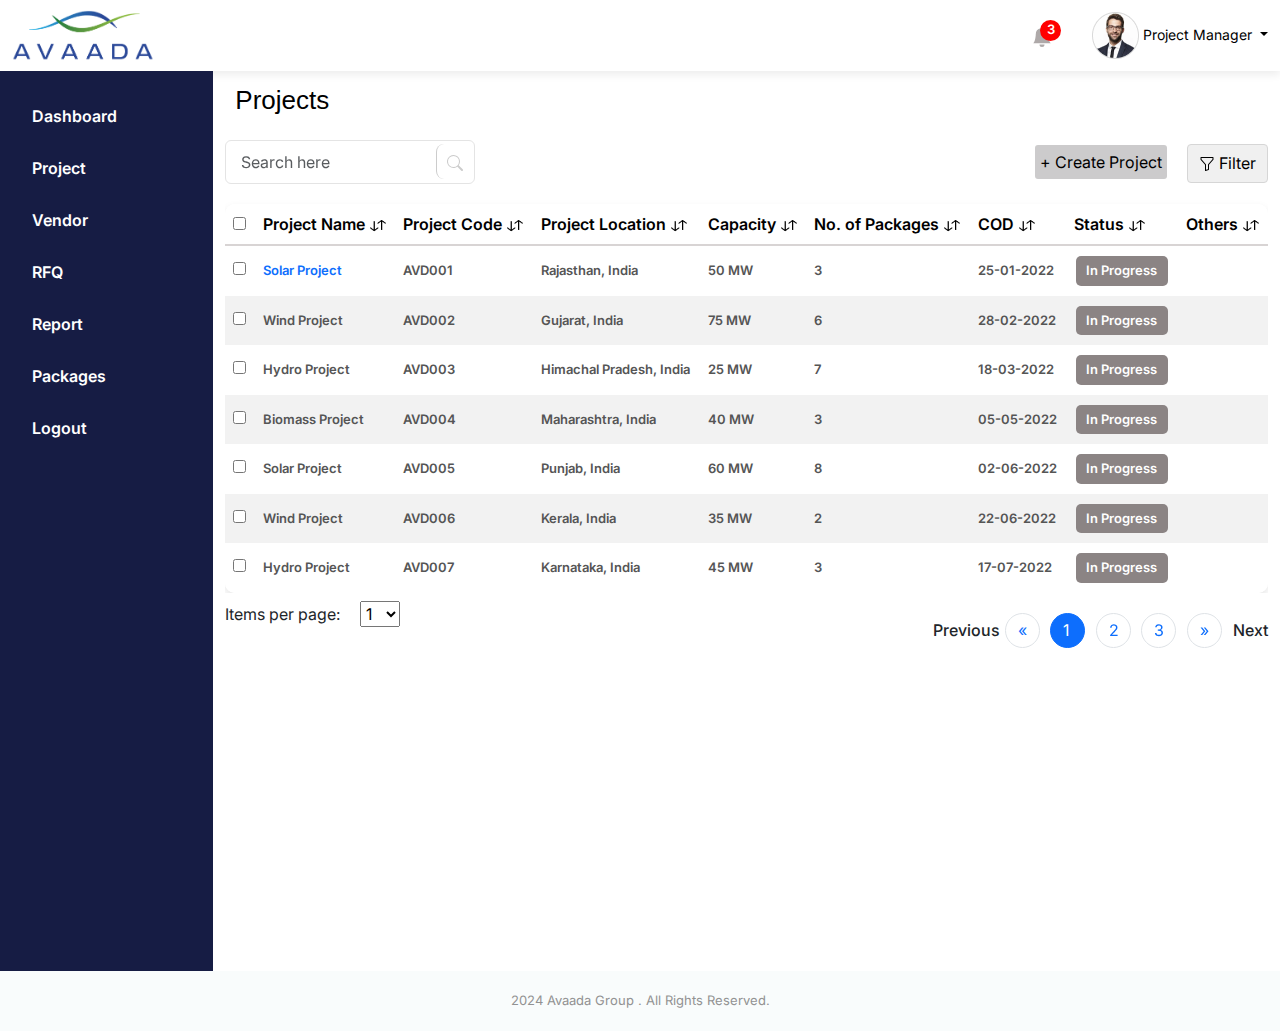
<file: Projectlisting.html>
<!DOCTYPE html>
<html lang="en">
  <head>
    <meta charset="UTF-8" />
    <meta name="viewport" content="width=device-width, initial-scale=1.0" />
    <title>Avaada</title>
    <link rel="stylesheet" href="css/bootstrap.min.css" />
    <link rel="stylesheet" href="css/style.css" />
    <link rel="preconnect" href="https://fonts.googleapis.com" />
    <link rel="preconnect" href="https://fonts.gstatic.com" crossorigin />
    <link
      href="https://fonts.googleapis.com/css2?family=Inter:wght@300;400;500;600;700;800&display=swap"
      rel="stylesheet"
    />
    <link
      rel="stylesheet"
      href="https://cdn.jsdelivr.net/npm/bootstrap@5.3.0/dist/css/bootstrap.min.css"
      integrity="sha384-rHyoN1iRsVXV4nD0JutlnGaslCJuC7uwjduW9SVrLvRYooPp2bWYgmgJQIXwl/Sp"
      crossorigin="anonymous"
    />
  </head>
  <body>
    <header>
      <div class="container-fluid">
        <div class="row">
          <div class="col-md-2">
            <a href="Projectlisting.html"
              ><img src="images/logo.png" alt="" height="51"
            /></a>
          </div>

          <div class="col-md-5 ms-auto invites_log1">
            <div class="invites"></div>

            <div class="notification">
              <a
                class="dropdown-toggle"
                href="#"
                role="button"
                data-bs-toggle="dropdown"
                aria-expanded="false"
              >
                <svg
                  xmlns="http://www.w3.org/2000/svg"
                  width="20"
                  height="20"
                  fill="currentColor"
                  class="bi bi-bell-fill"
                  viewBox="0 0 16 16"
                >
                  <path
                    d="M8 16a2 2 0 0 0 2-2H6a2 2 0 0 0 2 2m.995-14.901a1 1 0 1 0-1.99 0A5 5 0 0 0 3 6c0 1.098-.5 6-2 7h14c-1.5-1-2-5.902-2-7 0-2.42-1.72-4.44-4.005-4.901"
                  />
                </svg>

                <div class="circle">3</div>
              </a>

              <div class="dropdown">
                <div class="notifications dropdown-menu">
                  <div class="notifications_heading justify-content-between">
                    Notifications

                    <span>2 New</span>
                  </div>

                  <div class="notifications_inside">
                    <ul>
                      <li>
                        <a href="#"
                          >New vendor details submitted: Vendor Code VND205</a
                        >
                        <div class="time_outer">
                          <img src="images/time.png" alt="" /> 30 Min Ago
                        </div>
                      </li>

                      <li>
                        <a href="#"
                          >Vendor details received: Vendor Code VND203, Name -
                          MechCorp Engineering.</a
                        >
                        <div class="time_outer">
                          <img src="images/time.png" alt="" /> 47 Min Ago
                        </div>
                      </li>
                    </ul>
                  </div>
                </div>
              </div>
            </div>

            <div class="user_box">
              <img src="images/profile_pic.png" alt="" />
              <a
                class="dropdown-toggle"
                href="#"
                role="button"
                data-bs-toggle="dropdown"
                aria-expanded="false"
              >
                Project Manager
              </a>

              <div class="dropdown">
                <ul class="dropdown-menu">
                  <li>
                    <a class="dropdown-item" href="account.html">Profile</a>
                  </li>
                  <li><a class="dropdown-item" href="#">Settings</a></li>
                  <li><a class="dropdown-item" href="index.html">Logout</a></li>
                </ul>
              </div>
            </div>
          </div>
        </div>
      </div>
    </header>

    <section>
      <div class="container-fluid">
        <div class="row">
          <div class="col-md-2 left_menu">
            <ul>
              <li><a href="#">Dashboard</a></li>
              <li><a href="Projectlisting.html">Project</a></li>
              <li><a href="existing_vendors.html">Vendor</a></li>
              <li><a href="RFQlisting.html">RFQ</a></li>
              <li><a href="#">Report</a></li>
              <li><a href="Packageslisting.html">Packages</a></li>
              <li><a href="#">Logout</a></li>
              <!-- <li><a href="#">Accounts</a></li> -->
            </ul>
          </div>

          <div class="col-md-10">
            <div class="listing_project">
              <p>Projects</p>
            </div>
            <div class="search_filter_outers ms-auto">
              <div class="search_main">
                <div id="custom-search-input">
                  <div class="input-group col-md-12">
                    <input
                      type="text"
                      class="form-control input-lg"
                      placeholder="Search here"
                      fdprocessedid="8achb"
                    />
                    <span class="input-group-btn">
                      <button
                        class="btn btn-info btn-lg"
                        type="button"
                        fdprocessedid="trsp06"
                      >
                        <span class="glyphicon glyphicon-search"
                          ><svg
                            xmlns="http://www.w3.org/2000/svg"
                            width="16"
                            height="16"
                            fill="currentColor"
                            class="bi bi-search"
                            viewBox="0 0 16 16"
                          >
                            <path
                              d="M11.742 10.344a6.5 6.5 0 1 0-1.397 1.398h-.001q.044.06.098.115l3.85 3.85a1 1 0 0 0 1.415-1.414l-3.85-3.85a1 1 0 0 0-.115-.1zM12 6.5a5.5 5.5 0 1 1-11 0 5.5 5.5 0 0 1 11 0"
                            ></path></svg
                        ></span>
                      </button>
                    </span>
                  </div>
                </div>
              </div>
              <div class="create_listing_project">
                <a
                  class="vendor_btn vendor_maine_content"
                  data-toggle="modal"
                  data-target="#contactModal"
                  >+ Create Project</a
                >
                <div class="filter_main">
                  <button fdprocessedid="wyyigxh">
                    <span>
                      <svg
                        xmlns="http://www.w3.org/2000/svg"
                        width="16"
                        height="16"
                        fill="currentColor"
                        class="bi bi-funnel"
                        viewBox="0 0 16 16"
                      >
                        <path
                          d="M1.5 1.5A.5.5 0 0 1 2 1h12a.5.5 0 0 1 .5.5v2a.5.5 0 0 1-.128.334L10 8.692V13.5a.5.5 0 0 1-.342.474l-3 1A.5.5 0 0 1 6 14.5V8.692L1.628 3.834A.5.5 0 0 1 1.5 3.5zm1 .5v1.308l4.372 4.858A.5.5 0 0 1 7 8.5v5.306l2-.666V8.5a.5.5 0 0 1 .128-.334L13.5 3.308V2z"
                        ></path>
                      </svg>
                    </span>
                    Filter
                  </button>
                </div>
              </div>
            </div>
            <!-- Create Project Modal -->
            <div
              class="modal fade hidemodal"
              id="contactModal"
              tabindex="-1"
              role="dialog"
              aria-labelledby="contactModalLabel"
              aria-hidden="true"
            >
              <div class="modal-dialog modal-dialog-centered" role="document">
                <div class="modal-content">
                  <div class="modal-header">
                    <h5 class="modal-title" id="contactModalLabel">
                      Create Project
                    </h5>
                    <button
                      type="button"
                      class="btn-close"
                      data-dismiss="modal"
                      aria-label="Close"
                      fdprocessedid="rtk8j"
                    ></button>
                  </div>
                  <div class="modal-body">
                    <form id="projectForm">
                      <div class="lets_modal_vendor">
                        <div class="lets_select_sme">
                          <label class="mb-1 text-dark"
                            >Project Name <span class="required">*</span></label
                          >
                          <input
                            type="text"
                            id="projectName"
                            class="form-control form_h_modal"
                            placeholder="Enter Project Name"
                            required
                          />
                          <div
                            class="error-message"
                            id="projectNameError"
                          ></div>
                        </div>
                        <div class="lets_select_sme">
                          <label class="mb-1 text-dark"
                            >Project Code <span class="required">*</span></label
                          >
                          <input
                            type="text"
                            id="projectCode"
                            class="form-control form_h_modal"
                            placeholder="Enter Project Code"
                          />
                          <div
                            class="error-message"
                            id="projectCodeError"
                          ></div>
                        </div>
                      </div>
                      <div class="lets_modal_vendor">
                        <div class="lets_select_sme">
                          <label class="mb-1 text-dark"
                            >Project Location
                            <span class="required">*</span></label
                          >
                          <input
                            type="text"
                            id="projectLocation"
                            class="form-control form_h_modal"
                            placeholder="Enter Project Location"
                            required
                          />
                          <div
                            class="error-message"
                            id="projectLocationError"
                          ></div>
                        </div>
                        <div class="lets_select_sme">
                          <label class="mb-1 text-dark"
                            >Capacity <span class="required">*</span></label
                          >
                          <input
                            type="number"
                            id="capacity"
                            class="form-control form_h_modal"
                            placeholder="Enter Capacity"
                            required
                          />
                          <div class="error-message" id="capacityError"></div>
                        </div>
                      </div>
                      <div class="lets_modal_vendor">
                        <div class="lets_select_sme">
                          <label class="mb-1 text-dark"
                            >Calender <span class="required">*</span></label
                          >

                          <input
                            type="text"
                            id="cod"
                            class="form-control form_h_modal"
                            placeholder="03-03-2024"
                            required
                          />
                          <svg
                            style="margin-top: -4rem; margin-left: 12rem"
                            xmlns="http://www.w3.org/2000/svg"
                            width="16"
                            height="16"
                            fill="currentColor"
                            class="bi bi-calendar-date"
                            viewBox="0 0 16 16"
                          >
                            <path
                              d="M6.445 11.688V6.354h-.633A13 13 0 0 0 4.5 7.16v.695c.375-.257.969-.62 1.258-.777h.012v4.61zm1.188-1.305c.047.64.594 1.406 1.703 1.406 1.258 0 2-1.066 2-2.871 0-1.934-.781-2.668-1.953-2.668-.926 0-1.797.672-1.797 1.809 0 1.16.824 1.77 1.676 1.77.746 0 1.23-.376 1.383-.79h.027c-.004 1.316-.461 2.164-1.305 2.164-.664 0-1.008-.45-1.05-.82zm2.953-2.317c0 .696-.559 1.18-1.184 1.18-.601 0-1.144-.383-1.144-1.2 0-.823.582-1.21 1.168-1.21.633 0 1.16.398 1.16 1.23"
                            />
                            <path
                              d="M3.5 0a.5.5 0 0 1 .5.5V1h8V.5a.5.5 0 0 1 1 0V1h1a2 2 0 0 1 2 2v11a2 2 0 0 1-2 2H2a2 2 0 0 1-2-2V3a2 2 0 0 1 2-2h1V.5a.5.5 0 0 1 .5-.5M1 4v10a1 1 0 0 0 1 1h12a1 1 0 0 0 1-1V4z"
                            />
                          </svg>
                          <div class="error-message" id="codError"></div>
                        </div>
                        <div class="lets_select_sme">
                          <label class="mb-1 text-dark"
                            >Date <span class="required">*</span></label
                          >
                          <input
                            type="text"
                            id="date"
                            class="form-control form_h_modal"
                            placeholder="04-03-2024"
                            required
                          />
                          <div class="error-message" id="dateError"></div>
                        </div>
                      </div>
                      <div class="clear_btn_status">
                        <button
                          type="button"
                          class="btn clear_btn"
                          data-dismiss="modal"
                        >
                          Close
                        </button>
                        <button
                          type="button"
                          class="btn btn-success save_next_btn"
                          onclick="validateForm()"
                        >
                          Submit
                        </button>
                      </div>
                    </form>
                  </div>
                </div>
              </div>
            </div>

            <!-- Success Modal -->
            <div
              class="modal fade"
              id="successModal"
              tabindex="-1"
              role="dialog"
              aria-labelledby="successModalLabel"
              aria-hidden="true"
            >
              <div class="modal-dialog modal-dialog-centered" role="document">
                <div class="modal-content">
                  <div class="modal-headers">
                    <h5></h5>
                    <button
                      type="button"
                      class="btn-close"
                      data-dismiss="modal"
                      aria-label="Close"
                      fdprocessedid="rtk8j"
                    ></button>
                  </div>
                  <div class="modal-bodys">
                    <img src="images/check-circle.png" alt="" />
                    <p class="sucesfully_project">
                      Your Project has been created Succesfully
                    </p>
                    <p class="sucesfully_projects">
                      Project Code:<strong style="color: #2a4898"
                        >AVD001</strong
                      >
                    </p>
                  </div>
                </div>
              </div>
            </div>

            <div class="listing_main" style="overflow-x: scroll">
              <table>
                <thead>
                  <tr>
                    <th><input type="checkbox" /></th>
                    <th class="vendor_tabels">
                      Project Name
                      <img src="images/code.png" alt="" />
                    </th>
                    <th class="vendor_tabels">
                      Project Code <img src="images/code.png" alt="" />
                    </th>
                    <th class="vendor_tabels">
                      Project Location
                      <img src="images/code.png" alt="" />
                    </th>
                    <th class="vendor_tabels">
                      Capacity <img src="images/code.png" alt="" />
                    </th>
                    <th class="vendor_tabels">
                      No. of Packages
                      <img src="images/code.png" alt="" />
                    </th>
                    <th class="vendor_tabels">
                      COD
                      <img src="images/code.png" alt="" />
                    </th>
                    <th class="vendor_tabels">
                      Status <img src="images/code.png" alt="" />
                    </th>
                    <th class="vendor_tabels">
                      Others
                      <img src="images/code.png" alt="" />
                    </th>
                  </tr>
                </thead>
                <tbody>
                  <tr class="maine_tr_vendor">
                    <td><input type="checkbox" /></td>

                    <td class="block_solar">
                      <a href="Projectdetails.html">Solar Project</a>
                    </td>
                    <td>AVD001</td>
                    <td>Rajasthan, India</td>
                    <td>50 MW</td>
                    <td>3</td>
                    <td>25-01-2022</td>
                    <td><p class="maine_inprogess_listing">In Progress</p></td>
                    <td></td>
                  </tr>
                  <tr class="maine_tr_vendor">
                    <td><input type="checkbox" /></td>

                    <td>Wind Project</td>
                    <td>AVD002</td>
                    <td>Gujarat, India</td>
                    <td>75 MW</td>
                    <td>6</td>
                    <td>28-02-2022</td>
                    <td><p class="maine_inprogess_listing">In Progress</p></td>
                    <td></td>
                  </tr>

                  <tr class="maine_tr_vendor">
                    <td><input type="checkbox" /></td>

                    <td>Hydro Project</td>
                    <td>AVD003</td>
                    <td>Himachal Pradesh, India</td>
                    <td>25 MW</td>
                    <td>7</td>
                    <td>18-03-2022</td>
                    <td><p class="maine_inprogess_listing">In Progress</p></td>
                    <td></td>
                  </tr>
                  <tr class="maine_tr_vendor">
                    <td><input type="checkbox" /></td>

                    <td>Biomass Project</td>
                    <td>AVD004</td>
                    <td>Maharashtra, India</td>
                    <td>40 MW</td>
                    <td>3</td>
                    <td>05-05-2022</td>
                    <td><p class="maine_inprogess_listing">In Progress</p></td>
                    <td></td>
                  </tr>
                  <tr class="maine_tr_vendor">
                    <td><input type="checkbox" /></td>

                    <td>Solar Project</td>
                    <td>AVD005</td>
                    <td>Punjab, India</td>
                    <td>60 MW</td>
                    <td>8</td>
                    <td>02-06-2022</td>
                    <td><p class="maine_inprogess_listing">In Progress</p></td>
                    <td></td>
                  </tr>

                  <tr class="maine_tr_vendor">
                    <td><input type="checkbox" /></td>

                    <td>Wind Project</td>
                    <td>AVD006</td>
                    <td>Kerala, India</td>
                    <td>35 MW</td>
                    <td>2</td>
                    <td>22-06-2022</td>
                    <td><p class="maine_inprogess_listing">In Progress</p></td>
                    <td></td>
                  </tr>
                  <tr class="maine_tr_vendor">
                    <td><input type="checkbox" /></td>

                    <td>Hydro Project</td>
                    <td>AVD007</td>
                    <td>Karnataka, India</td>
                    <td>45 MW</td>
                    <td>3</td>
                    <td>17-07-2022</td>
                    <td><p class="maine_inprogess_listing">In Progress</p></td>
                    <td></td>
                  </tr>
                </tbody>
              </table>
            </div>

            <div class="pagination_outer">
              <nav aria-label="Page navigation example">
                <ul class="pagination">
                  <label>Previous</label>
                  <li class="page-item">
                    <a class="page-link" href="#" aria-label="Previous">
                      <span aria-hidden="true">«</span>
                      <span class="sr-only"></span>
                    </a>
                  </li>
                  <li class="page-item active">
                    <a class="page-link" href="#">1</a>
                  </li>
                  <li class="page-item"><a class="page-link" href="#">2</a></li>
                  <li class="page-item"><a class="page-link" href="#">3</a></li>
                  <li class="page-item">
                    <a class="page-link" href="#" aria-label="Next">
                      <span aria-hidden="true">»</span>
                      <span class="sr-only"></span>
                    </a>
                  </li>
                  <label>Next</label>
                </ul>
              </nav>
            </div>

            <div class="maine_dropdown">
              <p>Items per page:</p>
              <select>
                <option value="1">1</option>
                <option value="2">2</option>
                <option value="3">3</option>
                <option value="4">4</option>
                <option value="5">5</option>
                <option value="5">6</option>
                <option value="5">7</option>
                <option value="5">8</option>
                <option value="5">9</option>
                <option value="5">10</option>
              </select>
            </div>
          </div>
        </div>
      </div>
    </section>

    <footer class="top_remove">2024 Avaada Group . All Rights Reserved.</footer>

    <script src="js/popper.min.js"></script>
    <script src="js/bootstrap.min.js"></script>
    <script src="https://code.jquery.com/jquery-3.5.1.slim.min.js"></script>
    <script src="https://cdn.jsdelivr.net/npm/@popperjs/core@2.5.2/dist/umd/popper.min.js"></script>
    <script src="https://stackpath.bootstrapcdn.com/bootstrap/4.5.2/js/bootstrap.min.js"></script>
    <!-- Your custom JavaScript -->
    <script>
      function validateForm() {
        // Your validation logic goes here

        // Assuming validation passes, show the success modal
        $("#successModal").modal("show");
      }
    </script>
    <script>
      function validateForm() {
        // Your form validation logic goes here

        // Assuming validation passes, show the success modal
        $("#successModal").modal("show");
      }
    </script>
    <script>
      $(document).ready(function () {
        $("#successModal").on("show.bs.modal", function (e) {
          // Close the contactModal when successModal is shown
          $("#contactModal").modal("hide");
        });
      });
    </script>
    <script src="https://code.jquery.com/jquery-3.6.4.min.js"></script>
    <script>
      function validateForm() {
        var projectName = document.getElementById("projectName").value;
        var projectCode = document.getElementById("projectCode").value;
        var projectLocation = document.getElementById("projectLocation").value;
        var capacity = document.getElementById("capacity").value;
        var cod = document.getElementById("cod").value;

        document.getElementById("projectNameError").innerHTML = projectName
          ? ""
          : "Project Name is required";
        document.getElementById("projectCodeError").innerHTML = projectCode
          ? ""
          : "Project Code is required";
        document.getElementById("projectLocationError").innerHTML =
          projectLocation ? "" : "Project Location is required";
        document.getElementById("capacityError").innerHTML = capacity
          ? ""
          : "Capacity is required";
        document.getElementById("codError").innerHTML = cod
          ? ""
          : "COD is required";

        // Check if all fields are filled
        if (projectName && projectLocation && capacity && cod) {
          // You can submit the form or perform any other action here
          // For now, I'll just show the success modal
          $("#contactModal").modal("hide"); // Hide the first modal
          $("#successModal").modal("show"); // Show the success modal
        }
      }
    </script>
    <script>
      $("#contactModal").modal("hide");
    </script>
  </body>
</html>
</file>
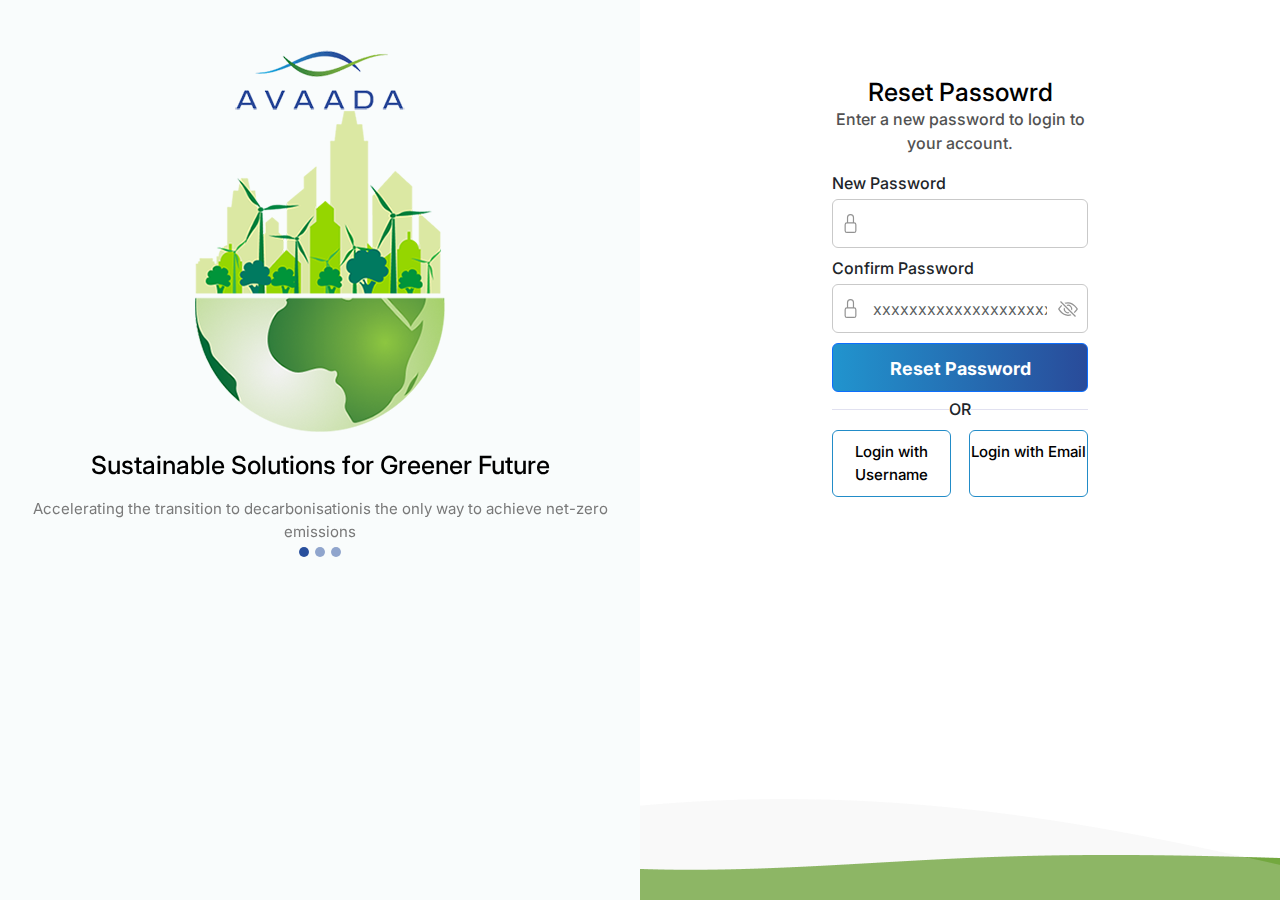
<file: Resetpassword.html>
<!DOCTYPE html>
<html lang="en">
  <head>
    <meta charset="UTF-8" />
    <meta name="viewport" content="width=device-width, initial-scale=1.0" />
    <title>Avaada</title>

    <link rel="stylesheet" href="css/bootstrap.min.css" />
    <link rel="stylesheet" href="css/style.css" />
    <link rel="preconnect" href="https://fonts.googleapis.com" />
    <link rel="preconnect" href="https://fonts.gstatic.com" crossorigin />
    <link
      href="https://fonts.googleapis.com/css2?family=Inter:wght@300;400;500;600;700;800&display=swap"
      rel="stylesheet"
    />
  </head>
  <body>
    <section class="login-outer">
      <div class="container-fluid">
        <div class="row">
          <div class="col-md-6 login-left">
            <a>
              <img src="images/avaada-group-logos.png" alt="" />
            </a>

            <div class="login_slider_outer">
              <div
                id="carouselExampleDark"
                class="carousel carousel-dark slide"
                data-bs-ride="carousel"
              >
                <div class="carousel-indicators">
                  <button
                    type="button"
                    data-bs-target="#carouselExampleDark"
                    data-bs-slide-to="0"
                    class="active"
                    aria-current="true"
                    aria-label="Slide 1"
                  ></button>
                  <button
                    type="button"
                    data-bs-target="#carouselExampleDark"
                    data-bs-slide-to="1"
                    aria-label="Slide 2"
                  ></button>

                  <button
                    type="button"
                    data-bs-target="#carouselExampleDark"
                    data-bs-slide-to="2"
                    aria-label="Slide 3"
                  ></button>
                </div>
                <div class="carousel-inner">
                  <div class="carousel-item active" data-bs-interval="10000">
                    <img src="images/globe.png" alt="" />

                    <div class="carousel-caption d-none d-md-block">
                      <div class="sustain_heading">
                        Sustainable Solutions for Greener Future
                      </div>

                      <div class="sub_sustain_heading">
                        Accelerating the transition to decarbonisationis the
                        only way to achieve net-zero emissions
                      </div>
                    </div>
                  </div>
                  <div class="carousel-item" data-bs-interval="2000">
                    <img src="images/globe.png" alt="" />

                    <div class="carousel-caption d-none d-md-block">
                      <div class="sustain_heading">
                        Sustainable Solutions for Greener Future
                      </div>

                      <div class="sub_sustain_heading">
                        Accelerating the transition to decarbonisationis the
                        only way to achieve net-zero emissions
                      </div>
                    </div>
                  </div>
                  <div class="carousel-item">
                    <img src="images/globe.png" alt="" />
                    <div class="carousel-caption d-none d-md-block">
                      <div class="sustain_heading">
                        Sustainable Solutions for Greener Future
                      </div>

                      <div class="sub_sustain_heading">
                        Accelerating the transition to decarbonisationis the
                        only way to achieve net-zero emissions
                      </div>
                    </div>
                  </div>
                </div>
              </div>
            </div>
          </div>

          <div class="col-md-6 login-form-ot">
            <div class="login-form">
              <div class="text-center">
                <h3 class="title">Reset Passowrd</h3>
                <p>Enter a new password to login to your account.</p>
              </div>
              <form>
                <div class="mb-4 position-relative">
                  <label class="mb-1 text-dark"> New Password</label>
                  <input
                    type="text"
                    class="form-control form-h"
                    placeholder=""
                  />

                  <span class="lock"
                    ><svg
                      xmlns="http://www.w3.org/2000/svg"
                      width="19"
                      height="19"
                      fill="currentColor"
                      class="bi bi-lock"
                      viewBox="0 0 16 16"
                    >
                      <path
                        d="M8 1a2 2 0 0 1 2 2v4H6V3a2 2 0 0 1 2-2m3 6V3a3 3 0 0 0-6 0v4a2 2 0 0 0-2 2v5a2 2 0 0 0 2 2h6a2 2 0 0 0 2-2V9a2 2 0 0 0-2-2M5 8h6a1 1 0 0 1 1 1v5a1 1 0 0 1-1 1H5a1 1 0 0 1-1-1V9a1 1 0 0 1 1-1"
                      /></svg
                  ></span>
                </div>
                <div class="mb-4 position-relative">
                  <label class="mb-1 text-dark">Confirm Password</label>
                  <input
                    type="password"
                    class="form-control form-h"
                    placeholder="xxxxxxxxxxxxxxxxxxxxx"
                  />

                  <span class="lock"
                    ><svg
                      xmlns="http://www.w3.org/2000/svg"
                      width="19"
                      height="19"
                      fill="currentColor"
                      class="bi bi-lock"
                      viewBox="0 0 16 16"
                    >
                      <path
                        d="M8 1a2 2 0 0 1 2 2v4H6V3a2 2 0 0 1 2-2m3 6V3a3 3 0 0 0-6 0v4a2 2 0 0 0-2 2v5a2 2 0 0 0 2 2h6a2 2 0 0 0 2-2V9a2 2 0 0 0-2-2M5 8h6a1 1 0 0 1 1 1v5a1 1 0 0 1-1 1H5a1 1 0 0 1-1-1V9a1 1 0 0 1 1-1"
                      /></svg
                  ></span>

                  <span class="show-pass eye">
                    <svg
                      xmlns="http://www.w3.org/2000/svg"
                      width="20"
                      height="20"
                      fill="currentColor"
                      class="bi bi-eye-slash"
                      viewBox="0 0 16 16"
                    >
                      <path
                        d="M13.359 11.238C15.06 9.72 16 8 16 8s-3-5.5-8-5.5a7 7 0 0 0-2.79.588l.77.771A6 6 0 0 1 8 3.5c2.12 0 3.879 1.168 5.168 2.457A13 13 0 0 1 14.828 8q-.086.13-.195.288c-.335.48-.83 1.12-1.465 1.755q-.247.248-.517.486z"
                      />
                      <path
                        d="M11.297 9.176a3.5 3.5 0 0 0-4.474-4.474l.823.823a2.5 2.5 0 0 1 2.829 2.829zm-2.943 1.299.822.822a3.5 3.5 0 0 1-4.474-4.474l.823.823a2.5 2.5 0 0 0 2.829 2.829"
                      />
                      <path
                        d="M3.35 5.47q-.27.24-.518.487A13 13 0 0 0 1.172 8l.195.288c.335.48.83 1.12 1.465 1.755C4.121 11.332 5.881 12.5 8 12.5c.716 0 1.39-.133 2.02-.36l.77.772A7 7 0 0 1 8 13.5C3 13.5 0 8 0 8s.939-1.721 2.641-3.238l.708.709zm10.296 8.884-12-12 .708-.708 12 12z"
                      />
                    </svg>
                  </span>
                </div>
                <div
                  class="form-row d-flex justify-content-between mt-4 mb-2"
                ></div>
                <div class="text-center mb-4">
                  <a
                    href="Projectlisting.html"
                    style="color: #fff; text-decoration: none"
                    class="btn btn-primary btn-log"
                    >Reset Password</a
                  >
                </div>
                <h6 class="login-title"><span> OR </span></h6>

                <div class="mb-3 d-flex">
                  <a href="index.html" class="btn otp flex-fill"
                    >Login with Username</a
                  >
                  <a href="#" class="btn otp flex-fill">Login with Email</a>
                </div>
              </form>
            </div>
          </div>
        </div>
      </div>
    </section>

    <script src="js/popper.min.js"></script>
    <script src="js/bootstrap.min.js"></script>
  </body>
</html>
</file>
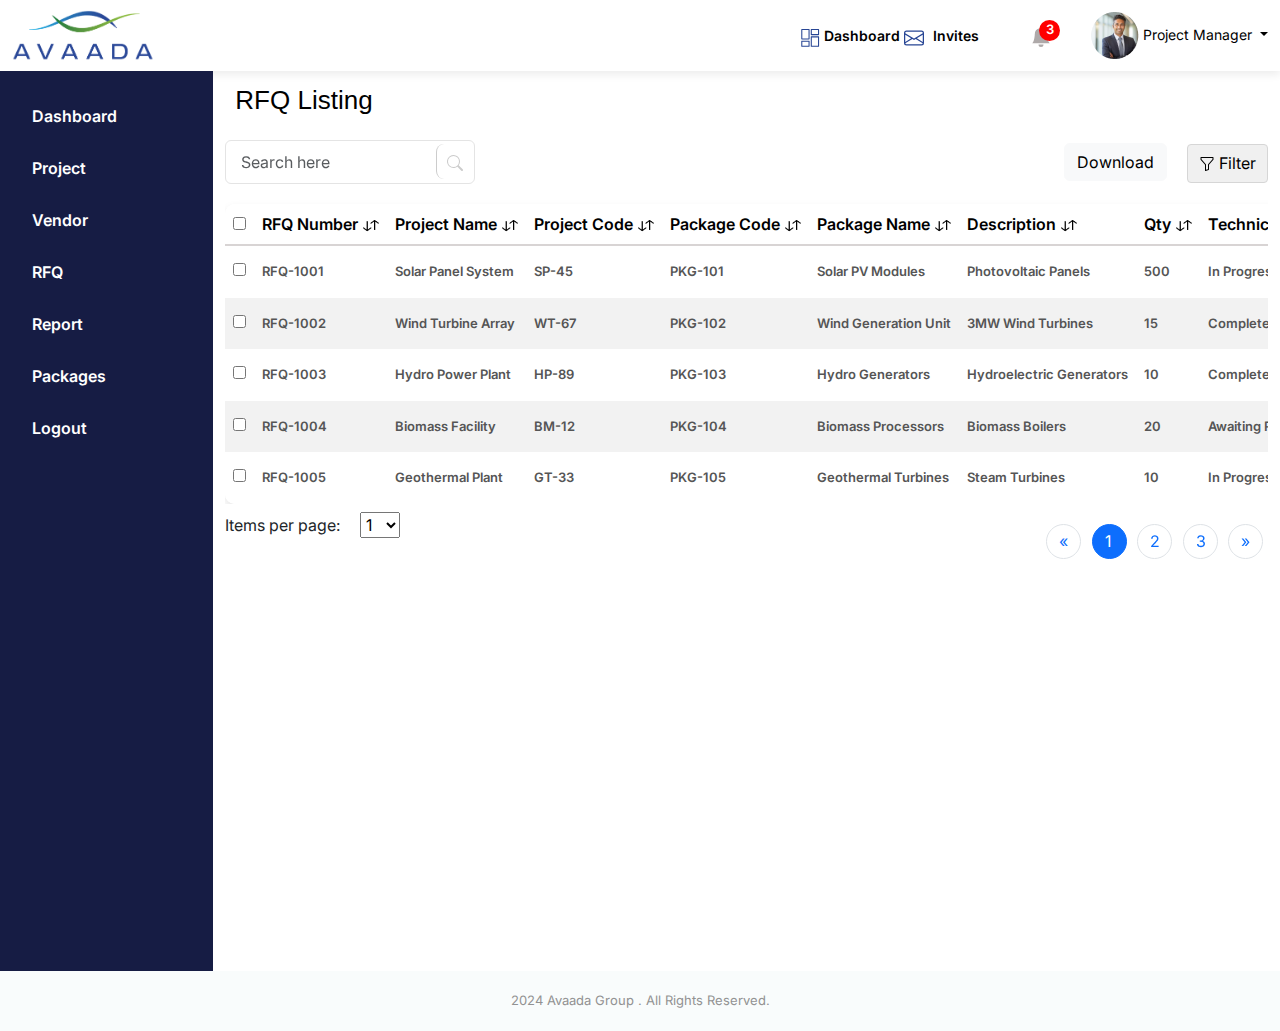
<file: Rfqlisting.html>
<!DOCTYPE html>
<html lang="en">
  <head>
    <meta charset="UTF-8" />
    <meta name="viewport" content="width=device-width, initial-scale=1.0" />
    <title>Avaada</title>
    <link rel="stylesheet" href="css/bootstrap.min.css" />
    <link rel="stylesheet" href="css/style.css" />
    <link rel="preconnect" href="https://fonts.googleapis.com" />
    <link rel="preconnect" href="https://fonts.gstatic.com" crossorigin />
    <link
      href="https://fonts.googleapis.com/css2?family=Inter:wght@300;400;500;600;700;800&display=swap"
      rel="stylesheet"
    />
    <link
      rel="stylesheet"
      href="https://cdn.jsdelivr.net/npm/bootstrap@5.3.0/dist/css/bootstrap.min.css"
      integrity="sha384-rHyoN1iRsVXV4nD0JutlnGaslCJuC7uwjduW9SVrLvRYooPp2bWYgmgJQIXwl/Sp"
      crossorigin="anonymous"
    />
  </head>
  <body>
    <header>
      <div class="container-fluid">
        <div class="row">
          <div class="col-md-2">
            <a href="Projectlisting.html"
              ><img src="images/logo.png" alt="" height="51"
            /></a>
          </div>

          <div class="col-md-5 ms-auto invites_log1">
            <div class="invites">
              <a href="invite.html"
                ><span></span>
                <svg
                  width="19"
                  height="18"
                  viewBox="0 0 19 18"
                  fill="none"
                  xmlns="http://www.w3.org/2000/svg"
                >
                  <path
                    fill-rule="evenodd"
                    clip-rule="evenodd"
                    d="M10.2937 7.32302H17.5617C17.7015 7.32302 17.8355 7.37855 17.9344 7.47738C18.0332 7.57621 18.0887 7.71025 18.0887 7.85002V17.299C18.0887 17.4388 18.0332 17.5728 17.9344 17.6717C17.8355 17.7705 17.7015 17.826 17.5617 17.826H10.2937C10.1539 17.826 10.0199 17.7705 9.92107 17.6717C9.82224 17.5728 9.76672 17.4388 9.76672 17.299V7.85002C9.76672 7.71025 9.82224 7.57621 9.92107 7.47738C10.0199 7.37855 10.1539 7.32302 10.2937 7.32302ZM10.8207 5.08702H17.0347V1.05302H10.8207V5.08602V5.08702ZM17.5617 6.13902H10.2937C10.1539 6.13902 10.0199 6.0835 9.92107 5.98467C9.82224 5.88584 9.76672 5.75179 9.76672 5.61202V0.526023C9.76672 0.386254 9.82224 0.25221 9.92107 0.153378C10.0199 0.0545463 10.1539 -0.000976562 10.2937 -0.000976562H17.5617C17.7015 -0.000976562 17.8355 0.0545463 17.9344 0.153378C18.0332 0.25221 18.0887 0.386254 18.0887 0.526023V5.61402C18.0887 5.75379 18.0332 5.88784 17.9344 5.98667C17.8355 6.0855 17.7015 6.14102 17.5617 6.14102V6.13902ZM1.31572 16.772H7.52972V12.739H1.31572V16.772ZM8.05672 17.826H0.788719C0.64895 17.826 0.514905 17.7705 0.416073 17.6717C0.317242 17.5728 0.261719 17.4388 0.261719 17.299V12.211C0.261719 12.0713 0.317242 11.9372 0.416073 11.8384C0.514905 11.7395 0.64895 11.684 0.788719 11.684H8.05672C8.19649 11.684 8.33053 11.7395 8.42936 11.8384C8.5282 11.9372 8.58372 12.0713 8.58372 12.211V17.299C8.58372 17.4388 8.5282 17.5728 8.42936 17.6717C8.33053 17.7705 8.19649 17.826 8.05672 17.826ZM0.788719 -0.000976562H8.05672C8.19649 -0.000976562 8.33053 0.0545463 8.42936 0.153378C8.5282 0.25221 8.58372 0.386254 8.58372 0.526023V9.97502C8.58372 10.1148 8.5282 10.2488 8.42936 10.3477C8.33053 10.4465 8.19649 10.502 8.05672 10.502H0.788719C0.64895 10.502 0.514905 10.4465 0.416073 10.3477C0.317242 10.2488 0.261719 10.1148 0.261719 9.97502V0.526023C0.261719 0.386254 0.317242 0.25221 0.416073 0.153378C0.514905 0.0545463 0.64895 -0.000976562 0.788719 -0.000976562ZM7.52972 1.05302H1.31572V9.44702H7.52972V1.05302ZM17.0297 8.37702H10.8207V16.771H17.0347L17.0297 8.37702Z"
                    fill="#274594"
                  />
                </svg>
                Dashboard
              </a>
              <a href="invite.html"
                ><span
                  ><svg
                    xmlns="http://www.w3.org/2000/svg"
                    width="20"
                    height="20"
                    fill="currentColor"
                    class="bi bi-envelope"
                    viewBox="0 0 16 16"
                  >
                    <path
                      d="M0 4a2 2 0 0 1 2-2h12a2 2 0 0 1 2 2v8a2 2 0 0 1-2 2H2a2 2 0 0 1-2-2zm2-1a1 1 0 0 0-1 1v.217l7 4.2 7-4.2V4a1 1 0 0 0-1-1zm13 2.383-4.708 2.825L15 11.105zm-.034 6.876-5.64-3.471L8 9.583l-1.326-.795-5.64 3.47A1 1 0 0 0 2 13h12a1 1 0 0 0 .966-.741M1 11.105l4.708-2.897L1 5.383z"
                    ></path></svg
                ></span>
                Invites
              </a>
            </div>

            <div class="notification">
              <a
                class="dropdown-toggle"
                href="#"
                role="button"
                data-bs-toggle="dropdown"
                aria-expanded="false"
              >
                <svg
                  xmlns="http://www.w3.org/2000/svg"
                  width="20"
                  height="20"
                  fill="currentColor"
                  class="bi bi-bell-fill"
                  viewBox="0 0 16 16"
                >
                  <path
                    d="M8 16a2 2 0 0 0 2-2H6a2 2 0 0 0 2 2m.995-14.901a1 1 0 1 0-1.99 0A5 5 0 0 0 3 6c0 1.098-.5 6-2 7h14c-1.5-1-2-5.902-2-7 0-2.42-1.72-4.44-4.005-4.901"
                  />
                </svg>

                <div class="circle">3</div>
              </a>

              <div class="dropdown">
                <div class="notifications dropdown-menu">
                  <div class="notifications_heading justify-content-between">
                    Notifications

                    <span>2 New</span>
                  </div>

                  <div class="notifications_inside">
                    <ul>
                      <li>
                        <a href="#"
                          >New vendor details submitted: Vendor Code VND205</a
                        >
                        <div class="time_outer">
                          <img src="images/time.png" alt="" /> 30 Min Ago
                        </div>
                      </li>

                      <li>
                        <a href="#"
                          >Vendor details received: Vendor Code VND203, Name -
                          MechCorp Engineering.</a
                        >
                        <div class="time_outer">
                          <img src="images/time.png" alt="" /> 47 Min Ago
                        </div>
                      </li>
                    </ul>
                  </div>
                </div>
              </div>
            </div>

            <div class="user_box">
              <img src="images/userkumar.png" alt="" />
              <a
                class="dropdown-toggle"
                href="#"
                role="button"
                data-bs-toggle="dropdown"
                aria-expanded="false"
              >
                Project Manager
              </a>

              <div class="dropdown">
                <ul class="dropdown-menu">
                  <li>
                    <a class="dropdown-item" href="account.html">Profile </a>
                  </li>
                  <li><a class="dropdown-item" href="#">Settings</a></li>
                  <li><a class="dropdown-item" href="index.html">Logout</a></li>
                </ul>
              </div>
            </div>
          </div>
        </div>
      </div>
    </header>

    <section>
      <div class="container-fluid">
        <div class="row">
          <div class="col-md-2 left_menu">
            <ul>
              <li><a href="#">Dashboard</a></li>
              <li><a href="Projectlisting.html">Project</a></li>
              <li><a href="existing_vendors.html">Vendor</a></li>
              <li><a href="RFQlisting.html">RFQ</a></li>
              <li><a href="#">Report</a></li>
              <li><a href="Packageslisting.html">Packages</a></li>
              <li><a href="#">Logout</a></li>
              <!-- <li><a href="#">Accounts</a></li> -->
            </ul>
          </div>

          <div class="col-md-10">
            <div class="listing_project">
              <p class="listing_rfq">RFQ Listing</p>
            </div>
            <div class="search_filter_outers ms-auto">
              <div class="search_main">
                <div id="custom-search-input">
                  <div class="input-group col-md-12">
                    <input
                      type="text"
                      class="form-control input-lg"
                      placeholder="Search here"
                      fdprocessedid="8achb"
                    />
                    <span class="input-group-btn">
                      <button
                        class="btn btn-info btn-lg"
                        type="button"
                        fdprocessedid="trsp06"
                      >
                        <span class="glyphicon glyphicon-search"
                          ><svg
                            xmlns="http://www.w3.org/2000/svg"
                            width="16"
                            height="16"
                            fill="currentColor"
                            class="bi bi-search"
                            viewBox="0 0 16 16"
                          >
                            <path
                              d="M11.742 10.344a6.5 6.5 0 1 0-1.397 1.398h-.001q.044.06.098.115l3.85 3.85a1 1 0 0 0 1.415-1.414l-3.85-3.85a1 1 0 0 0-.115-.1zM12 6.5a5.5 5.5 0 1 1-11 0 5.5 5.5 0 0 1 11 0"
                            ></path></svg
                        ></span>
                      </button>
                    </span>
                  </div>
                </div>
              </div>
              <div class="create_listing_project">
                <button
                  type="button"
                  class="btn btn-light"
                  fdprocessedid="obejzu"
                >
                  Download
                </button>

                <div class="filter_main">
                  <button fdprocessedid="wyyigxh">
                    <span>
                      <svg
                        xmlns="http://www.w3.org/2000/svg"
                        width="16"
                        height="16"
                        fill="currentColor"
                        class="bi bi-funnel"
                        viewBox="0 0 16 16"
                      >
                        <path
                          d="M1.5 1.5A.5.5 0 0 1 2 1h12a.5.5 0 0 1 .5.5v2a.5.5 0 0 1-.128.334L10 8.692V13.5a.5.5 0 0 1-.342.474l-3 1A.5.5 0 0 1 6 14.5V8.692L1.628 3.834A.5.5 0 0 1 1.5 3.5zm1 .5v1.308l4.372 4.858A.5.5 0 0 1 7 8.5v5.306l2-.666V8.5a.5.5 0 0 1 .128-.334L13.5 3.308V2z"
                        ></path>
                      </svg>
                    </span>
                    Filter
                  </button>
                </div>
              </div>
            </div>

            <div class="listing_main" style="overflow-x: scroll">
              <table>
                <thead>
                  <tr>
                    <th><input type="checkbox" /></th>
                    <th class="vendor_tabels">
                      RFQ Number
                      <img src="images/code.png" alt="" />
                    </th>
                    <th class="vendor_tabels">
                      Project Name <img src="images/code.png" alt="" />
                    </th>
                    <th class="vendor_tabels">
                      Project Code
                      <img src="images/code.png" alt="" />
                    </th>
                    <th class="vendor_tabels">
                      Package Code <img src="images/code.png" alt="" />
                    </th>
                    <th class="vendor_tabels">
                      Package Name
                      <img src="images/code.png" alt="" />
                    </th>
                    <th class="vendor_tabels">
                      Description
                      <img src="images/code.png" alt="" />
                    </th>
                    <th class="vendor_tabels">
                      Qty <img src="images/code.png" alt="" />
                    </th>

                    <th class="vendor_tabels">
                      Technical Evaluation Status
                      <img src="images/code.png" alt="" />
                    </th>
                    <th class="vendor_tabels">
                      Commercial Evaluation Status
                      <img src="images/code.png" alt="" />
                    </th>
                    <th class="vendor_tabels">
                      Final Status
                      <img src="images/code.png" alt="" />
                    </th>
                  </tr>
                </thead>
                <tbody>
                  <tr class="maine_tr_vendor">
                    <td><input type="checkbox" /></td>

                    <td>RFQ-1001</td>
                    <td>Solar Panel System</td>
                    <td>SP-45</td>
                    <td>PKG-101</td>
                    <td>Solar PV Modules</td>
                    <td>Photovoltaic Panels</td>
                    <td>500</td>
                    <td>In Progress</td>
                    <td>Not Started</td>
                    <td><p class="pending_started">Pending</p></td>
                  </tr>
                  <tr class="maine_tr_vendor">
                    <td><input type="checkbox" /></td>

                    <td>RFQ-1002</td>
                    <td>Wind Turbine Array</td>
                    <td>WT-67</td>
                    <td>PKG-102</td>
                    <td>Wind Generation Unit</td>
                    <td>3MW Wind Turbines</td>
                    <td>15</td>
                    <td>Completed</td>
                    <td>In Progress</td>
                    <td><p class="pending_started">Pending</p></td>
                  </tr>

                  <tr class="maine_tr_vendor">
                    <td><input type="checkbox" /></td>

                    <td>RFQ-1003</td>
                    <td>Hydro Power Plant</td>
                    <td>HP-89</td>
                    <td>PKG-103</td>
                    <td>Hydro Generators</td>
                    <td>Hydroelectric Generators</td>
                    <td>10</td>
                    <td>Completed</td>
                    <td>Completed</td>
                    <td><p class="pending_starteds">Approved</p></td>
                  </tr>
                  <tr class="maine_tr_vendor">
                    <td><input type="checkbox" /></td>

                    <td>RFQ-1004</td>
                    <td>Biomass Facility</td>
                    <td>BM-12</td>
                    <td>PKG-104</td>
                    <td>Biomass Processors</td>
                    <td>Biomass Boilers</td>
                    <td>20</td>
                    <td>Awaiting Results</td>
                    <td>Not Started</td>
                    <td><p class="pending_startedse">In Review</p></td>
                  </tr>
                  <tr class="maine_tr_vendor">
                    <td><input type="checkbox" /></td>

                    <td>RFQ-1005</td>
                    <td>Geothermal Plant</td>
                    <td>GT-33</td>
                    <td>PKG-105</td>
                    <td>Geothermal Turbines</td>
                    <td>Steam Turbines</td>
                    <td>10</td>
                    <td>In Progress</td>
                    <td>In Progress</td>
                    <td><p class="pending_started">Pending</p></td>
                  </tr>
                </tbody>
              </table>
            </div>

            <div class="pagination_outer">
              <nav aria-label="Page navigation example">
                <ul class="pagination">
                  <li class="page-item">
                    <a class="page-link" href="#" aria-label="Previous">
                      <span aria-hidden="true">«</span>
                      <span class="sr-only"></span>
                    </a>
                  </li>
                  <li class="page-item active">
                    <a class="page-link" href="#">1</a>
                  </li>
                  <li class="page-item"><a class="page-link" href="#">2</a></li>
                  <li class="page-item"><a class="page-link" href="#">3</a></li>
                  <li class="page-item">
                    <a class="page-link" href="#" aria-label="Next">
                      <span aria-hidden="true">»</span>
                      <span class="sr-only"></span>
                    </a>
                  </li>
                </ul>
              </nav>
            </div>

            <div class="maine_dropdown">
              <p>Items per page:</p>
              <select>
                <option value="1">1</option>
                <option value="2">2</option>
                <option value="3">3</option>
                <option value="4">4</option>
                <option value="5">5</option>
                <option value="5">6</option>
                <option value="5">7</option>
                <option value="5">8</option>
                <option value="5">9</option>
                <option value="5">10</option>
              </select>
            </div>
          </div>
        </div>
      </div>
    </section>

    <footer class="top_remove">2024 Avaada Group . All Rights Reserved.</footer>
    <script src="js/popper.min.js"></script>
    <script src="js/bootstrap.min.js"></script>
    <script src="https://code.jquery.com/jquery-3.5.1.slim.min.js"></script>
    <script src="https://code.jquery.com/jquery-3.5.1.slim.min.js"></script>
    <script src="https://cdn.jsdelivr.net/npm/@popperjs/core@2.5.1/dist/umd/popper.min.js"></script>
    <script src="https://maxcdn.bootstrapcdn.com/bootstrap/4.5.2/js/bootstrap.min.js"></script>
    <!-- Your custom JavaScript -->
  </body>
</html>
</file>
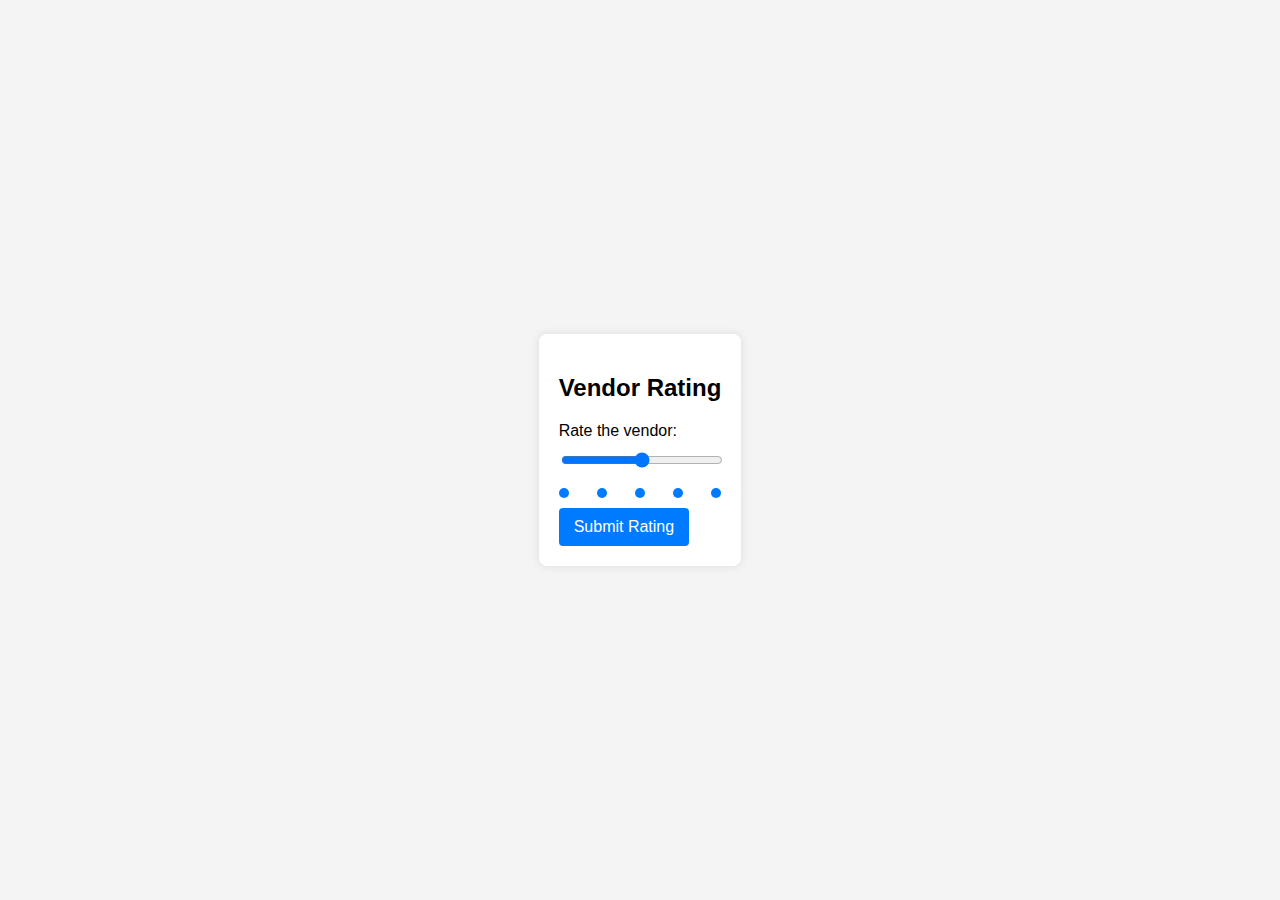
<file: css/test.html>
<!DOCTYPE html>
<html lang="en">
<head>
  <meta charset="UTF-8">
  <meta name="viewport" content="width=device-width, initial-scale=1.0">
  <title>Vendor Rating</title>
  <style>
    body {
      font-family: 'Arial', sans-serif;
      background-color: #f4f4f4;
      margin: 0;
      padding: 0;
      display: flex;
      align-items: center;
      justify-content: center;
      height: 100vh;
    }

    .rating-form {
      background-color: #fff;
      padding: 20px;
      border-radius: 8px;
      box-shadow: 0 0 10px rgba(0, 0, 0, 0.1);
    }

    .rating-label {
      font-size: 16px;
      margin-bottom: 10px;
    }

    .rating-slider {
      width: 100%;
      margin-bottom: 20px;
    }

    .slider-dots {
      display: flex;
      justify-content: space-between;
      margin-bottom: 10px;
    }

    .slider-dot {
      width: 10px;
      height: 10px;
      background-color: #007BFF;
      border-radius: 50%;
    }

    button {
      padding: 10px 15px;
      background-color: #007BFF;
      color: #fff;
      border: none;
      border-radius: 4px;
      cursor: pointer;
      font-size: 16px;
    }
  </style>
</head>
<body>

<div class="rating-form">
  <h2>Vendor Rating</h2>

  <div class="rating-label">Rate the vendor:</div>

  <input type="range" min="1" max="5" value="3" class="rating-slider" id="ratingSlider">
  
  <div class="slider-dots">
    <span class="slider-dot"></span>
    <span class="slider-dot"></span>
    <span class="slider-dot"></span>
    <span class="slider-dot"></span>
    <span class="slider-dot"></span>
  </div>

  <button type="button">Submit Rating</button>
</div>

<script>
  const slider = document.getElementById('ratingSlider');
  const sliderDots = document.querySelectorAll('.slider-dot');

  // Update the active dot based on slider value
  slider.addEventListener('input', () => {
    const value = parseInt(slider.value);
    sliderDots.forEach((dot, index) => {
      if (index < value) {
        dot.style.backgroundColor = '#007BFF';
      } else {
        dot.style.backgroundColor = 'transparent';
      }
    });
  });
</script>

</body>
</html>
</file>
<file: css/style.css>
body {
  margin: 0px;
  padding: 0px;
  outline: none;
  overflow-x: hidden;
  font-family: "Inter", sans-serif;
  background: #ffffff;
}

h1,
h2,
h3,
h4,
h5,
h6 {
  margin: 0px;
  padding: 0px;
}

footer {
  background: #f9fcfc;
  color: #929292;
  font-size: 13px;
  text-align: center;
  padding: 20px 0;
  margin-top: 50px;
}

.login-left .carousel-caption {
  position: relative;
  right: 0;
  left: 0;
}

.login-left .carousel-indicators [data-bs-target] {
  box-sizing: content-box;
  flex: 0 1 auto;
  width: 10px;
  height: 10px;
  padding: 0;
  border-radius: 50%;
  margin-right: 3px;
  margin-left: 3px;
  text-indent: -999px;
  cursor: pointer;
  background-color: #284f9d;
  background-clip: padding-box;
  border: 0;
  border-top: 10px solid transparent;
  border-bottom: 10px solid transparent;

  transition: opacity 0.6s ease;
}

.top_remove {
  margin-top: 0px;
}

.space {
  width: 100%;
  height: 40px;
}

.save_next_btn {
  background-color: #4f9433;
  color: #fff;
  font-size: 14px;
  border-radius: 50px;
  font-weight: 500;
  padding: 8px 26px;
}

.clear_btn {
  background-color: #fff;
  border: #cdd4d9 solid 1px;
  color: #000;
  font-size: 14px;
  border-radius: 50px;
  font-weight: 500;
  padding: 8px 26px;
}

.clear_btn:hover {
  background-color: #cdd4d9;
  border: #cdd4d9 solid 1px;
  color: #000;
  font-size: 14px;
  border-radius: 50px;
  font-weight: 500;
  padding: 8px 26px;
}

.save_next_btn:hover {
  background: rgb(2, 0, 36);
  background: linear-gradient(
    90deg,
    rgba(2, 0, 36, 1) 0%,
    rgba(33, 148, 206, 1) 0%,
    rgba(41, 75, 154, 1) 100%
  );
}

h1 {
  color: #272626;
  font-size: 23px;
  margin: 20px 0 11px 0;
}
h2 {
  color: #272626;
  font-size: 26px;
  margin: 20px 0 11px 0;
}

hr {
  margin: 9px 0;
  color: inherit;
  border: 0;
  border-top: var(--bs-border-width) solid;
  opacity: 0.25;
}

.mb-3 {
  margin-bottom: 0rem !important;
}

.green a {
  background: #4f9433;
}

a.green_clr {
  color: #4f9433 !important;
}

a.green {
  background: #4f9433 !important;
  color: #fff !important;
}

a.blue {
  background: #525c75 !important;
  color: #fff !important;
}

.login-outer:after {
  content: "";
  background: url(../images/bg-bottom.png) no-repeat bottom center;
  background-size: cover;
  bottom: -10px;
  height: 111px;
  position: fixed;
  width: 100%;
}

.user {
  position: absolute;
  color: #929292;
  left: 9px;
  bottom: 14px;
}

.lock {
  position: absolute;
  color: #929292;
  left: 9px;
  bottom: 14px;
}

.login-left {
  background: #f9fcfc;
  height: 100vh;
  text-align: center;
  padding: 50px 0 0 0;
  z-index: 1;
}

.sustainable_Solutions {
  width: 50%;
  margin: 0 auto;
  padding-top: 32px;
}

.sustain_heading {
  font-size: 25px;
  color: #000;
  font-weight: 500;
  text-align: center;
  line-height: 26px;
  margin: 20px 0;
}

.sub_sustain_heading {
  font-size: 15px;
  color: #797979;
  text-align: center;
}

/*login section code start*/

.login-form-ot {
  background: #fff;
  height: 100vh;
}

.login-form {
  padding: 77px 180px;

  margin: 0 auto;
}

.login-form,
label {
  font-weight: 500;
}

.text-center {
  text-align: center !important;
}

.text-center,
.title {
  font-size: 25px;
  color: #000;
}

.text-center p {
  font-size: 16px;
  color: #525252;
}

.eye {
  position: absolute;
  right: 10px;
  bottom: 14px;
  color: #929292;
}

.show-pass {
  cursor: pointer;
}

.show-pass {
  border-radius: 0 0.5rem 0.5rem 0 !important;
}

.bi-eye-slash::before {
  content: "\f340";
}

.show-pass .fa-eye {
  display: none;
}

.fa {
  font-family: var(--fa-style-family, "Font Awesome 6 Free");
  font-weight: var(--fa-style, 900);
}

.form-h {
  height: 49px;
  border: #c9c9c9 solid 1px;
  padding: 10px 40px;
}

.mt-4 {
  margin-top: 0.5rem !important;
}

.btn-log {
  width: 100%;
  background: rgb(2, 0, 36);
  margin-top: 10px;
  background: linear-gradient(
    90deg,
    rgba(2, 0, 36, 1) 0%,
    rgba(33, 148, 206, 1) 0%,
    rgba(41, 75, 154, 1) 100%
  );
  height: 49px;
  line-height: 37px;
  font-size: 18px;
  font-weight: 700;
}

.btn-log:hover {
  background: #4f9433;
  border: none;
}

.mb-2 {
  margin-bottom: -0.5rem !important;
}

.remember_me {
  font-size: 13px;
  color: #a1a1a1;
}

.for_pass {
  font-size: 13px;
  color: #276db1;
  text-decoration: none;
}

.login-form .login-title {
  text-align: center;
  position: relative;
  margin-bottom: 11px;
  z-index: 1;
  display: flex;
  align-items: center;
}

.login-form .login-title:before,
.login-form .login-title:after {
  content: "";
  height: 1px;
  flex: 1 1;
  left: 0;
  background-color: #e1e1f0;
  margin: 0;
  padding: 0;
}

.otp {
  border: #228cc8 solid 1px;
  font-size: 15px;
  width: 17%;
  color: #000000;
  margin-right: 18px;
  padding: 10px 0px;
  font-weight: 500;
}

.mr-top {
  margin-top: 7px;
}

.otp:last-child {
  margin-right: 0px;
}

.otp:hover {
  background: #f9f9f9;
  font-size: 15px;
  color: #000000;
  padding: 10px 0px;
  font-weight: 500;
}

.mb-4 {
  margin-bottom: 0.5rem !important;
}

/*login section code start*/

/*Vendor Registration popup code start*/

.vendor_popup_outer {
  justify-content: center;
  display: flex;
}

.vendor_heading {
  display: flex;
  font-size: 20px;
  border-bottom: #ececec solid 1px;
  padding-bottom: 8px;
  margin-block: 9px;
}

/*notifications code start*/

.notifications {
  width: 301px;
  position: absolute;
  background: white;
  top: 45px;
  right: 194px;
  border-radius: 10px;
  box-shadow: rgba(0, 0, 0, 0.07) 0px 4px 8px 0px;
  border: none !important;
  margin-top: 20px;
  padding-top: 0;
}

.notifications .dropdown-menu {
  border: none !important;
}
.remark_btn_factory {
  text-decoration: none;
  color: white;
}

.notifications_heading {
  background: #274594;
  color: #fff;
  display: flex;
  padding: 18px 12px;
  font-weight: 600;
  font-size: 20px;
  -webkit-border-top-left-radius: 10px;
  -webkit-border-top-right-radius: 10px;
  -moz-border-radius-topleft: 10px;
  -moz-border-radius-topright: 10px;
  border-top-left-radius: 10px;
  border-top-right-radius: 10px;
}

.notifications_heading span {
  background: #fff;
  color: #ff0000;
  border-radius: 6px;
  padding: 1px 7px;
  display: flex;
  justify-content: center;
  align-items: center;
  font-size: 14px;
}

.notifications_inside {
  padding: 10px 20px;
}

.notifications_inside ul {
  margin: 0px;
  padding: 0px;
}

.notifications_inside ul li {
  list-style: none;
  border-bottom: #c4c0c0 solid 1px;
  margin-top: 10px;
  padding-bottom: 14px;
}

.notifications_inside ul li:last-child {
  border-bottom: none;
}

.notifications_inside ul li a {
  color: #5c5a5a;
  font-size: 15px;
  text-decoration: none;
  line-height: 20px;
  font-weight: 600;
}

.notifications_inside ul li a:hover {
  color: #274594;
}

.time_outer {
  color: #969090;
  font-size: 13px;
  margin-top: 8px;
  font-weight: 600;
}

/*notifications code end*/

.chat_bx {
  position: fixed;
  right: 10px;
  bottom: 65px;
}

/*onboarding status code start*/

a.view_submit {
  background: #274594;
  width: 20%;
  border-radius: 4px;
  margin: 44px auto;
  display: block;
  color: #fff;
  font-size: 18px;
  font-weight: 500;
  align-items: center;
  text-decoration: none;
  text-align: center;
  justify-content: center;
  display: flex;
  height: 50px;
  transition: all 0.4s ease;
  -webkit-transition: all 0.4s ease;
  -o-transition: all 0.4s ease;
}

a.view_submit:hover {
  background: #d9d9d9;
  color: #000000;
}

.onboard_status-outer {
  background: white;
  border-radius: 10px;
  box-shadow: 0 4px 8px 0 rgba(0, 0, 0, 0.07);
  margin: 0 auto;

  max-width: 1343px;
  margin-top: 40px;
  margin-bottom: 90px;

  box-sizing: border-box;
  padding: 6px 31px;
}

.bs-wizard {
  margin-top: 40px;
}

/*Form Wizard*/
.bs-wizard {
  padding: 0 0 10px 0;
}
.bs-wizard > .bs-wizard-step {
  padding: 0;
  position: relative;
  width: 20%;
}

.bs-wizard > .bs-wizard-step .bs-wizard-stepnum {
  color: #595959;
  font-size: 16px;
  font-weight: 600;
  margin-bottom: 5px;
}
.bs-wizard > .bs-wizard-step .bs-wizard-info {
  color: #5c5a5a;
  font-size: 12px;
  font-weight: 500;
}
.bs-wizard > .bs-wizard-step > .bs-wizard-dot {
  position: absolute;
  width: 30px;
  height: 30px;
  color: #5c5a5a;
  display: block;
  background: #0162dd;
  top: 45px;
  text-decoration: none;
  left: 50%;
  font-weight: 700;
  font-size: 19px;
  text-align: center;
  margin-top: -15px;
  margin-left: -15px;
  border-radius: 50%;
}

.received_box {
  background: #efeeee;
  color: #5c5a5a;
  border-radius: 4px;
  font-size: 14px;
  font-weight: 600;
  padding: 11px;
  width: 95%;
  margin-top: 26px;
}

.received_box:hover {
  background: #0162dd;
  color: #fff;
}

.received_box:hover h5 {
  color: #fff;
  font-size: 14px;
  font-weight: 400;
}

.received_box h5 {
  color: #5c5a5a;
  font-size: 14px;
  font-weight: 400;
  margin-top: 6px;
}

.completed_txt {
  color: #4f9433;
  font-size: 14px;
  font-weight: 600;
  text-align: center;
}

.pending_txt {
  color: #fc8b07;
  font-size: 14px;
  font-weight: 600;
  text-align: center;
}

.bs-wizard > .bs-wizard-step > .bs-wizard-dot:after {
  content: " ";
  width: 14px;
  height: 14px;
  display: none;
  background: #fbbd19;
  border-radius: 50px;
  position: absolute;
  top: 8px;
  left: 8px;
}
.bs-wizard > .bs-wizard-step > .progress {
  position: relative;
  border-radius: 0px;
  height: 3px;
  box-shadow: none;
  margin: 20px 0;
}
.bs-wizard > .bs-wizard-step > .progress > .progress-bar {
  width: 0px;
  box-shadow: none;
  background: #0162dd;
}
.bs-wizard > .bs-wizard-step.complete > .progress > .progress-bar {
  width: 100%;
}
.bs-wizard > .bs-wizard-step.active > .progress > .progress-bar {
  width: 50%;
}
.bs-wizard > .bs-wizard-step:first-child.active > .progress > .progress-bar {
  width: 0%;
}
.bs-wizard > .bs-wizard-step:last-child.active > .progress > .progress-bar {
  width: 100%;
}
.bs-wizard > .bs-wizard-step.disabled > .bs-wizard-dot {
  background-color: #f5f5f5;
}
.bs-wizard > .bs-wizard-step.disabled > .bs-wizard-dot:after {
  opacity: 0;
}
.bs-wizard > .bs-wizard-step:first-child > .progress {
  left: 50%;
  width: 50%;
}
.bs-wizard > .bs-wizard-step:last-child > .progress {
  width: 50%;
}
.bs-wizard > .bs-wizard-step.disabled a.bs-wizard-dot {
  pointer-events: none;
}

/*onboarding status code end*/

/*invite section  code start*/

/*invite section  code end*/

.listing_main table {
  width: 100%;
  border-collapse: collapse;
  margin-top: 20px;
  box-shadow: 0 4px 8px rgba(0, 0, 0, 0.1);
  border-radius: 10px;
  overflow: hidden;
}

.listing_main th,
td {
  /*border: 1px solid #ddd;*/
  padding: 8px;
  text-align: left;
}

.listing_main th {
  background-color: white;
  cursor: pointer;
  color: #3767f0;
  font-weight: 600;
  border-bottom: #d8d4d4 solid 2px;
}

.listing_main td {
  font-size: 13px;
  font-weight: 600;
  color: #555555;
}

.status-buttons a {
  display: inline-block;
  padding: 3px 8px;
  cursor: pointer;
  border: none;
  color: #fff;
  border-radius: 3px;
  text-decoration: none;
}

.view-button {
  background-color: rgb(162, 159, 159);
}

.bidding-button {
  background-color: #4f9433;
}

.listing_main tr.gray-row,
tbody tr:nth-child(even) {
  background-color: #f2f2f2;
}

.listing_main tr.gray-row,
tbody tr:nth-child(odd) {
  background-color: #fff;
}

.listing_main th.sortable {
  position: relative;
}

.listing_main th.sortable::after {
  content: "";
  position: absolute;
  width: 13px;
  top: 14px;
  height: 16px;
  background: url(../images/ascending_descending.jpg) no-repeat bottom center;
  right: 18px;
  opacity: 0.8;
}

.listing_main th.sorted-asc::after {
  content: "\2191"; /* Unicode character for up arrow */
  opacity: 1;
  color: blue;
}

.listing_main th.sorted-desc::after {
  content: "\2193"; /* Unicode character for down arrow */
  opacity: 1;
  color: blue;
}

#custom-search-input {
  padding: 3px;
  border: solid 1px #e4e4e4;
  border-radius: 6px;
  background-color: #fff;
}

#custom-search-input input {
  border: 0;
  box-shadow: none;
}

#custom-search-input button {
  margin: 0 0 0 0;
  background: none;
  box-shadow: none;
  border: 0;
  color: #ccc;
  padding: 0 8px 0 10px;
  border-left: solid 1px #ccc;
}

#custom-search-input button:hover {
  border: 0;
  box-shadow: none;
  border-left: solid 1px #ccc;
}

#custom-search-input .glyphicon-search {
  font-size: 23px;
}

/*profile section  code start*/

.main-body {
  padding: 15px;
}

.card {
  position: relative;
  display: flex;
  flex-direction: column;
  border: none;
  min-width: 0;
  word-wrap: break-word;
  background-color: #fff;
  background-clip: border-box;

  border-radius: 10px;
}

.card-body {
  flex: 1 1 auto;
  min-height: 1px;
  padding: 1rem;
}

.gutters-sm {
  margin-right: -8px;
  margin-left: -8px;
}

.gutters-sm > .col,
.gutters-sm > [class*="col-"] {
  padding-right: 8px;
  padding-left: 8px;
}
.mb-3,
.my-3 {
  margin-bottom: 1rem !important;
}

.h-100 {
  height: 100% !important;
}
.shadow-none {
  box-shadow: none !important;
}

.latest_date {
  font-size: 14px;
  margin-top: 18px;
  color: #929292;
}

.latest_date span {
  font-weight: 600;
}

/*profile section  code end*/

/* vendors details view profile start */

.date_download {
  display: flex;
}

.download_btn {
  margin-top: 15px;
}

.download_btn a {
  background: #f0eef0 !important;
  text-decoration: none;
  margin-left: 15px;
  padding: 8px 10px;
  border-radius: 8px;
  font-weight: 600;
  color: #000;
}

.bar_wt {
  width: 44% !important;
}

.download_btn .dropdown-menu a {
  background: none !important;
  font-weight: 400;
  margin-left: 0px;
  font-size: 13px;
}

.vendor_name {
  font-size: 14px;
}

.vendor_name span {
  font-size: 22px;
  font-weight: 500;
  color: #161c44;
}

.vendor_name_status {
  display: flex;
}

.vendor_status_main {
  width: 70%;
}

.vendor_status_main .bs-wizard-dot {
  top: 21px !important ;
}

.vendor_status_main .bs-wizard {
  margin-top: 0px;
}

.business_financial_technical_tabs {
  margin-top: 20px;
}

.business_financial_technical_tabs .nav-item {
  width: 31% !important;
  line-height: 18px;
  background: #f0eef0;
}

.business_financial_technical_tabs .nav-link {
  text-align: left;
  color: #000;
}

.cus_li {
  justify-items: center;
  align-items: center;
  display: flex;
}

.one_two_main {
  display: flex;
}

.one_div {
  order: 1;
  background: #f0eef0;
  border-radius: 6px;
  height: 69px;
}

.one_div ul {
  margin: 0px;
  padding: 0px;
}

.one_div ul li {
  list-style: none;
  float: left;
  width: 33%;
  padding: 10px 8px;
}

.one_div ul li a {
  color: #000;
  text-decoration: none;

  display: block;
  padding: 2px 12px;
  line-height: 22px;
}

.one_div ul li a.active {
  color: #fff;
  background: #0d6efd;
}

.approve_hold_reject {
  order: 2;
  width: 30%;
}

.approve_button {
  display: flex;
}

.approve_button a {
  border: #dee2e6 solid 1px;
  padding: 6px 10px;
  margin-right: 6px;
  font-size: 14px;
}

.approve_button a:last-child {
  margin-right: 0px;
}

.assigned_to {
  display: flex;

  margin: 10px 0px 0 0;
}

.assigned_to label {
  font-size: 13px;
  justify-content: center;
  display: flex;
  align-items: center;
  margin-right: 9px;
}

.assigned_to .form-select {
  --bs-form-select-bg-img: url(
    data:image/svg + xml,
    %3csvgxmlns="http://www.w3.org/2000/svg"viewBox="0 0 16 16"%3e%3cpathfill="none"stroke="%23343a40"stroke-linecap="round"stroke-linejoin="round"stroke-width="2"d="m2 5 6 6 6-6"/%3e%3c/svg%3e
  );
  display: block;
  width: 36%;
  padding: 0.375rem 2.25rem 0.375rem 0.75rem;
  font-size: 1rem;
  font-weight: 400;
  line-height: 1.5;
  color: var(--bs-body-color);
  -webkit-appearance: none;
  -moz-appearance: none;
  appearance: none;
  background-color: var(--bs-body-bg);
  background-image: var(--bs-form-select-bg-img),
    var(--bs-form-select-bg-icon, none);
  background-repeat: no-repeat;
  background-position: right 0.75rem center;
  background-size: 16px 12px;
  border: var(--bs-border-width) solid var(--bs-border-color);
  border-radius: var(--bs-border-radius);
  transition: border-color 0.15s ease-in-out, box-shadow 0.15s ease-in-out;
}

.white_box_2 {
  background: white;
  border-radius: 10px;
  box-shadow: 0 4px 8px 0 rgba(0, 0, 0, 0.07);
  width: 48%;
  font-size: 13px;
  margin-right: 45px;
  box-sizing: border-box;
  padding: 6px 25px;
}

.white_box_2 h6 {
  font-size: 13px;
}

.white_box_2:last-child {
  margin-right: 0px;
}

.business_view_details {
  display: flex;
  margin-top: 30px;
}

/* vendors details view profile end */

/*factory Visit checklist code start*/

.factory_checklist {
  overflow-x: scroll;
}

.factory_checklist select {
  font-size: 13px;
}

.factory_checklist input {
  height: 37px;
  border: #c9c9c9 solid 1px;
  padding: 3px 10px;
  font-size: 13px;
}

.table_width {
  width: 40%;
}

/*factory Visit checklist code end*/

/* Existing Vendors */

.vendor {
  font-size: 15px;
  color: #444444;
  cursor: pointer;
}
.vendor a {
  color: black;
  text-decoration: none;
}
.table-container {
  width: 100%;
  overflow-x: auto;
  margin: 20px auto;
}
.vendor_tabel {
  white-space: nowrap;
  color: #3767f0 !important;
}
.maine_tr_vendor {
  white-space: nowrap;
  width: max-content !important;
}
select {
  padding: 1px;
  margin: 0 !important;
  font-size: 16px;
  outline: none !important;
}

.invites_log1 {
  display: flex;
  justify-content: flex-end;
  align-items: center;
}
.vendor_maine_content {
  background-color: #cccbcc;
  color: #000;
}
.modal-body_lets {
  text-align: center;
}
.done_btn {
  background-color: #4f9433;
  color: #fff;
  font-size: 14px;
  border-radius: 8px;
  font-weight: 500;
  padding: 8px 26px;
  cursor: pointer;
  margin-bottom: 10px;
  margin-top: 10px;
}
a.view_submit_done {
  background: #274594;
  width: 20%;
  border-radius: 4px;
  margin: 44px auto;
  display: block;
  color: #fff;
  font-size: 18px;
  font-weight: 500;
  align-items: center;
  text-decoration: none;
  text-align: center;
  justify-content: center;
  display: flex;
  height: 50px;
}
.lets_select_sme {
  width: 100% !important;
}

.d {
  display: flex;
  /* margin-top: 30px; */
}

/* Existing Vendors */

/* Factory Popup */

.lets_select_date {
  width: 48%;
}
.toggle-container {
  display: flex;
  align-items: center;
}

.toggle-checkbox {
  display: none;
}

.lets_toggle_nobtn {
  display: flex;
  align-items: center;
}
.toggle-switch {
  position: relative;
  width: 60px;
  height: 30px;
  background-color: green;
  border-radius: 15px;
  cursor: pointer;
  margin: 7px;
}

.toggle-handle {
  position: absolute;
  top: 2px;
  left: 2px;
  width: 40%;
  height: 26px;
  background-color: white;
  border-radius: 50%;
  transition: transform 0.3s ease-in-out;
}

.toggle-checkbox:checked + .toggle-switch {
  background-color: red;
}

.toggle-checkbox:checked + .toggle-switch .toggle-handle {
  transform: translateX(30px);
}
.let_icon_calendar {
  position: absolute;
  left: 42%;
  top: 26%;
}

/* Status Onboarding */
.maine_received_box {
  color: #5c5a5a;
  border-radius: 4px;
  font-size: 14px;
  font-weight: 600;
  padding: 11px;
  width: 95%;
  margin-top: 26px;
  margin-left: 14%;
}
.approve-btn {
  border-radius: 4px;
  background: #d9d9d9;
  padding: 3px;
  margin: 3px 4px;
  width: 28%;
}
.reject-btn {
  border-radius: 4px;
  background: #fff;
  padding: 3px 4px;
  width: 28%;
}

.party_in {
  display: flex;
}

.party_in {
  font-size: 13px;
  font-weight: 500;
  margin-bottom: 5px;
}

.des_bx {
  width: 200px;
  font-size: 12px;
}

.status_bx a {
  color: orange;
  font-size: 12px;
  text-decoration: none;
}

/* Status Onboarding */

/* Status_progress_onboarding */
.inpending_txt {
  color: #078dfc;
  font-size: 14px;
  font-weight: 600;
  text-align: center;
}
.approve-btn1 {
  border-radius: 4px;
  background: #d9d9d9;

  margin: 7px;
  padding: 4px 12px;
}
.reject-btn1 {
  border-radius: 4px;
  background: #fff;
  padding: 4px 12px;
  margin: 7px;
}

.approve-btn_reject {
  display: flex;
  align-items: center;
  justify-content: center;
}

/* Status_progress_onboarding */

/* Status_validation_complete */
.validation_sap {
  font-family: sans-serif;
  font-size: 16px;
  font-weight: 500;
  text-align: center;
}
.maine_remarks_input {
  display: flex;
  align-items: center;
  justify-content: center;
  margin-bottom: 20px;
}
.remarks_input {
  border: 1px solid #c9c9c9;
}

.form-controlee {
  width: 20%;
  margin: 10px;
}

.form-controlee {
  display: block;
  /* width: 100%; */
  padding: 0.375rem 0.75rem;
  font-size: 1rem;
  font-weight: 400;
  line-height: 1.5;
  color: var(--bs-body-color);
  -webkit-appearance: none;
  -moz-appearance: none;
  appearance: none;
  background-color: var(--bs-body-bg);
  background-clip: padding-box;
  border: var(--bs-border-width) solid var(--bs-border-color);
  border-radius: var(--bs-border-radius);
  transition: border-color 0.15s ease-in-out, box-shadow 0.15s ease-in-out;
}

.onboarding_status_validation {
  display: flex;
  align-items: center;
  justify-content: space-between;
}
.maine_gst {
  font-family: sans-serif;
  font-size: 15px;
  font-weight: 300;
}
.maine .bs-wizard-dot {
  top: 21px !important;
}

.approve-btn_reject_vendor {
  border: #dee2e6;
  padding: 6px 7px;
  margin-right: 10px;
  font-size: 14px;
  justify-content: center;
  align-items: center;
  display: flex;
}
.form-item {
  text-align: center;
  margin-top: 10px;
}
.form-item__label {
  margin-bottom: 5px;
  font-family: sans-serif;
  font-weight: 400;
  font-size: 18px;
}
.modal-content1 {
  width: max-content;
  position: relative;
  display: flex;
  flex-direction: column;
  color: var(--bs-modal-color);
  pointer-events: auto;
  background-color: var(--bs-modal-bg);
  background-clip: padding-box;
  border: var(--bs-modal-border-width) solid var(--bs-modal-border-color);
  border-radius: var(--bs-modal-border-radius);
  outline: 0;
}

.form_selectedonboarding {
  width: 247%;
}
.imprt_icon {
  width: 17px;
}

/* Status_validation_complete */

/* Status_Mapping_Management */
/*header section code start*/

header {
  background: #fff;
  padding: 10px 0px;
  box-shadow: 0 4px 8px 0 rgba(0, 0, 0, 0.07);
}

.invites_log {
  display: flex;
  justify-content: flex-end;
  align-items: center;
}

.invites {
  margin-right: 19px;
}

.invites a span {
  color: #274594;
  margin-right: 5px;
}

.invites a {
  font-size: 14px;
  color: #000;
  font-weight: 600;
  text-decoration: none;
}

.notification {
  color: #aea9a9;
  position: relative;
  margin-left: 33px;
}

.notification .dropdown-toggle::after {
  display: none;
}

.notification a {
  color: #aea9a9;
  position: relative;
}

.circle {
  background: red;
  color: white;
  display: flex;
  align-items: center;
  position: absolute;
  justify-content: center;
  border-radius: 50%;
  font-size: 13px;
  width: 21px;
  font-weight: 600;
  top: -6px;
  right: -9px;
  height: 21px;
}

.user_box {
  margin-left: 40px;
}

.user_box .dropdown-menu {
  margin-top: 16px !important;
}

.user_box a {
  font-size: 14px;
  text-decoration: none;
  color: #000;
}

/*header section code end*/
.vendor3 {
  font-size: 15px;
  color: #0162dd;
  font-weight: 600;
}
.vendor_btn a {
  text-decoration: none;
  align-items: center;
  gap: -20px;
}
.vendor_btn {
  display: flex;
  justify-content: end;
  padding: 5px;
  outline: none !important;
  border: none;
  border-radius: 3px;
  cursor: pointer;
  /* margin-top: 10px; */
  gap: 20px;
}
.lets_modal_vendor {
  display: flex;
  padding-bottom: 10px;
  gap: 20px;
  width: 100%;
}
.form_h_modal {
  border: 1px solid #c9c9c9;
}
.Newvendor_category {
  padding-bottom: 10px;
}
.clear_btn_status {
  padding-top: 10px;
  padding-bottom: 20px;
  margin: 10px;
}
.error-message {
  font-style: italic;
  font-size: 10px;
  color: red;
}
.error {
  font-style: italic;
  font-size: 10px;
  color: red;
}

.search_main {
  width: 250px;
  margin-right: 17px;
}

.search_filter_outer {
  width: 350px;
  display: flex;
  margin-top: 20px;
}

.search-query::placeholder {
  font-size: 12px;
  color: #929292;
}

.filter_main {
  background: #f0f0f0;
  border: #d6d6d6 solid 1px;
  margin-top: 2px;
  display: block;
  padding: 5px 5px;
  border-radius: 4px;
  height: 39px;
}

.filter_main:hover {
  background: #dbd7d7;
}

.filter_main button {
  background: none;
  border: none;
}
.pagination_outer {
  margin-top: 20px;
  float: right;
}
.pagination {
  display: flex;
  align-items: center;
  gap: 0.4rem;
}

.pagination_outer .pagination > li > a {
  border-radius: 50% !important;
  margin: 0 5px;
  width: 35px;
  height: 35px;
  line-height: 20px;
}
.maine_dropdown {
  display: flex;
  align-items: baseline;
  gap: 20px;
  margin-top: 8px;
}
/*left menu  code start*/

.left_menu {
  background: #161c44;
  height: 100vh;
  padding-top: 19px;
  position: sticky;
  top: 0;
}

.left_menu ul {
  margin: 0px;
  padding: 0px;
}

.left_menu ul li {
  list-style: none;
  padding: 14px 0;
}

.left_menu ul li a {
  color: #fff;
  padding: 20px;
  font-size: 16px;
  text-decoration: none;
  line-height: 20px;
  font-weight: 600;
}

.left_menu ul li a:hover {
  color: #4f9433;
}

.main_heading_lets {
  background-color: #f2f0f0 !important;
  align-items: center !important;
  display: flex !important;
  gap: 29px !important;
  padding: 12px !important;
  font-size: 20px !important;
  border-radius: 3px !important;
  margin-top: 15px;
}
.form-h {
  height: 49px;
  border: #c9c9c9 solid 1px;
  padding: 10px 40px;
}
.upload_excelfile_btn {
  width: 60% !important;

  margin-left: 10px;
  border-radius: 30px;
  font-size: 14px;
  font-family: sans-serif;
  font-style: inherit;
  color: white;
  background-color: #161c44;
  cursor: pointer;
  outline: none !important;
}
.required {
  color: red;
}
.maine_table_active {
  display: flex;
  align-items: center;
  gap: 10px;
}
.toggle-switch {
  position: relative;
  width: 58px !important;
  height: 24px !important;
  background-color: green;
  border-radius: 15px;
  cursor: pointer;
  margin: 7px;
}
.toggle-handle {
  position: absolute;
  top: 2px;
  left: 2px;
  width: 21px !important;
  height: 20px !important;
  background-color: white;
  border-radius: 50%;
  transition: transform 0.3s ease-in-out;
}

.pencil_btn {
  cursor: pointer;
}
.import_modal_btn {
  display: flex;
  align-items: center;
  gap: 5px;
}
.lets_select_sme1 {
  width: 32% !important;
}
/*left menu  code end*/
/* Status_Mapping_Management */

/* Category Management code start */

.category_outer p {
  font-size: 17px;
  color: #5c5a5a;
  margin-top: 10px;
}

.category_box {
  width: 390px;
  border-radius: 10px;

  margin: 0 20px 20px 0;
  float: left;
  box-shadow: 0 4px 8px 0 rgba(0, 0, 0, 0.07);
}

.heading_plus {
  display: flex;
  background: #3767f0;
  border-radius: 12px 12px 0 0;
  padding: 10px;
}

.heading_plus .plus-btn {
  color: white;
  margin-left: auto !important;
  background: none;
  font-size: 34px;
  line-height: 0px;
  padding: 0px;
  border: none;
  margin: 0px;
}

.category_box h3 {
  color: white;
  font-size: 17px;
}

.category_listing {
  display: flex;
  border-bottom: #cdd4d9 solid 1px;
  padding: 3px 8px;
  font-size: 14px;
}

.category_listing:last-child {
  border-bottom: 0px;
}

.category_listing input {
  margin-right: 15px;
}

.category_listing .delete {
  margin-left: auto;
  color: #959292;
}

.hold {
  margin: 0 0 0 8px;
}
.form-group {
  display: flex;
  align-items: center;
  gap: 20px;
}
.vendor3 a {
  text-decoration: none;
}
.modal-content_setup_modal {
  position: relative;
  display: flex;
  flex-direction: column;
  width: max-content;
  color: var(--bs-modal-color);
  pointer-events: auto;
  background-color: var(--bs-modal-bg);
  background-clip: padding-box;
  border: var(--bs-modal-border-width) solid var(--bs-modal-border-color);
  border-radius: var(--bs-modal-border-radius);
  outline: 0;
}

.category_listing_manager {
  display: flex;
  align-items: center;
  justify-content: space-between;
  border-bottom: #cdd4d9 solid 1px;
  padding: 3px 8px;
  font-size: 14px;
  margin-left: 10px;
}

/* Category Management code end */

/* Project Listing code Css */
.listing_project {
  margin: 10px;
  font-size: 26px;
  font-family: sans-serif;
  font-weight: 500;
  color: #000;
}
.search_filter_outers {
  justify-content: space-between;
  display: flex;
  margin-top: 20px;
}
.create_listing_project {
  display: flex;
  align-items: center;
  gap: 20px;
}
.create_listing_project a {
  text-decoration: none;
}
.vendor_tabels {
  white-space: nowrap;
  color: #000000 !important;
}
.maine_inprogess_listing {
  background: #8b8484;
  color: white;
  text-align: center;
  padding: 5px 10px;
  margin: 2px;
  border-radius: 5px;
}
.form-controls {
  display: block;
  width: 100%;
  padding: 0.375rem 0.75rem;
  font-size: 1rem;
  font-weight: 400;
  line-height: 1.5;
  color: var(--bs-body-color);
  -webkit-appearance: none;
  -moz-appearance: none;
  appearance: none;
  background-color: var(--bs-body-bg);
  background-clip: padding-box;
  border: var(--bs-border-width) solid var(--bs-border-color);
  border-radius: var(--bs-border-radius);
  transition: border-color 0.15s ease-in-out, box-shadow 0.15s ease-in-out;
}
.modal-headers {
  display: flex;
  flex-shrink: 0;
  align-items: center;
  justify-content: space-between;
  padding: var(--bs-modal-header-padding);
  /* border-bottom: var(--bs-modal-header-border-width) solid var(--bs-modal-header-border-color); */
  border-top-left-radius: var(--bs-modal-inner-border-radius);
  border-top-right-radius: var(--bs-modal-inner-border-radius);
}
.modal-bodys {
  text-align: center;
}
.sucesfully_project {
  font-weight: 400;
  font-size: 18px;
  font-family: sans-serif;
  color: #000;
}
.sucesfully_projects {
  font-weight: 400;
  font-size: 18px;
  font-family: sans-serif;
  color: #000;
  margin-top: -15px;
}

/* Project Listing code Css */

/* Project Detail Page CSS */
.listing_project_block_1 {
  display: flex;
  align-items: center;
  gap: 2rem;
}

.listing_project_block_2 {
  padding: 1rem;
  padding-left: 0% !important;
  width: max-content;
  border-radius: 10px;
  background-color: #f4f6f9;
  width: 16%;
}

.listing_project_block_3 {
  display: flex;
  flex-direction: column;
  border-left: 3px solid green;
}

.listing_project_block_3 p {
  margin-left: 1rem;
  margin-bottom: 0;
}
.block_solar a {
  text-decoration: none;
}
.block_detail_listing {
  color: #2a4898;
  font-weight: 500;
}
/* Project Detail Page CSS */

/* Package Detail Code CSS */

.listing_project_block_first {
  display: flex;
  align-items: center;
  gap: 2rem;
  margin-bottom: 1rem;
}
.seclected_form_detail {
  width: 60%;
}
.seclected_form_detail_first {
  display: flex;
  align-items: center;
  width: 35%;
  gap: 1rem;
}
.create_listing_project a {
  text-decoration: none;
  display: flex;
  align-items: center;
}
.maine_inprogess_listing_manager {
  width: 13rem;
  background: rgb(226 218 218);
  color: #000;
  font-weight: 500;
  padding: 5px 10px;
  margin: 2px;
  border-radius: 5px;
  border: 5px rgb(24, 38, 185);
}
.detail_block_1 {
  display: flex;
  align-items: center;
  gap: 1rem;
}
.vendor_maine_content1 {
  background-color: #f4f6f9;
  color: #000;
}
.btn_uloadfile {
  background-color: #f6f5f5;
}
.listing_btn_uploadfile_download {
  display: flex;
  align-items: center;
  gap: 1rem;
  margin-top: -10px;
}
.btn_download_war {
  display: flex;
  align-items: center;
  gap: 4px;
}
.block_btn_detail_upload {
  display: flex;
  align-items: center;
  margin-top: 10px;
}
.listing_block_maine_allbtn {
  display: flex;
  align-items: center;
  gap: 2rem;
  width: 95%;
}
.maine_btn_bom_block {
  font-family: sans-serif;
  font-weight: 600;
  font-size: 16px;
  color: #5c5a5a;
}
.closebtn_submit_block_btn {
  margin-top: 1rem;
  display: flex;
  justify-content: end;
  gap: 1rem;
}

/* Package Detail Code CSS */

/* 4 digit code Csss  */
.password_main_listing_block {
  display: flex;
  align-items: center;
  gap: 1rem;
}
.form-hs {
  height: 55px;
  border: #c9c9c9 solid 1px;
  /* padding: 10px 40px; */
  text-align: center;
  width: 20%;
}
.text-secondary a {
  text-decoration: none !important;
}
.clear_btn a {
  text-decoration: none !important;
}
.feature_modal {
  text-align: center;
  margin-bottom: 20px;
}
/* 4 digit code Csss  */
.vendor1 {
  font-size: 15px;
  color: #3767f0;
  cursor: pointer;
}
.maine_inprogess_listing_managers {
  width: 13rem;
  height: 28px;
  background: rgb(226 218 218);
  color: #000;
  font-weight: 500;
  padding: 5px 10px;
  margin: 2px;
  border-radius: 5px;
  border: 5px rgb(24, 38, 185);
}
</file>
